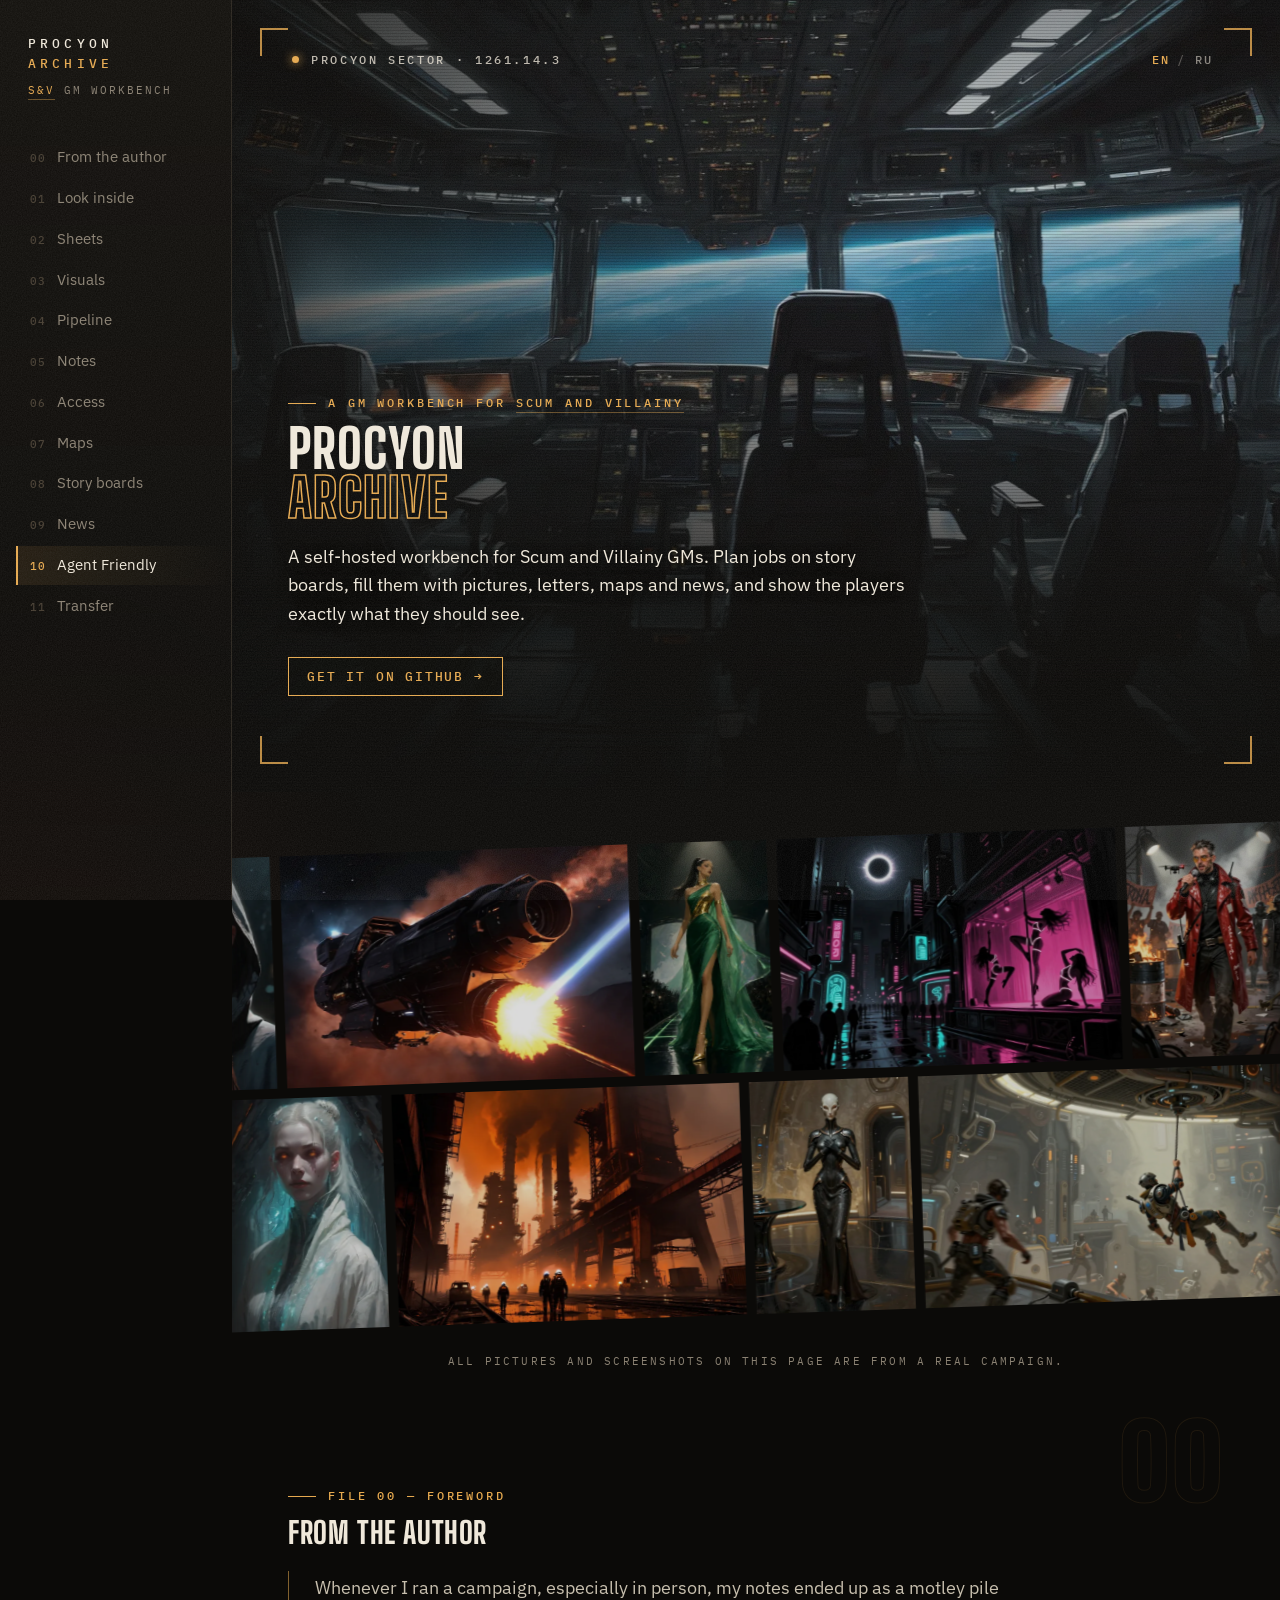
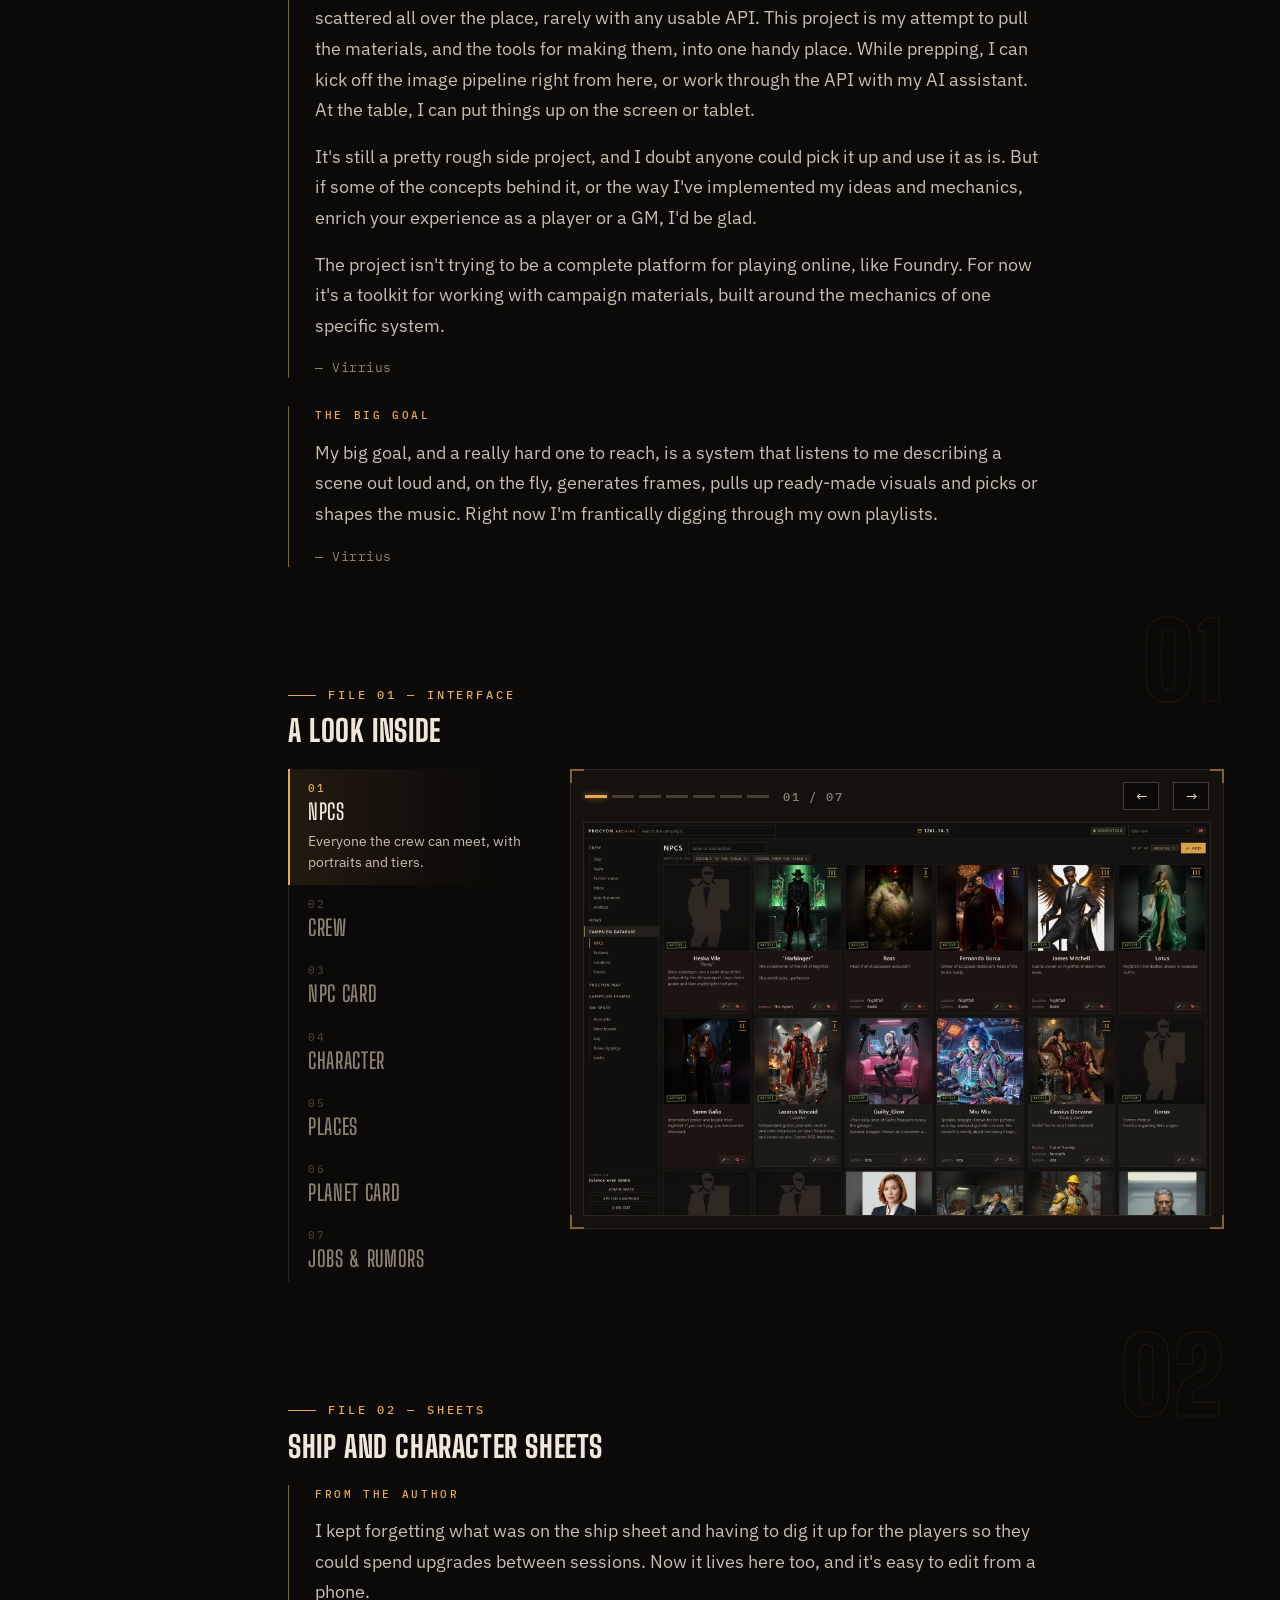
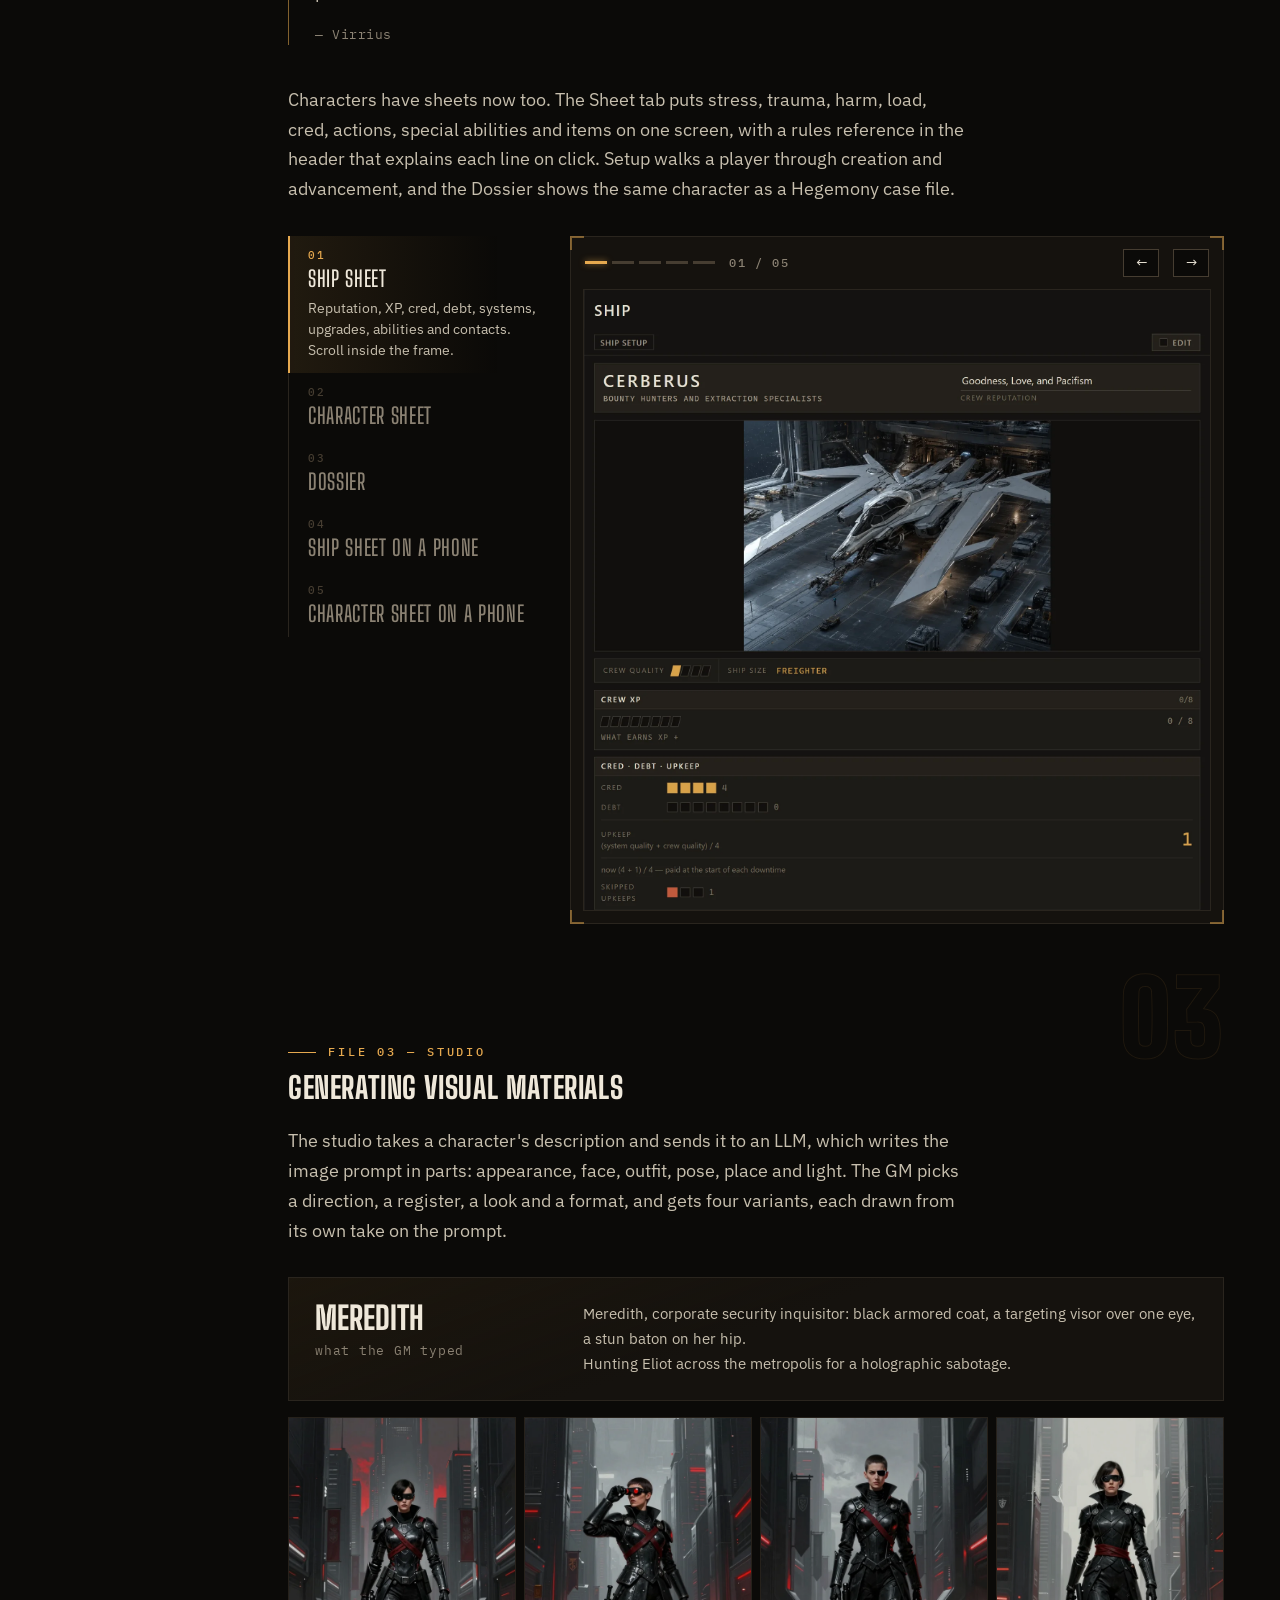
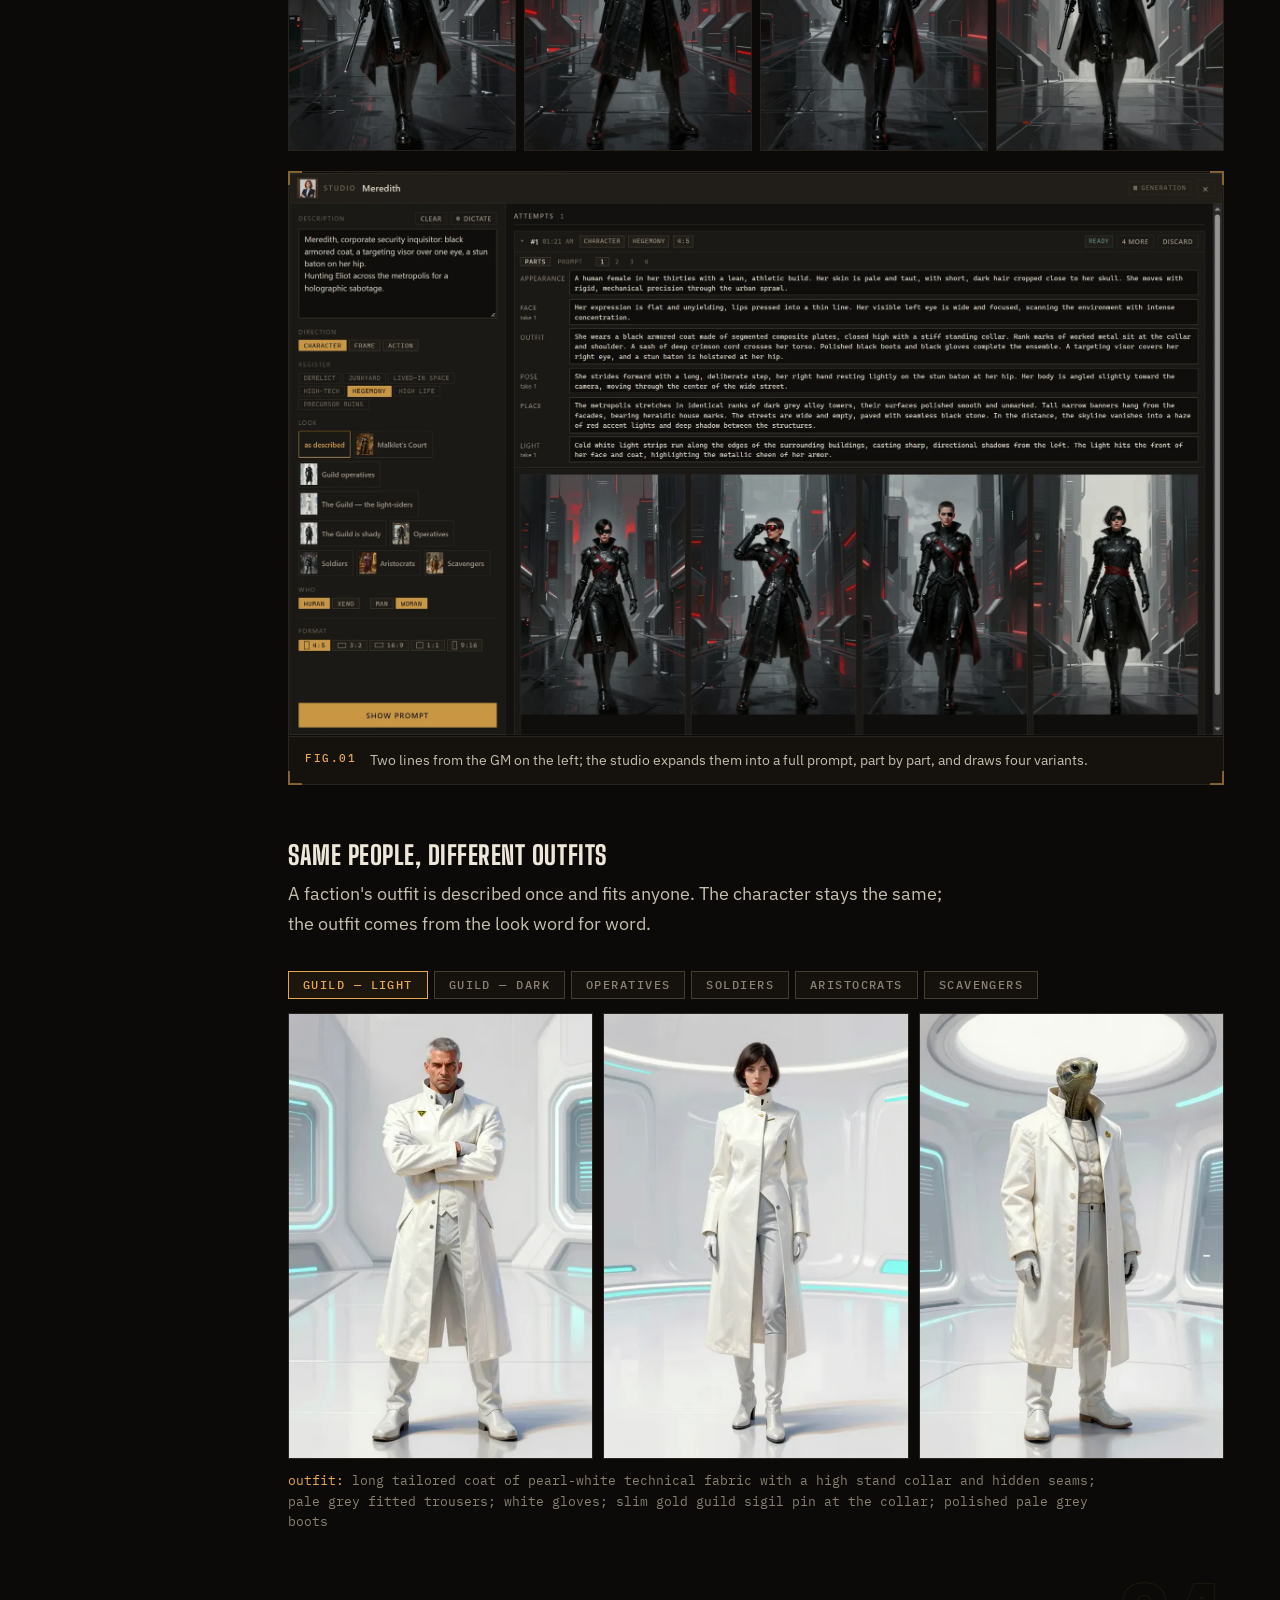
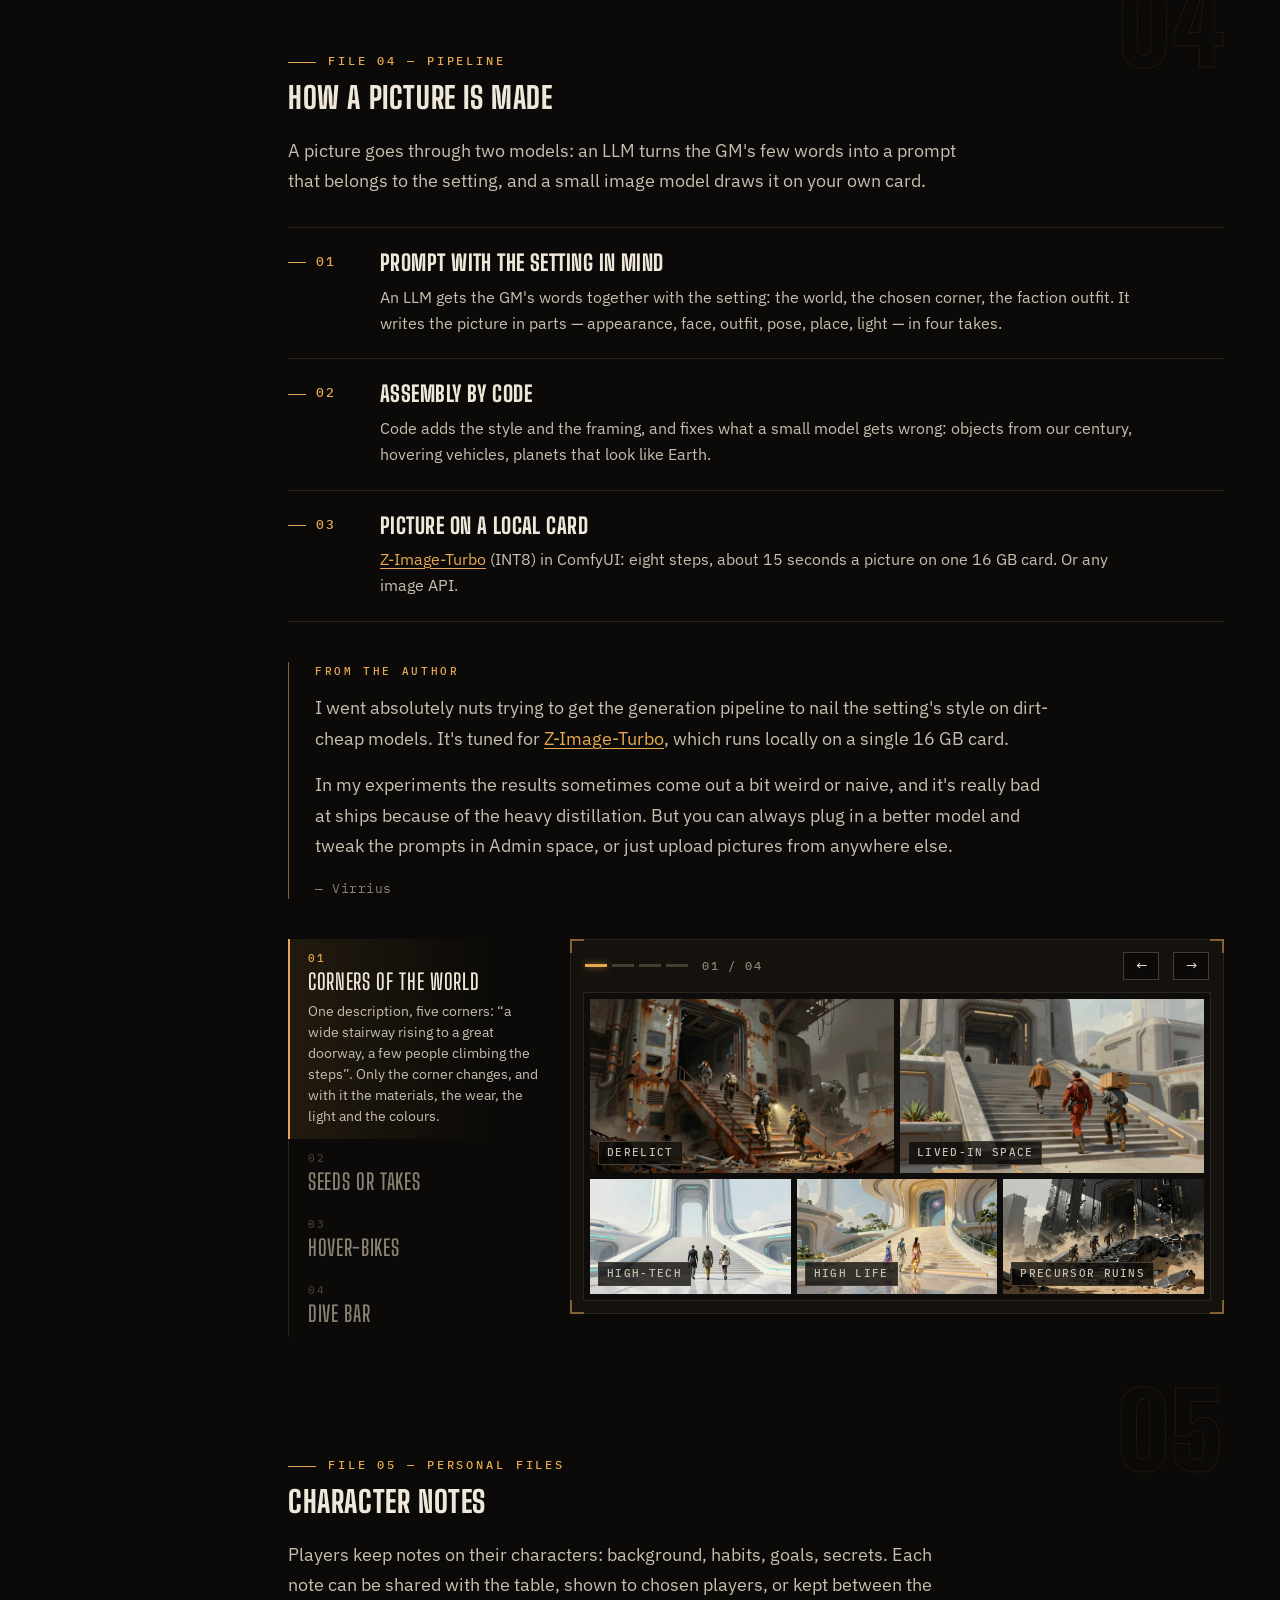
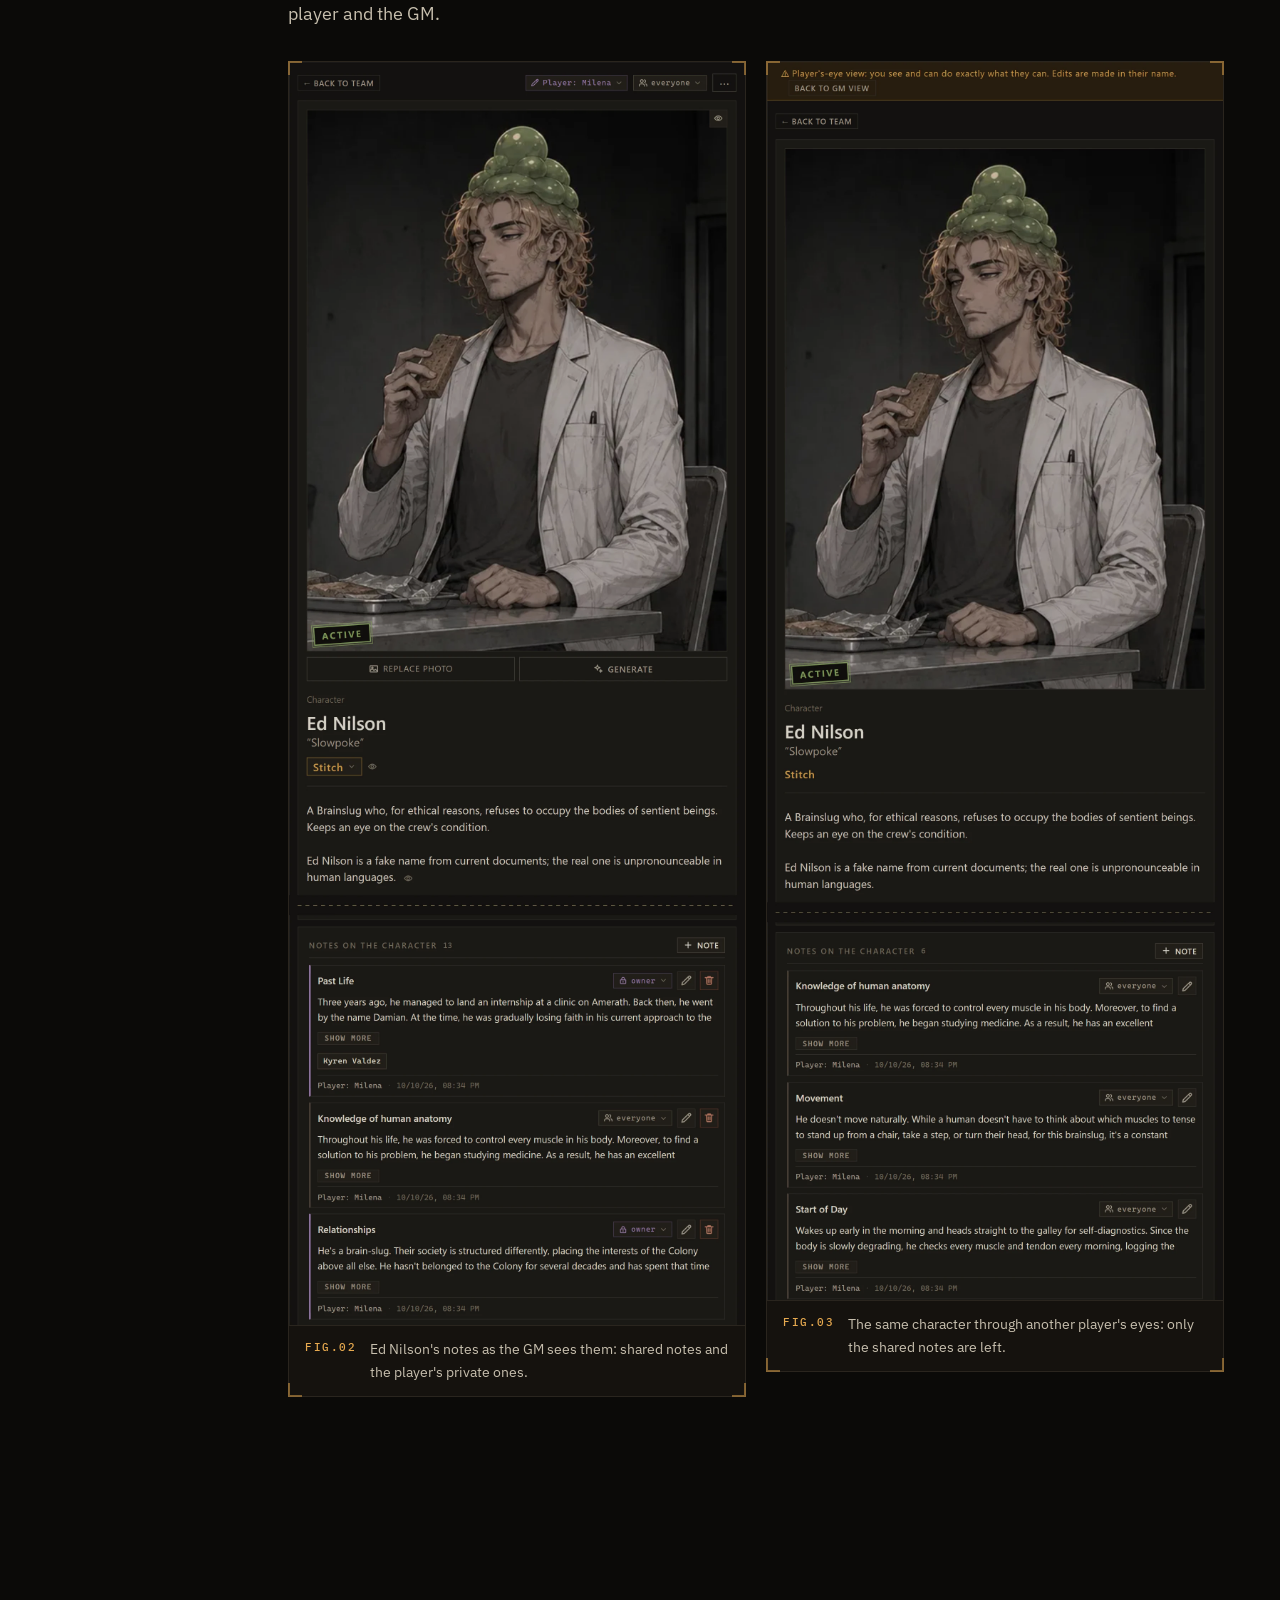
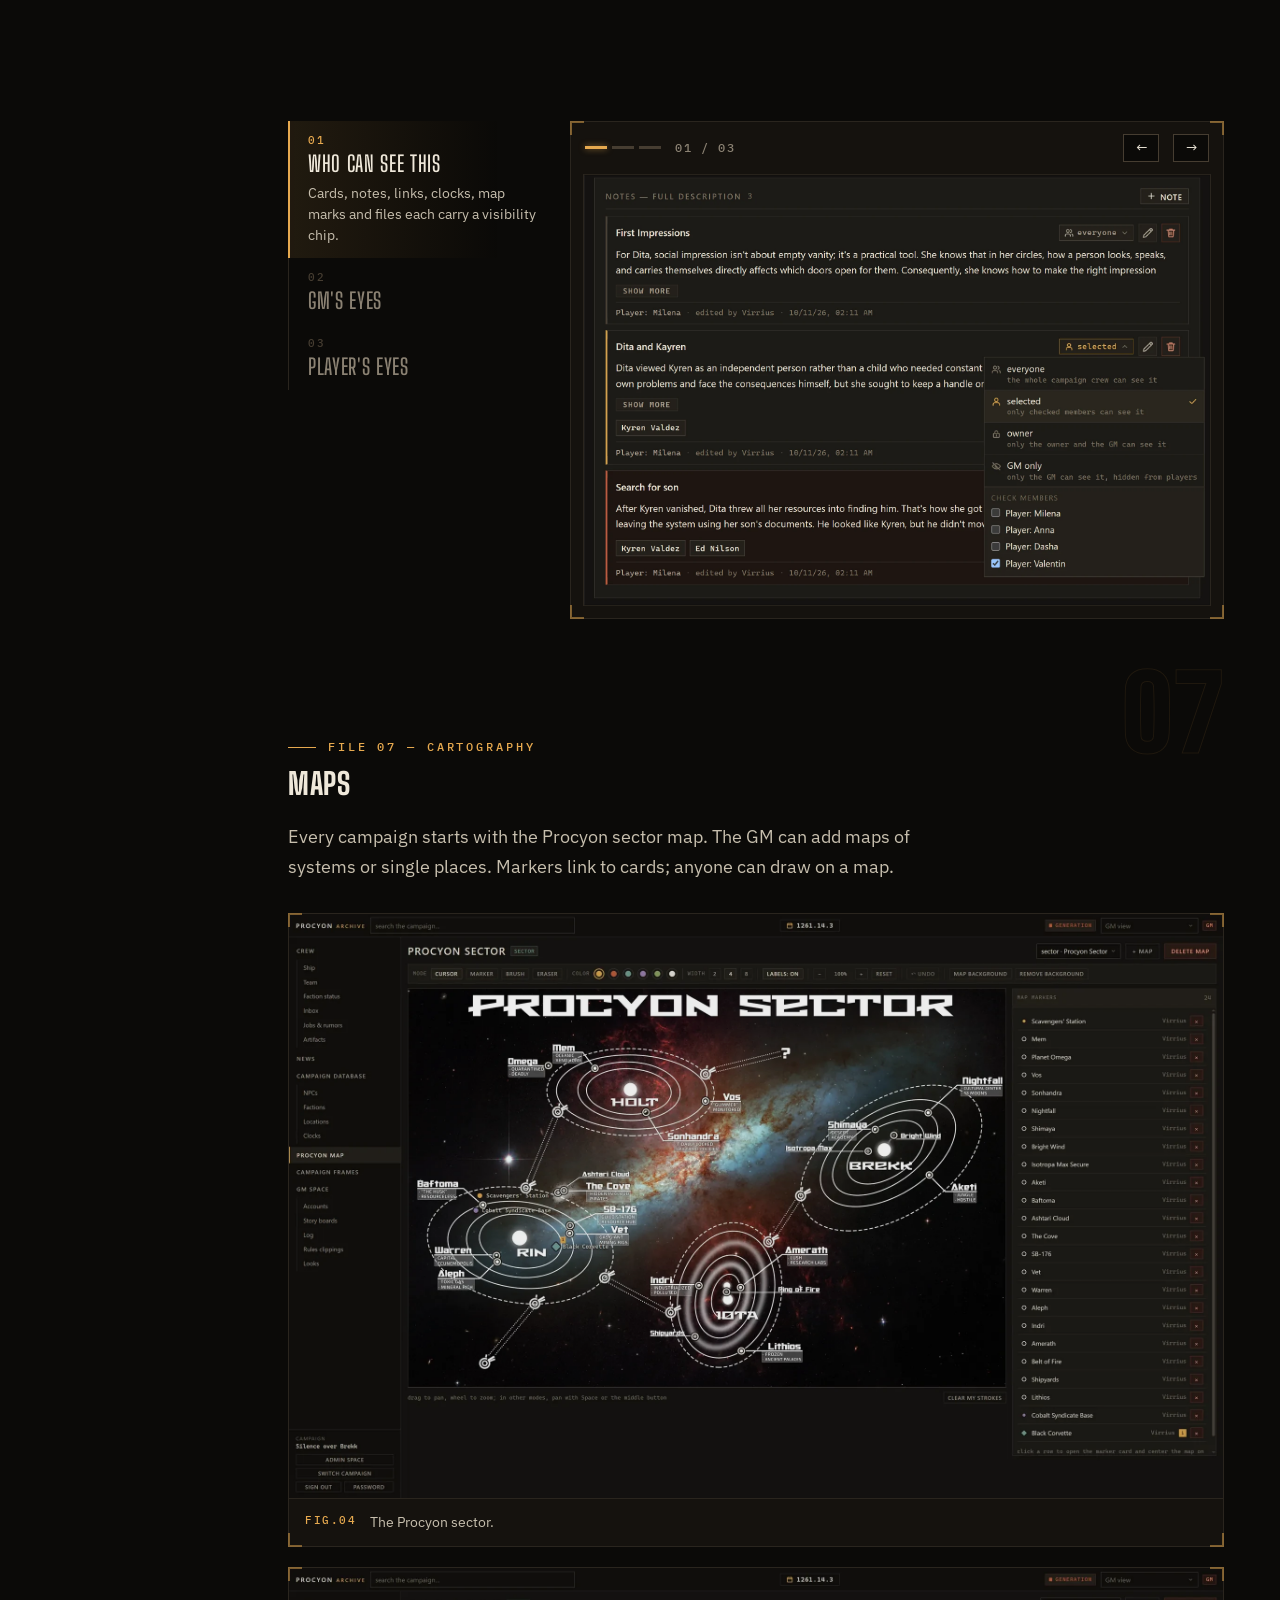
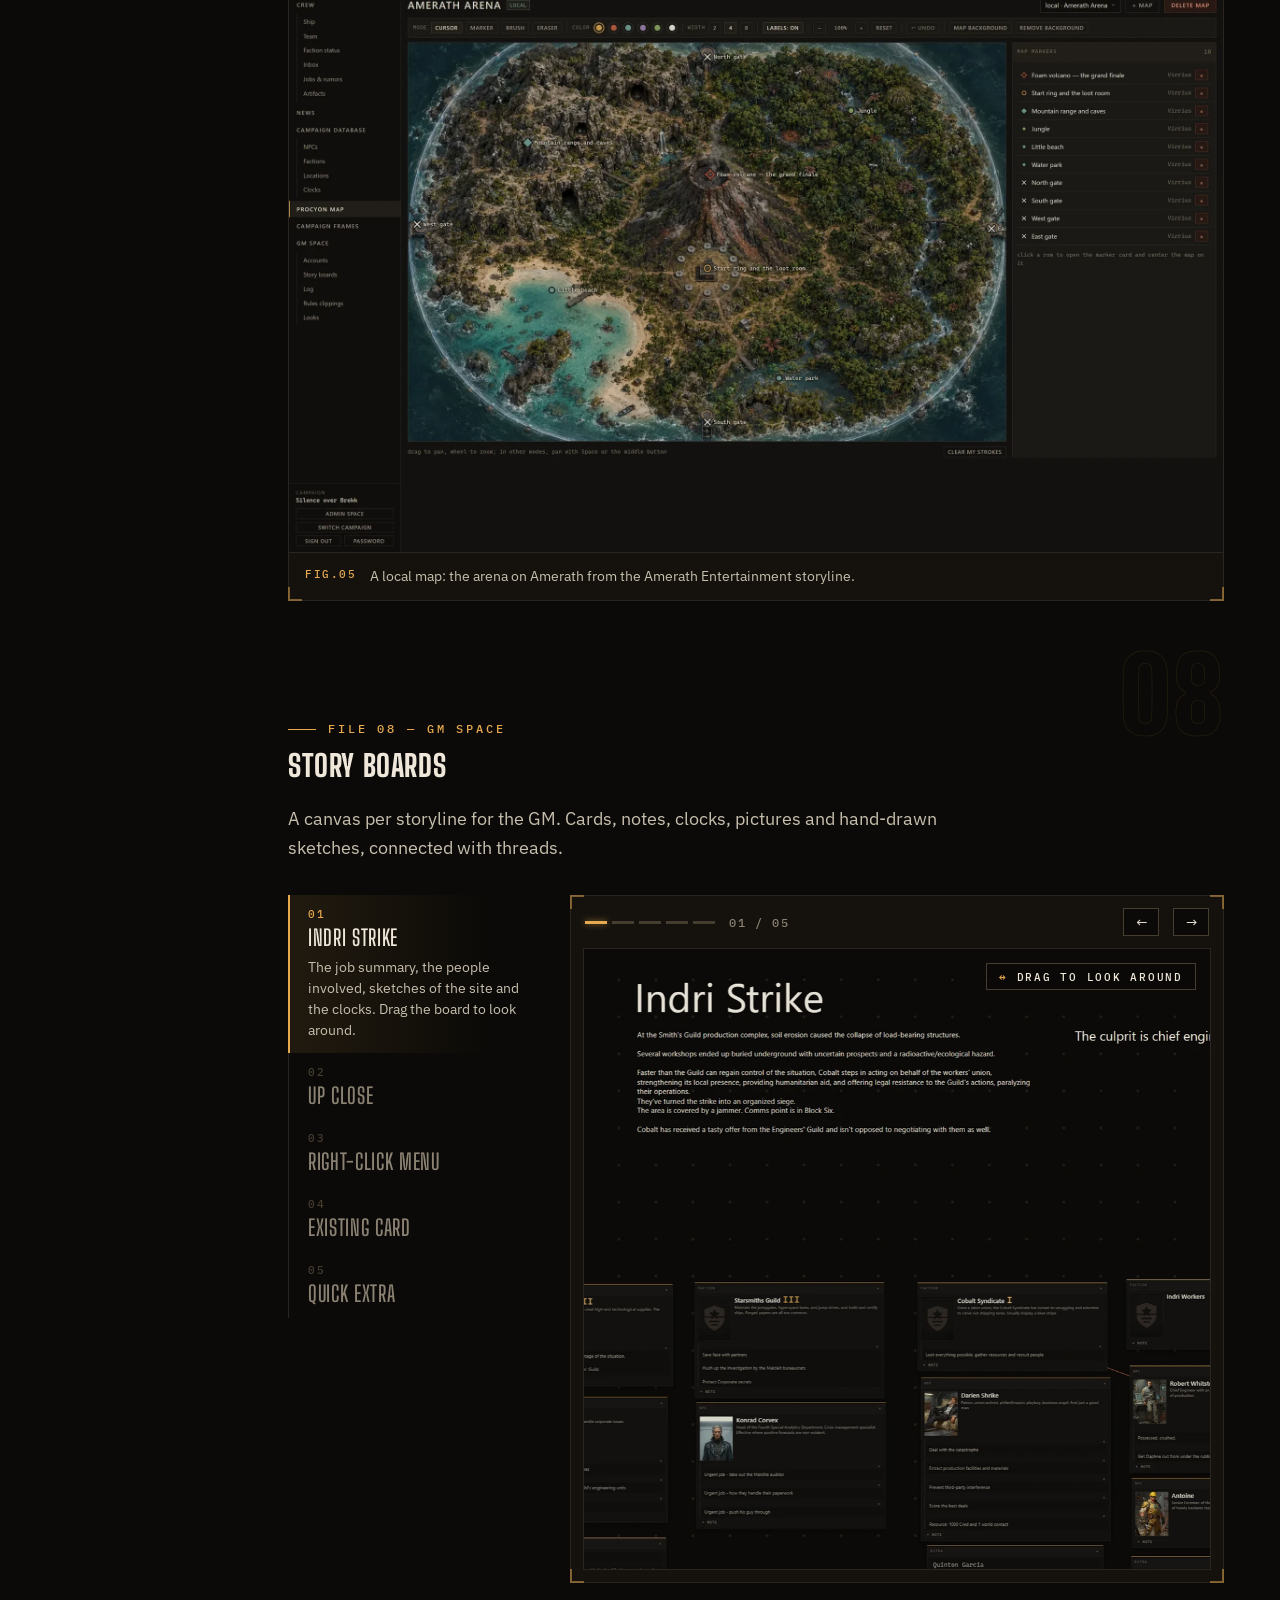
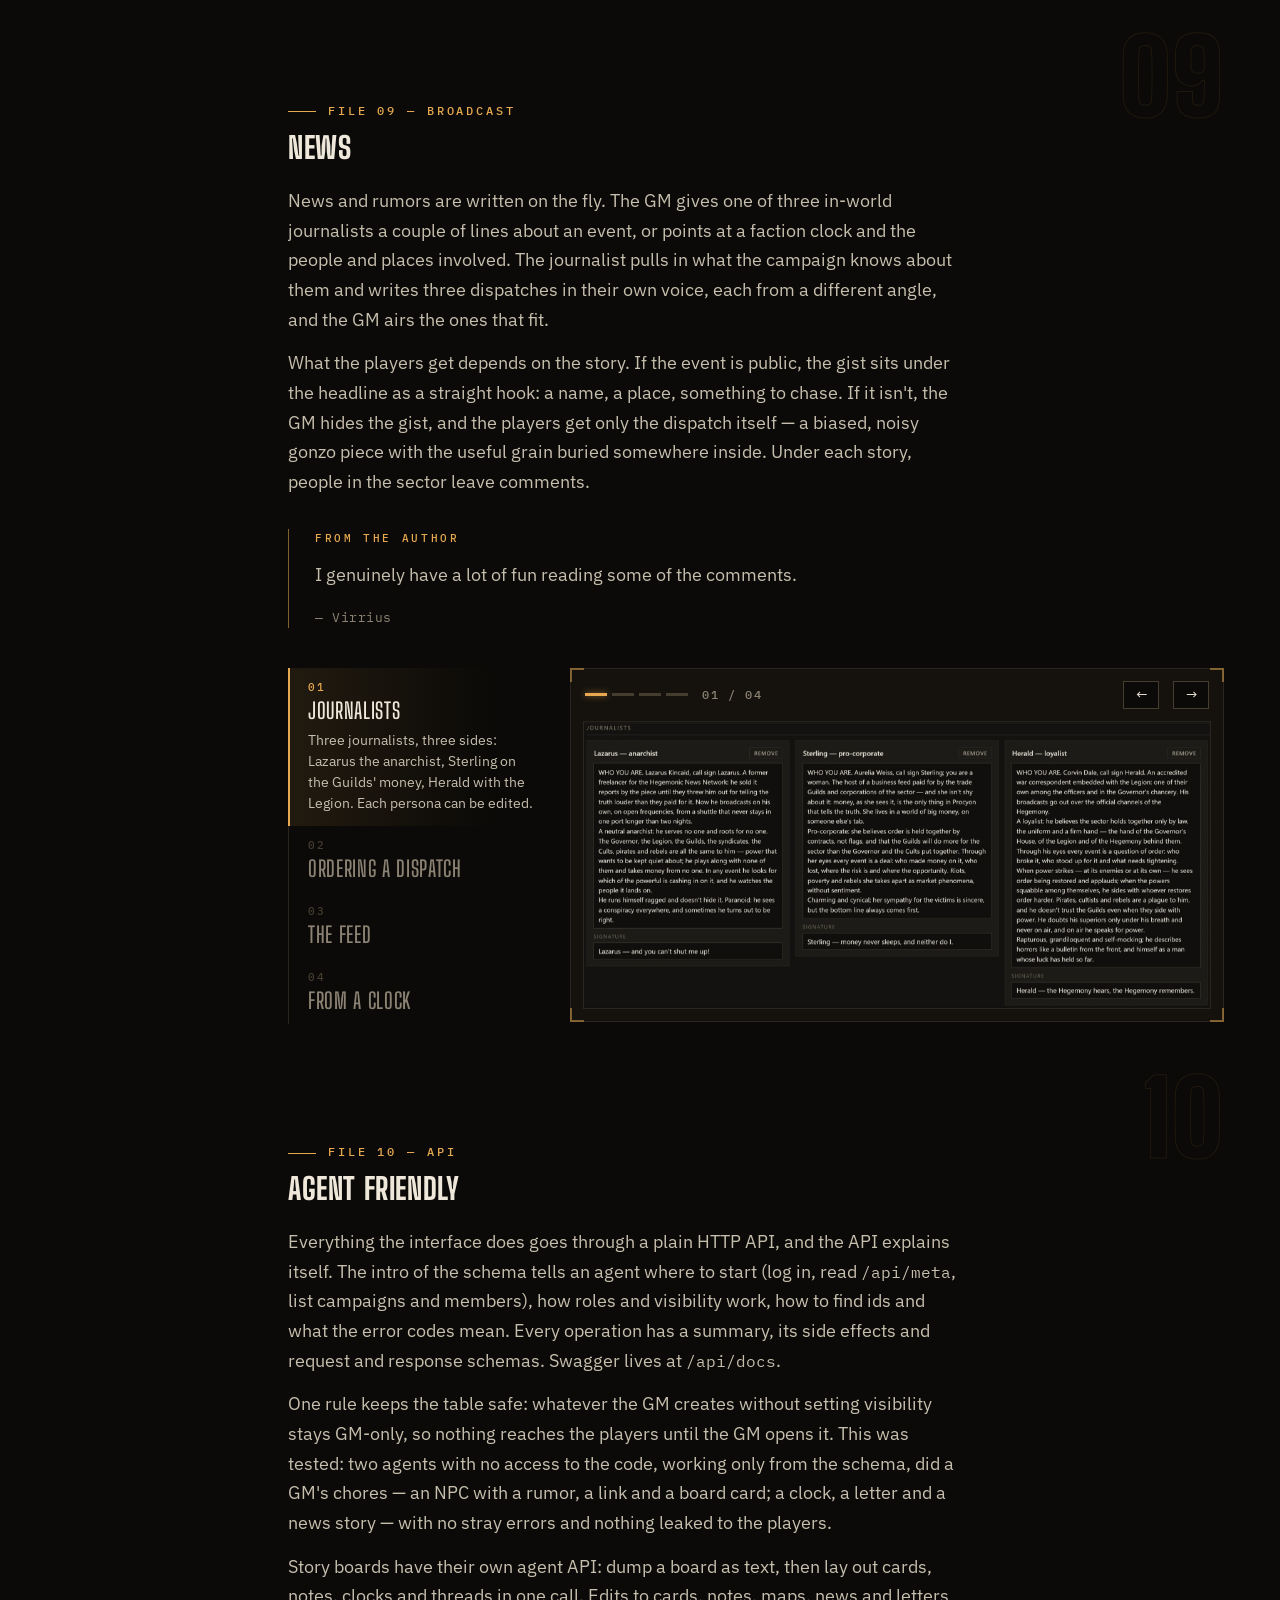
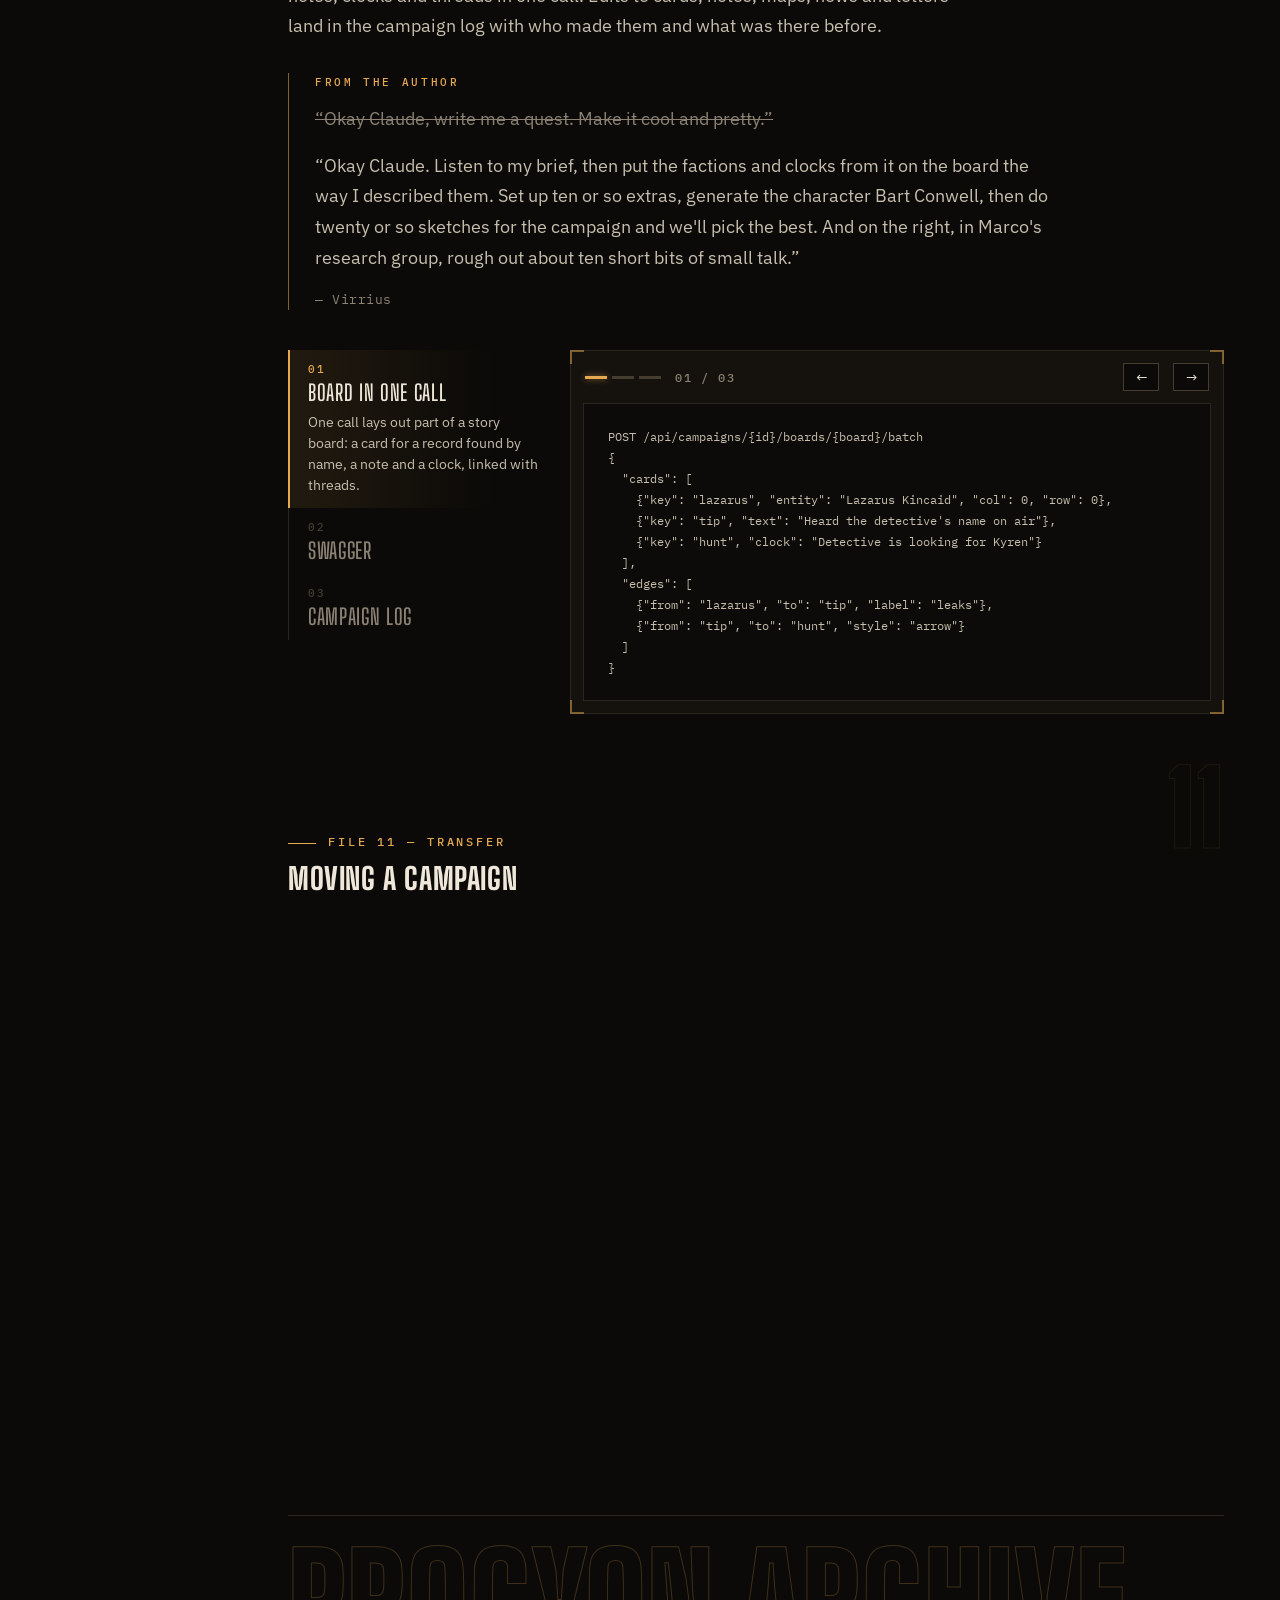
<file: index.html>
<!doctype html>
<html lang="en">
<head>
<meta charset="utf-8">
<meta name="viewport" content="width=device-width, initial-scale=1">
<title>Procyon Archive</title>
<meta name="description" content="A self-hosted workbench for Scum and Villainy GMs: story boards, pictures, letters, maps and news, shared with the players.">
<link rel="preconnect" href="https://fonts.googleapis.com">
<link rel="preconnect" href="https://fonts.gstatic.com" crossorigin>
<link href="https://fonts.googleapis.com/css2?family=Big+Shoulders+Display:wght@600;800;900&family=IBM+Plex+Mono:wght@400;500&family=IBM+Plex+Sans:wght@400;500;600&display=swap" rel="stylesheet">
<link rel="stylesheet" href="promo.css?v=bbc0ca6c">
<script>document.documentElement.classList.add('js')</script>
</head>
<body>

<div class="grain" aria-hidden="true"></div>

<aside class="side">
  <a class="brand" href="#top">PROCYON<br><b>ARCHIVE</b></a>
  <p class="brand-sub"><a class="sv-link" href="https://evilhat.com/product/scum-and-villainy/" target="_blank" rel="noopener" title="Scum and Villainy — Evil Hat Productions">S&amp;V</a> GM workbench</p>
  <nav id="nav">
    <a href="#author"><i>00</i>From the author</a>
    <a href="#screens"><i>01</i>Look inside</a>
    <a href="#all"><i>02</i>Sheets</a>
    <a href="#pictures"><i>03</i>Visuals</a>
    <a href="#pipeline"><i>04</i>Pipeline</a>
    <a href="#characters"><i>05</i>Notes</a>
    <a href="#access"><i>06</i>Access</a>
    <a href="#maps"><i>07</i>Maps</a>
    <a href="#boards"><i>08</i>Story boards</a>
    <a href="#news"><i>09</i>News</a>
    <a href="#agents"><i>10</i>Agent Friendly</a>
    <a href="#transfer"><i>11</i>Transfer</a>
  </nav>
  <div class="progress" aria-hidden="true"><i></i></div>
</aside>

<main class="content">

<header class="hero" id="top">
  <img class="hero-bg" src="art/hero.webp" alt="">
  <div class="hud">
    <span aria-hidden="true"><b class="rec"></b>Procyon sector · 1261.14.3</span>
    <nav class="lang" aria-label="Language"><span aria-current="page">EN</span><i aria-hidden="true">/</i><a href="ru/" hreflang="ru" lang="ru">RU</a></nav>
  </div>
  <div class="hero-text">
    <p class="kicker">A GM workbench for <a class="sv-link" href="https://evilhat.com/product/scum-and-villainy/" target="_blank" rel="noopener">Scum and Villainy</a></p>
    <h1 aria-label="Procyon Archive"><span data-scramble>Procyon</span><span class="outline" data-scramble>Archive</span></h1>
    <p class="lede">A self-hosted workbench for Scum and Villainy GMs. Plan jobs on story boards, fill them with pictures, letters, maps and news, and show the players exactly what they should see.</p>
    <p class="get"><a href="https://github.com/virrius/procyon-archive" target="_blank" rel="noopener">Get it on GitHub <span aria-hidden="true">→</span></a></p>
  </div>
</header>

<div class="band">
  <div class="band-in">
    <div class="float" data-dir="1">
      <div class="track">
        <img src="art/float_01.webp" data-zoom alt="">
        <img src="art/float_02.webp" data-zoom alt="">
        <img src="art/float_03.webp" data-zoom alt="">
        <img src="art/float_04.webp" data-zoom alt="">
        <img src="art/float_05.webp" data-zoom alt="">
        <img src="art/float_36.webp" data-zoom alt="">
        <img src="art/float_20.webp" data-zoom alt="">
        <img src="art/float_21.webp" data-zoom alt="">
        <img src="art/float_27.webp" data-zoom alt="">
        <img src="art/float_28.webp" data-zoom alt="">
        <img src="art/float_06.webp" data-zoom alt="">
        <img src="art/float_39.webp" data-zoom alt="">
        <img src="art/float_07.webp" data-zoom alt="">
        <img src="art/float_08.webp" data-zoom alt="">
        <img src="art/float_09.webp" data-zoom alt="">
        <img src="art/float_22.webp" data-zoom alt="">
        <img src="art/float_29.webp" data-zoom alt="">
        <img src="art/float_23.webp" data-zoom alt="">
      </div>
    </div>
    <div class="float" data-dir="-1">
      <div class="track">
        <img src="art/float_10.webp" data-zoom alt="">
        <img src="art/float_11.webp" data-zoom alt="">
        <img src="art/float_12.webp" data-zoom alt="">
        <img src="art/float_13.webp" data-zoom alt="">
        <img src="art/float_25.webp" data-zoom alt="">
        <img src="art/float_30.webp" data-zoom alt="">
        <img src="art/float_24.webp" data-zoom alt="">
        <img src="art/float_14.webp" data-zoom alt="">
        <img src="art/float_37.webp" data-zoom alt="">
        <img src="art/float_15.webp" data-zoom alt="">
        <img src="art/float_16.webp" data-zoom alt="">
        <img src="art/float_31.webp" data-zoom alt="">
        <img src="art/float_17.webp" data-zoom alt="">
        <img src="art/float_18.webp" data-zoom alt="">
        <img src="art/float_26.webp" data-zoom alt="">
        <img src="art/float_35.webp" data-zoom alt="">
        <img src="art/float_19.webp" data-zoom alt="">
      </div>
    </div>
  </div>
</div>
<p class="band-note">All pictures and screenshots on this page are from a real campaign.</p>

<section id="author">
  <div class="head" data-n="00"><p class="kicker">File 00 — Foreword</p><h2>From the author</h2></div>
  <div class="log">
    <blockquote>
      <p>Whenever I ran a campaign, especially in person, my notes ended up as a motley pile scattered all over the place, rarely with any usable API. This project is my attempt to pull the materials, and the tools for making them, into one handy place. While prepping, I can kick off the image pipeline right from here, or work through the API with my AI assistant. At the table, I can put things up on the screen or tablet.</p>
      <p>It's still a pretty rough side project, and I doubt anyone could pick it up and use it as is. But if some of the concepts behind it, or the way I've implemented my ideas and mechanics, enrich your experience as a player or a GM, I'd be glad.</p>
      <p>The project isn't trying to be a complete platform for playing online, like Foundry. For now it's a toolkit for working with campaign materials, built around the mechanics of one specific system.</p>
      <footer>— Virrius</footer>
    </blockquote>
  </div>
  <div class="log goal-log">
    <p class="kicker">The big goal</p>
    <blockquote>
      <p>My big goal, and a really hard one to reach, is a system that listens to me describing a scene out loud and, on the fly, generates frames, pulls up ready-made visuals and picks or shapes the music. Right now I'm frantically digging through my own playlists.</p>
      <footer>— Virrius</footer>
    </blockquote>
  </div>
</section>

<section id="screens">
  <div class="head" data-n="01"><p class="kicker">File 01 — Interface</p><h2>A look inside</h2></div>
  <div class="viewer" data-mode="snap">
    <div class="tabs" role="tablist">
      <button type="button" role="tab"><b>01</b>NPCs<span>Everyone the crew can meet, with portraits and tiers.</span></button>
      <button type="button" role="tab"><b>02</b>Crew<span>Player characters, grouped by player.</span></button>
      <button type="button" role="tab"><b>03</b>NPC card<span>Description, links, clocks and pictures.</span></button>
      <button type="button" role="tab"><b>04</b>Character<span>The character sheet: stress, harm, actions, special abilities and items.</span></button>
      <button type="button" role="tab"><b>05</b>Places<span>Planets, stations and districts, by system.</span></button>
      <button type="button" role="tab"><b>06</b>Planet card<span>The rule from the book, kept as a GM note.</span></button>
      <button type="button" role="tab"><b>07</b>Jobs &amp; rumors<span>Work on offer and rumors, with payoff, faction and who can see them.</span></button>
    </div>
    <div class="screen">
      <div class="screen-bar">
        <span class="ticks"></span>
        <span class="count"></span>
        <button type="button" data-step="-1" aria-label="Previous">←</button>
        <button type="button" data-step="1" aria-label="Next">→</button>
      </div>
      <div class="slides">
        <figure><img src="shots/npcs.webp" data-zoom alt="NPCs" loading="lazy"></figure>
        <figure><img src="shots/app_team.webp" data-zoom alt="Crew" loading="lazy"></figure>
        <figure><img src="shots/app_dossier.webp" data-zoom alt="An NPC card" loading="lazy"></figure>
        <figure><img src="shots/app_pc.webp" data-zoom alt="A character sheet" loading="lazy"></figure>
        <figure><img src="shots/locations.webp" data-zoom alt="Places" loading="lazy"></figure>
        <figure><img src="shots/app_place.webp" data-zoom alt="A planet card" loading="lazy"></figure>
        <figure><img src="shots/app_jobs.webp" data-zoom alt="Jobs and rumors" loading="lazy"></figure>
      </div>
    </div>
  </div>
</section>

<section id="all">
  <div class="head" data-n="02"><p class="kicker">File 02 — Sheets</p><h2>Ship and character sheets</h2></div>
  <div class="log pipe-log">
    <p class="kicker">From the author</p>
    <blockquote>
      <p>I kept forgetting what was on the ship sheet and having to dig it up for the players so they could spend upgrades between sessions. Now it lives here too, and it's easy to edit from a phone.</p>
      <footer>— Virrius</footer>
    </blockquote>
  </div>
  <p class="note">Characters have sheets now too. The Sheet tab puts stress, trauma, harm, load, cred, actions, special abilities and items on one screen, with a rules reference in the header that explains each line on click. Setup walks a player through creation and advancement, and the Dossier shows the same character as a Hegemony case file.</p>
  <div class="viewer">
    <div class="tabs" role="tablist">
      <button type="button" role="tab"><b>01</b>Ship sheet<span>Reputation, XP, cred, debt, systems, upgrades, abilities and contacts. Scroll inside the frame.</span></button>
      <button type="button" role="tab"><b>02</b>Character sheet<span>Stress, trauma, harm, load and cred on the left; actions, special abilities and items on the right; the rules reference in the header.</span></button>
      <button type="button" role="tab"><b>03</b>Dossier<span>The same character through the Hegemony's eyes: the investigator's summary, psych profile, training and case attachments. Scroll inside the frame.</span></button>
      <button type="button" role="tab"><b>04</b>Ship sheet on a phone<span>The same ship sheet on a phone screen.</span></button>
      <button type="button" role="tab"><b>05</b>Character sheet on a phone<span>The top panel scrolls away and leaves two arrows, back and up; the rules reference sits folded under the name.</span></button>
    </div>
    <div class="screen">
      <div class="screen-bar">
        <span class="ticks"></span>
        <span class="count"></span>
        <button type="button" data-step="-1" aria-label="Previous">←</button>
        <button type="button" data-step="1" aria-label="Next">→</button>
      </div>
      <div class="slides">
        <div class="pane"><div class="scroll"><img src="shots/ship_full.webp" data-zoom alt="The full ship sheet" loading="lazy" width="1740" height="4250"></div></div>
        <div class="pane"><img src="shots/char_full.webp" data-zoom alt="A character sheet" loading="lazy" width="1740" height="1328"></div>
        <div class="pane"><div class="scroll"><img src="shots/char_dossier.webp" data-zoom alt="A character dossier" loading="lazy" width="1740" height="2304"></div></div>
        <div class="pane"><div class="phones"><img src="shots/phone_ship.webp" data-zoom alt="The ship sheet on a phone" loading="lazy" width="780" height="1688"></div></div>
        <div class="pane"><div class="phones"><img src="shots/phone_char.webp" data-zoom alt="A character sheet on a phone" loading="lazy" width="780" height="1688"><img src="shots/phone_char_scroll.webp" data-zoom alt="A character sheet scrolled down on a phone" loading="lazy" width="780" height="1688"></div></div>
      </div>
    </div>
  </div>
</section>

<section id="pictures">
  <div class="head" data-n="03"><p class="kicker">File 03 — Studio</p><h2>Generating visual materials</h2></div>
  <p class="note">The studio takes a character's description and sends it to an LLM, which writes the image prompt in parts: appearance, face, outfit, pose, place and light. The GM picks a direction, a register, a look and a format, and gets four variants, each drawn from its own take on the prompt.</p>
  <div class="example">
    <div class="desc">
      <p class="who">Meredith <span>what the GM typed</span></p>
      <p>Meredith, corporate security inquisitor: black armored coat, a targeting visor over one eye, a stun baton on her hip.<br>Hunting Eliot across the metropolis for a holographic sabotage.</p>
    </div>
    <div class="four">
      <img src="art/meredith_0.webp" data-zoom alt="Meredith, variant 1" loading="lazy">
      <img src="art/meredith_1.webp" data-zoom alt="Meredith, variant 2" loading="lazy">
      <img src="art/meredith_2.webp" data-zoom alt="Meredith, variant 3" loading="lazy">
      <img src="art/meredith_3.webp" data-zoom alt="Meredith, variant 4" loading="lazy">
    </div>
  </div>
  <div class="stack">
    <figure class="shot">
      <img src="shots/studio.webp" data-zoom alt="The studio" loading="lazy" width="2000" height="1207">
      <figcaption>Two lines from the GM on the left; the studio expands them into a full prompt, part by part, and draws four variants.</figcaption>
    </figure>
  </div>
  <div class="looks">
    <h3>Same people, different outfits</h3>
    <p class="note">A faction's outfit is described once and fits anyone. The character stays the same; the outfit comes from the look word for word.</p>
    <div class="look-tabs" id="look-tabs" role="tablist"></div>
    <div class="trio" id="look-trio"></div>
    <p class="outfit" id="look-line"></p>
  </div>
</section>

<section id="pipeline">
  <div class="head" data-n="04"><p class="kicker">File 04 — Pipeline</p><h2>How a picture is made</h2></div>
  <p class="note">A picture goes through two models: an LLM turns the GM's few words into a prompt that belongs to the setting, and a small image model draws it on your own card.</p>

  <ol class="pipe-steps">
    <li>
      <b class="pipe-n">01</b>
      <div>
        <h3>Prompt with the setting in mind</h3>
        <p>An LLM gets the GM's words together with the setting: the world, the chosen corner, the faction outfit. It writes the picture in parts — appearance, face, outfit, pose, place, light — in four takes.</p>
      </div>
    </li>
    <li>
      <b class="pipe-n">02</b>
      <div>
        <h3>Assembly by code</h3>
        <p>Code adds the style and the framing, and fixes what a small model gets wrong: objects from our century, hovering vehicles, planets that look like Earth.</p>
      </div>
    </li>
    <li>
      <b class="pipe-n">03</b>
      <div>
        <h3>Picture on a local card</h3>
        <p><a href="https://huggingface.co/Comfy-Org/z_image_turbo">Z-Image-Turbo</a> (INT8) in ComfyUI: eight steps, about 15 seconds a picture on one 16 GB card. Or any image API.</p>
      </div>
    </li>
  </ol>

  <div class="log pipe-log">
    <p class="kicker">From the author</p>
    <blockquote>
      <p>I went absolutely nuts trying to get the generation pipeline to nail the setting's style on dirt-cheap models. It's tuned for <a href="https://huggingface.co/Comfy-Org/z_image_turbo">Z-Image-Turbo</a>, which runs locally on a single 16 GB card.</p>
      <p>In my experiments the results sometimes come out a bit weird or naive, and it's really bad at ships because of the heavy distillation. But you can always plug in a better model and tweak the prompts in Admin space, or just upload pictures from anywhere else.</p>
      <footer>— Virrius</footer>
    </blockquote>
  </div>

  <div class="viewer">
    <div class="tabs" role="tablist">
      <button type="button" role="tab"><b>01</b>Corners of the world<span>One description, five corners: “a wide stairway rising to a great doorway, a few people climbing the steps”. Only the corner changes, and with it the materials, the wear, the light and the colours.</span></button>
      <button type="button" role="tab"><b>02</b>Seeds or takes<span>“A free-trader pilot in his forties, helmet under his arm.” Four seeds of one prompt give near-copies; four takes written by the LLM give four different moments of the same man.</span></button>
      <button type="button" role="tab"><b>03</b>Hover-bikes<span>The word “bike” drew motorcycles on wheels. Now anything that hovers becomes a jet-sled, with its height above the sand and its shadow.</span></button>
      <button type="button" role="tab"><b>04</b>Dive bar<span>A shoot-out in a dive bar came out as three people posing in a hangar. Now the place says what it is, and the shot has both sides, the flashes and the smoke.</span></button>
    </div>
    <div class="screen">
      <div class="screen-bar">
        <span class="ticks"></span>
        <span class="count"></span>
        <button type="button" data-step="-1" aria-label="Previous">←</button>
        <button type="button" data-step="1" aria-label="Next">→</button>
      </div>
      <div class="slides">
        <div class="pane"><div class="pipe-corners">
      <div class="pipe-cell"><img src="art/pipe_corner_0.webp" data-zoom alt="Stairway, derelict" loading="lazy" width="640" height="366"><span class="pipe-tag">derelict</span></div>
      <div class="pipe-cell"><img src="art/pipe_corner_1.webp" data-zoom alt="Stairway, lived-in space" loading="lazy" width="640" height="366"><span class="pipe-tag">lived-in space</span></div>
      <div class="pipe-cell"><img src="art/pipe_corner_2.webp" data-zoom alt="Stairway, high-tech" loading="lazy" width="640" height="366"><span class="pipe-tag">high-tech</span></div>
      <div class="pipe-cell"><img src="art/pipe_corner_3.webp" data-zoom alt="Stairway, high life" loading="lazy" width="640" height="366"><span class="pipe-tag">high life</span></div>
      <div class="pipe-cell"><img src="art/pipe_corner_4.webp" data-zoom alt="Stairway, precursor ruins" loading="lazy" width="640" height="366"><span class="pipe-tag">precursor ruins</span></div>
    </div></div>
        <div class="pane"><div class="pipe-rows">
      <p class="pipe-label">One prompt, <br>four seeds</p>
      <div class="pipe-four">
        <img src="art/pipe_seeds_0.webp" data-zoom alt="Pilot, one prompt, seed 1" loading="lazy" width="400" height="585">
        <img src="art/pipe_seeds_1.webp" data-zoom alt="Pilot, one prompt, seed 2" loading="lazy" width="400" height="585">
        <img src="art/pipe_seeds_2.webp" data-zoom alt="Pilot, one prompt, seed 3" loading="lazy" width="400" height="585">
        <img src="art/pipe_seeds_3.webp" data-zoom alt="Pilot, one prompt, seed 4" loading="lazy" width="400" height="585">
      </div>
      <p class="pipe-label on">Four takes <br>by the LLM</p>
      <div class="pipe-four">
        <img src="art/pipe_takes_0.webp" data-zoom alt="Pilot, take 1" loading="lazy" width="400" height="585">
        <img src="art/pipe_takes_1.webp" data-zoom alt="Pilot, take 2" loading="lazy" width="400" height="585">
        <img src="art/pipe_takes_2.webp" data-zoom alt="Pilot, take 3" loading="lazy" width="400" height="585">
        <img src="art/pipe_takes_3.webp" data-zoom alt="Pilot, take 4" loading="lazy" width="400" height="585">
      </div>
    </div></div>
        <div class="pane"><div class="pipe-pair">
        <div class="pipe-cell"><img src="art/pipe_fix_chase_before.webp" data-zoom alt="Chase before the fix: motorcycles" loading="lazy" width="640" height="366"><span class="pipe-tag">before</span></div>
        <div class="pipe-cell"><img src="art/pipe_fix_chase_after.webp" data-zoom alt="Chase after the fix: jet-sleds" loading="lazy" width="640" height="366"><span class="pipe-tag on">after</span></div>
      </div></div>
        <div class="pane"><div class="pipe-pair">
        <div class="pipe-cell"><img src="art/pipe_fix_cantina_before.webp" data-zoom alt="Bar fight before the fix: three people posing in a hangar" loading="lazy" width="640" height="366"><span class="pipe-tag">before</span></div>
        <div class="pipe-cell"><img src="art/pipe_fix_cantina_after.webp" data-zoom alt="Bar fight after the fix: a shoot-out across the bar" loading="lazy" width="640" height="366"><span class="pipe-tag on">after</span></div>
      </div></div>
      </div>
    </div>
  </div>
</section>

<section id="characters">
  <div class="head" data-n="05"><p class="kicker">File 05 — Personal files</p><h2>Character notes</h2></div>
  <p class="note">Players keep notes on their characters: background, habits, goals, secrets. Each note can be shared with the table, shown to chosen players, or kept between the player and the GM.</p>
  <div class="pair">
    <figure class="shot">
      <img src="shots/pc_notes.webp" data-zoom alt="Character notes as the GM sees them" loading="lazy" width="1280" height="3544">
      <figcaption>Ed Nilson's notes as the GM sees them: shared notes and the player's private ones.</figcaption>
    </figure>
    <figure class="shot">
      <img src="shots/pc_notes_other.webp" data-zoom alt="The same notes through another player's eyes" loading="lazy" width="1280" height="3474">
      <figcaption>The same character through another player's eyes: only the shared notes are left.</figcaption>
    </figure>
  </div>
</section>

<section id="access">
  <div class="head" data-n="06"><p class="kicker">File 06 — Access</p><h2>Access control</h2></div>
  <p class="note">Almost everything in a campaign has an audience: everyone, selected players, the owner and the GM, or the GM alone. Each player gets only what is open to them, and the GM can open any page through a player's eyes.</p>
  <div class="viewer">
    <div class="tabs" role="tablist">
      <button type="button" role="tab"><b>01</b>Who can see this<span>Cards, notes, links, clocks, map marks and files each carry a visibility chip.</span></button>
      <button type="button" role="tab"><b>02</b>GM's eyes<span>Dita Valdez as the GM sees her: a hidden location, a GM-only link to her enemy, and three notes for three audiences.</span></button>
      <button type="button" role="tab"><b>03</b>Player's eyes<span>The same page for Valentin: no location, no enemy link, no secret note. The note shared with him stays.</span></button>
    </div>
    <div class="screen">
      <div class="screen-bar">
        <span class="ticks"></span>
        <span class="count"></span>
        <button type="button" data-step="-1" aria-label="Previous">←</button>
        <button type="button" data-step="1" aria-label="Next">→</button>
      </div>
      <div class="slides">
        <div class="pane"><img src="shots/acl_picker.webp" data-zoom alt="The visibility menu on a note" loading="lazy" width="1740" height="1196"></div>
        <div class="pane"><img src="shots/acl_gm.webp" data-zoom alt="An NPC page seen by the GM" loading="lazy" width="1740" height="2908"></div>
        <div class="pane"><img src="shots/acl_player.webp" data-zoom alt="The same NPC page seen by a player" loading="lazy" width="1740" height="2908"></div>
      </div>
    </div>
  </div>
</section>

<section id="maps">
  <div class="head" data-n="07"><p class="kicker">File 07 — Cartography</p><h2>Maps</h2></div>
  <p class="note">Every campaign starts with the Procyon sector map. The GM can add maps of systems or single places. Markers link to cards; anyone can draw on a map.</p>
  <div class="stack">
    <figure class="shot">
      <img src="shots/map.webp" data-zoom alt="Procyon sector map" loading="lazy">
      <figcaption>The Procyon sector.</figcaption>
    </figure>
    <figure class="shot">
      <img src="shots/map_arena.webp" data-zoom alt="Amerath Arena map" loading="lazy">
      <figcaption>A local map: the arena on Amerath from the Amerath Entertainment storyline.</figcaption>
    </figure>
  </div>
</section>

<section id="boards">
  <div class="head" data-n="08"><p class="kicker">File 08 — GM space</p><h2>Story boards</h2></div>
  <p class="note">A canvas per storyline for the GM. Cards, notes, clocks, pictures and hand-drawn sketches, connected with threads.</p>
  <div class="viewer">
    <div class="tabs" role="tablist">
      <button type="button" role="tab"><b>01</b>Indri Strike<span>The job summary, the people involved, sketches of the site and the clocks. Drag the board to look around.</span></button>
      <button type="button" role="tab"><b>02</b>Up close<span>Sketches and clocks on the same board.</span></button>
      <button type="button" role="tab"><b>03</b>Right-click menu<span>Right-click the canvas: take an existing card, create a new NPC, item, faction, place or clock, or drop text, an image, a drawing pad or an extra.</span></button>
      <button type="button" role="tab"><b>04</b>Existing card<span>Find any record of the campaign and pin it to the board.</span></button>
      <button type="button" role="tab"><b>05</b>Quick extra<span>A one-scene NPC: pick one of nine rolled names, from the setting or from the real world by country or region, say who they are, place it.</span></button>
    </div>
    <div class="screen">
      <div class="screen-bar">
        <span class="ticks"></span>
        <span class="count"></span>
        <button type="button" data-step="-1" aria-label="Previous">←</button>
        <button type="button" data-step="1" aria-label="Next">→</button>
      </div>
      <div class="slides">
        <div class="pane pano-fig">
          <div class="pano" data-start="0.39"><img src="shots/board_indri.webp" data-zoom="full" alt="The Indri Strike board" loading="lazy" draggable="false" width="3600" height="1846"></div>
          <span class="pano-hint" aria-hidden="true">Drag to look around</span>
        </div>
        <div class="pane"><img src="shots/board_sketches.webp" data-zoom alt="Sketches and clocks on the board" loading="lazy"></div>
        <div class="pane"><img src="shots/board_menu.webp" data-zoom alt="The right-click menu on a story board" loading="lazy" width="1600" height="1466"></div>
        <div class="pane"><img src="shots/board_menu_2.webp" data-zoom alt="Pinning an existing card" loading="lazy" width="1562" height="880"></div>
        <div class="pane"><img src="shots/board_menu_3.webp" data-zoom alt="Creating a quick extra" loading="lazy" width="1560" height="1448"></div>
      </div>
    </div>
  </div>
</section>

<section id="news">
  <div class="head" data-n="09"><p class="kicker">File 09 — Broadcast</p><h2>News</h2></div>
  <p class="note">News and rumors are written on the fly. The GM gives one of three in-world journalists a couple of lines about an event, or points at a faction clock and the people and places involved. The journalist pulls in what the campaign knows about them and writes three dispatches in their own voice, each from a different angle, and the GM airs the ones that fit.</p>
  <p class="note">What the players get depends on the story. If the event is public, the gist sits under the headline as a straight hook: a name, a place, something to chase. If it isn't, the GM hides the gist, and the players get only the dispatch itself — a biased, noisy gonzo piece with the useful grain buried somewhere inside. Under each story, people in the sector leave comments.</p>
  <div class="log pipe-log">
    <p class="kicker">From the author</p>
    <blockquote>
      <p>I genuinely have a lot of fun reading some of the comments.</p>
      <footer>— Virrius</footer>
    </blockquote>
  </div>
  <div class="viewer">
    <div class="tabs" role="tablist">
      <button type="button" role="tab"><b>01</b>Journalists<span>Three journalists, three sides: Lazarus the anarchist, Sterling on the Guilds' money, Herald with the Legion. Each persona can be edited.</span></button>
      <button type="button" role="tab"><b>02</b>Ordering a dispatch<span>Pick a journalist, link records and clocks, write what happened.</span></button>
      <button type="button" role="tab"><b>03</b>The feed<span>Stories on air with comments from people in the sector. Scroll inside the frame.</span></button>
      <button type="button" role="tab"><b>04</b>From a clock<span>Right-click a faction clock on a story board, pick “news about this” and leave “What happened” empty: the journalist picks the event from the clock and its faction. The story airs linked to the clock, and the clock doesn't move. Scroll inside the frame.</span></button>
    </div>
    <div class="screen">
      <div class="screen-bar">
        <span class="ticks"></span>
        <span class="count"></span>
        <button type="button" data-step="-1" aria-label="Previous">←</button>
        <button type="button" data-step="1" aria-label="Next">→</button>
      </div>
      <div class="slides">
        <div class="pane"><img src="shots/news_journalists.webp" data-zoom alt="Three journalists and their personas" loading="lazy"></div>
        <div class="pane"><img src="shots/news_journalists_2.webp" data-zoom alt="Ordering a dispatch" loading="lazy"></div>
        <div class="pane"><div class="scroll"><img src="shots/news_full.webp" alt="The news feed" loading="lazy" width="1740" height="10532"></div></div>
        <div class="pane"><div class="scroll"><img src="shots/news_clock_1.webp" alt="Ordering a story from a faction clock" loading="lazy" width="1740" height="3280"><img src="shots/news_clock_2.webp" alt="The story written from the clock" loading="lazy" width="1740" height="1656"></div></div>
      </div>
    </div>
  </div>
</section>

<section id="agents">
  <div class="head" data-n="10"><p class="kicker">File 10 — API</p><h2>Agent Friendly</h2></div>
  <p class="note">Everything the interface does goes through a plain HTTP API, and the API explains itself. The intro of the schema tells an agent where to start (log in, read <code>/api/meta</code>, list campaigns and members), how roles and visibility work, how to find ids and what the error codes mean. Every operation has a summary, its side effects and request and response schemas. Swagger lives at <code>/api/docs</code>.</p>
  <p class="note">One rule keeps the table safe: whatever the GM creates without setting visibility stays GM-only, so nothing reaches the players until the GM opens it. This was tested: two agents with no access to the code, working only from the schema, did a GM's chores — an NPC with a rumor, a link and a board card; a clock, a letter and a news story — with no stray errors and nothing leaked to the players.</p>
  <p class="note">Story boards have their own agent API: dump a board as text, then lay out cards, notes, clocks and threads in one call. Edits to cards, notes, maps, news and letters land in the campaign log with who made them and what was there before.</p>
  <div class="log pipe-log">
    <p class="kicker">From the author</p>
    <blockquote>
      <p><s>“Okay Claude, write me a quest. Make it cool and pretty.”</s></p>
      <p>“Okay Claude. Listen to my brief, then put the factions and clocks from it on the board the way I described them. Set up ten or so extras, generate the character Bart Conwell, then do twenty or so sketches for the campaign and we'll pick the best. And on the right, in Marco's research group, rough out about ten short bits of small talk.”</p>
      <footer>— Virrius</footer>
    </blockquote>
  </div>
  <div class="viewer">
    <div class="tabs" role="tablist">
      <button type="button" role="tab"><b>01</b>Board in one call<span>One call lays out part of a story board: a card for a record found by name, a note and a clock, linked with threads.</span></button>
      <button type="button" role="tab"><b>02</b>Swagger<span>The schema in Swagger: the intro tells an agent where to start, how roles and visibility work and what the errors mean. Scroll inside the frame.</span></button>
      <button type="button" role="tab"><b>03</b>Campaign log<span>The Amerath Arena map was put together through the API: the file, the map and ten markers. Below, a news story was hidden from the players.</span></button>
    </div>
    <div class="screen">
      <div class="screen-bar">
        <span class="ticks"></span>
        <span class="count"></span>
        <button type="button" data-step="-1" aria-label="Previous">←</button>
        <button type="button" data-step="1" aria-label="Next">→</button>
      </div>
      <div class="slides">
        <div class="pane code-pane"><pre><code>POST /api/campaigns/{id}/boards/{board}/batch
{
  "cards": [
    {"key": "lazarus", "entity": "Lazarus Kincaid", "col": 0, "row": 0},
    {"key": "tip", "text": "Heard the detective's name on air"},
    {"key": "hunt", "clock": "Detective is looking for Kyren"}
  ],
  "edges": [
    {"from": "lazarus", "to": "tip", "label": "leaks"},
    {"from": "tip", "to": "hunt", "style": "arrow"}
  ]
}</code></pre></div>
        <div class="pane"><div class="scroll api-scroll"><img src="shots/api_docs.webp" alt="The API schema in Swagger" loading="lazy" width="2000" height="4930"></div></div>
        <div class="pane"><img src="shots/api_log.webp" data-zoom alt="The campaign log" loading="lazy" width="1800" height="1125"></div>
      </div>
    </div>
  </div>
</section>

<section id="transfer">
  <div class="head" data-n="11"><p class="kicker">File 11 — Transfer</p><h2>Moving a campaign</h2></div>
  <p class="note">A whole campaign packs into one archive: records, notes, clocks, letters, news, maps, story boards, the log and every picture. Take it to another server or keep it as a backup. On import it becomes a new campaign: players with accounts on that server keep their access, and whoever imports it is the GM.</p>
  <div class="stack">
    <figure class="shot">
      <img src="shots/xfer.webp" data-zoom alt="Exporting a campaign in Admin space" loading="lazy" width="1740" height="460">
      <figcaption>Admin space → Campaigns: export packs a ZIP with pictures, JSON keeps the data only. Import from archive is below.</figcaption>
    </figure>
  </div>
</section>

<footer class="foot">
  <div class="wordmark" aria-hidden="true">Procyon Archive</div>
  <p>An unofficial fan tool for Scum and Villainy. The game belongs to its authors.</p>
  <p><a href="https://github.com/virrius/procyon-archive" target="_blank" rel="noopener">Install and source code: github.com/virrius/procyon-archive</a></p>
</footer>

</main>

<div class="lb" id="lb" role="dialog" aria-modal="true">
  <img alt="">
  <button type="button" class="x" aria-label="Close">×</button>
  <button type="button" class="pv" aria-label="Previous">←</button>
  <button type="button" class="nx" aria-label="Next">→</button>
</div>

<script src="promo.js?v=2d3264b6"></script>
</body>
</html>
</file>
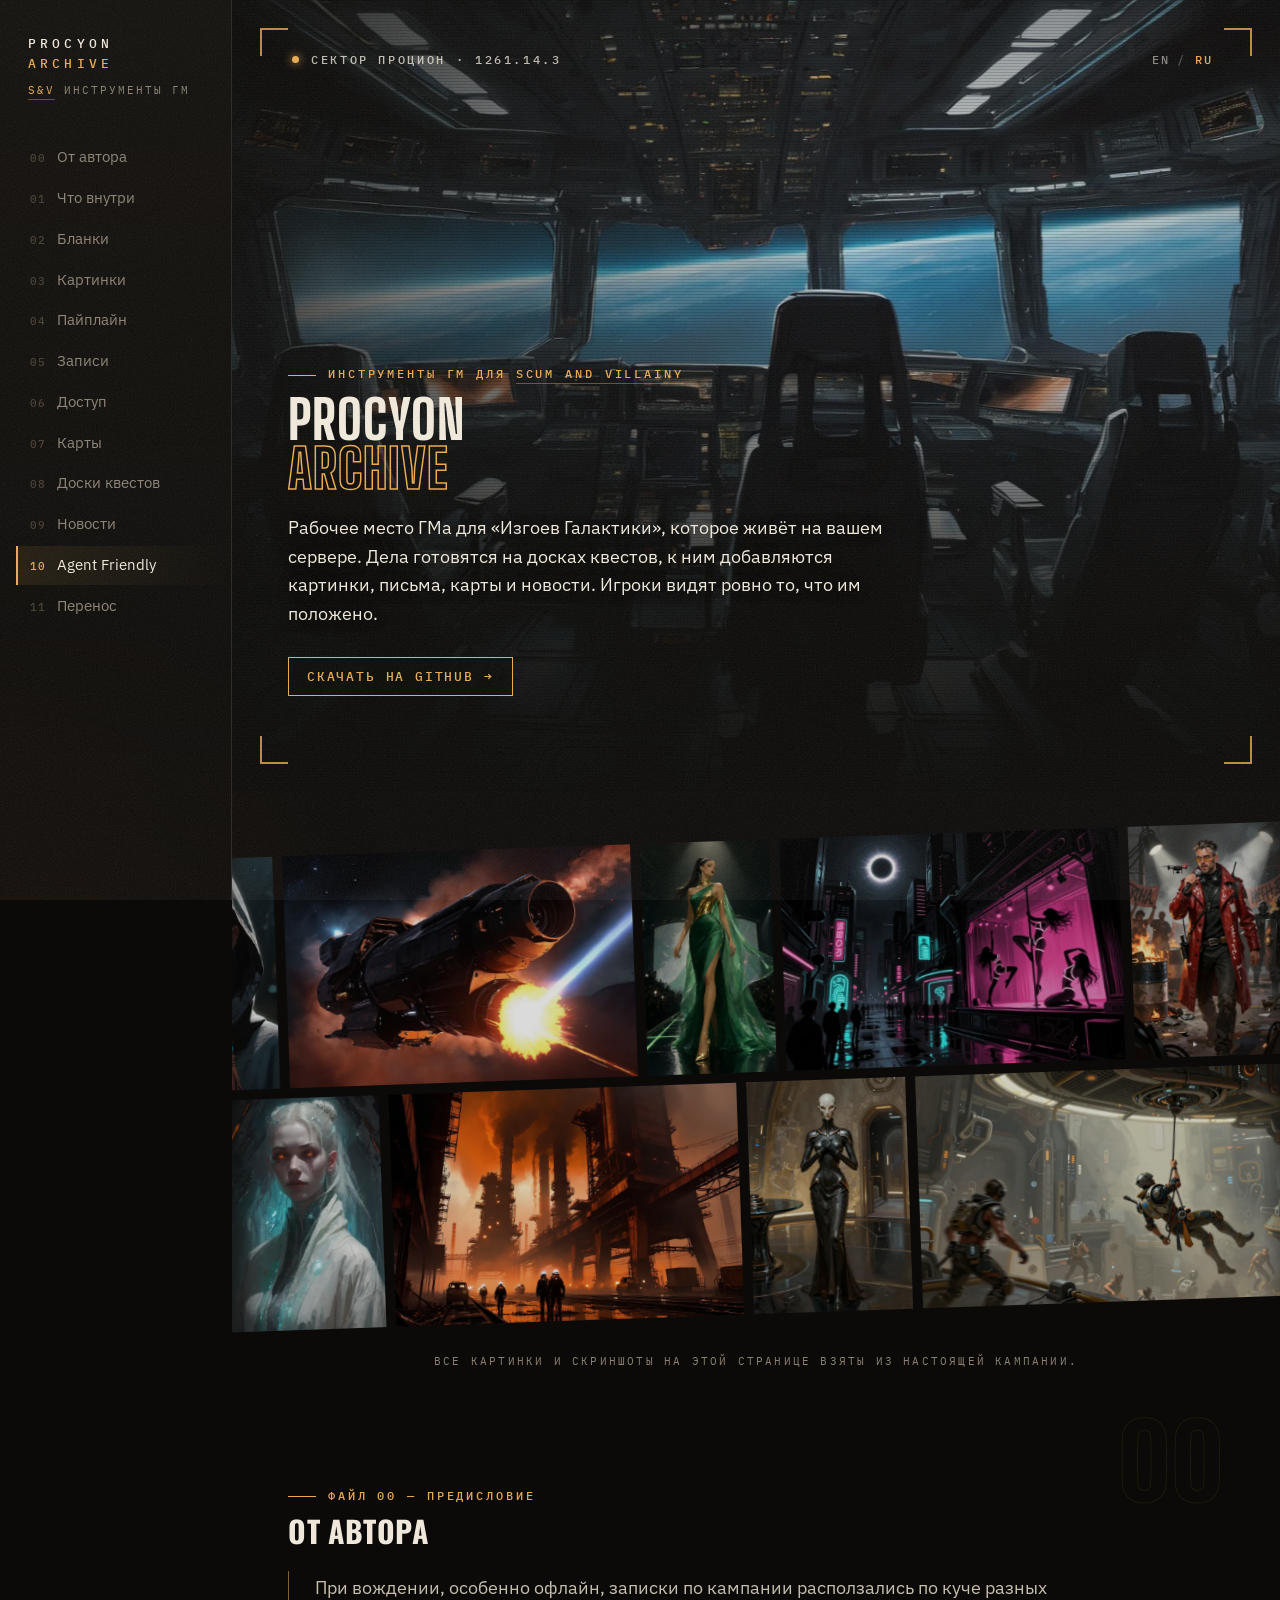
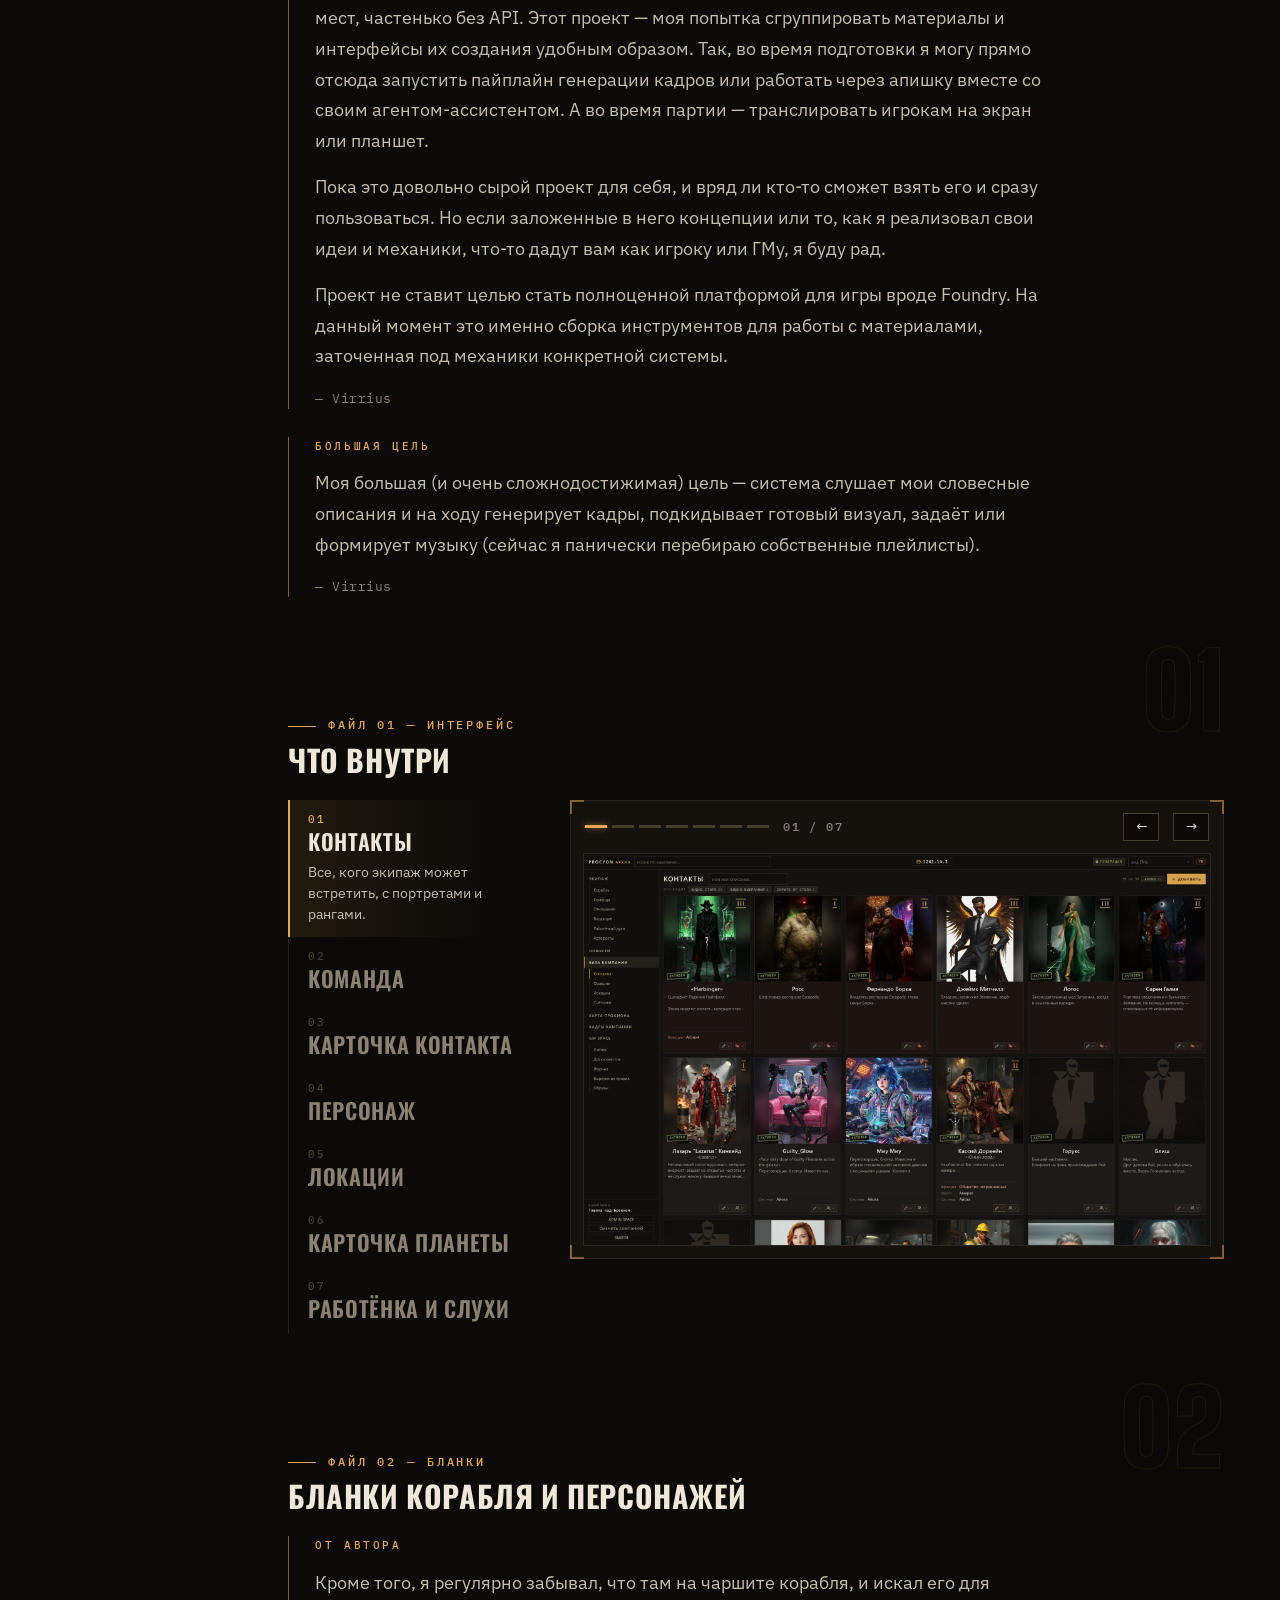
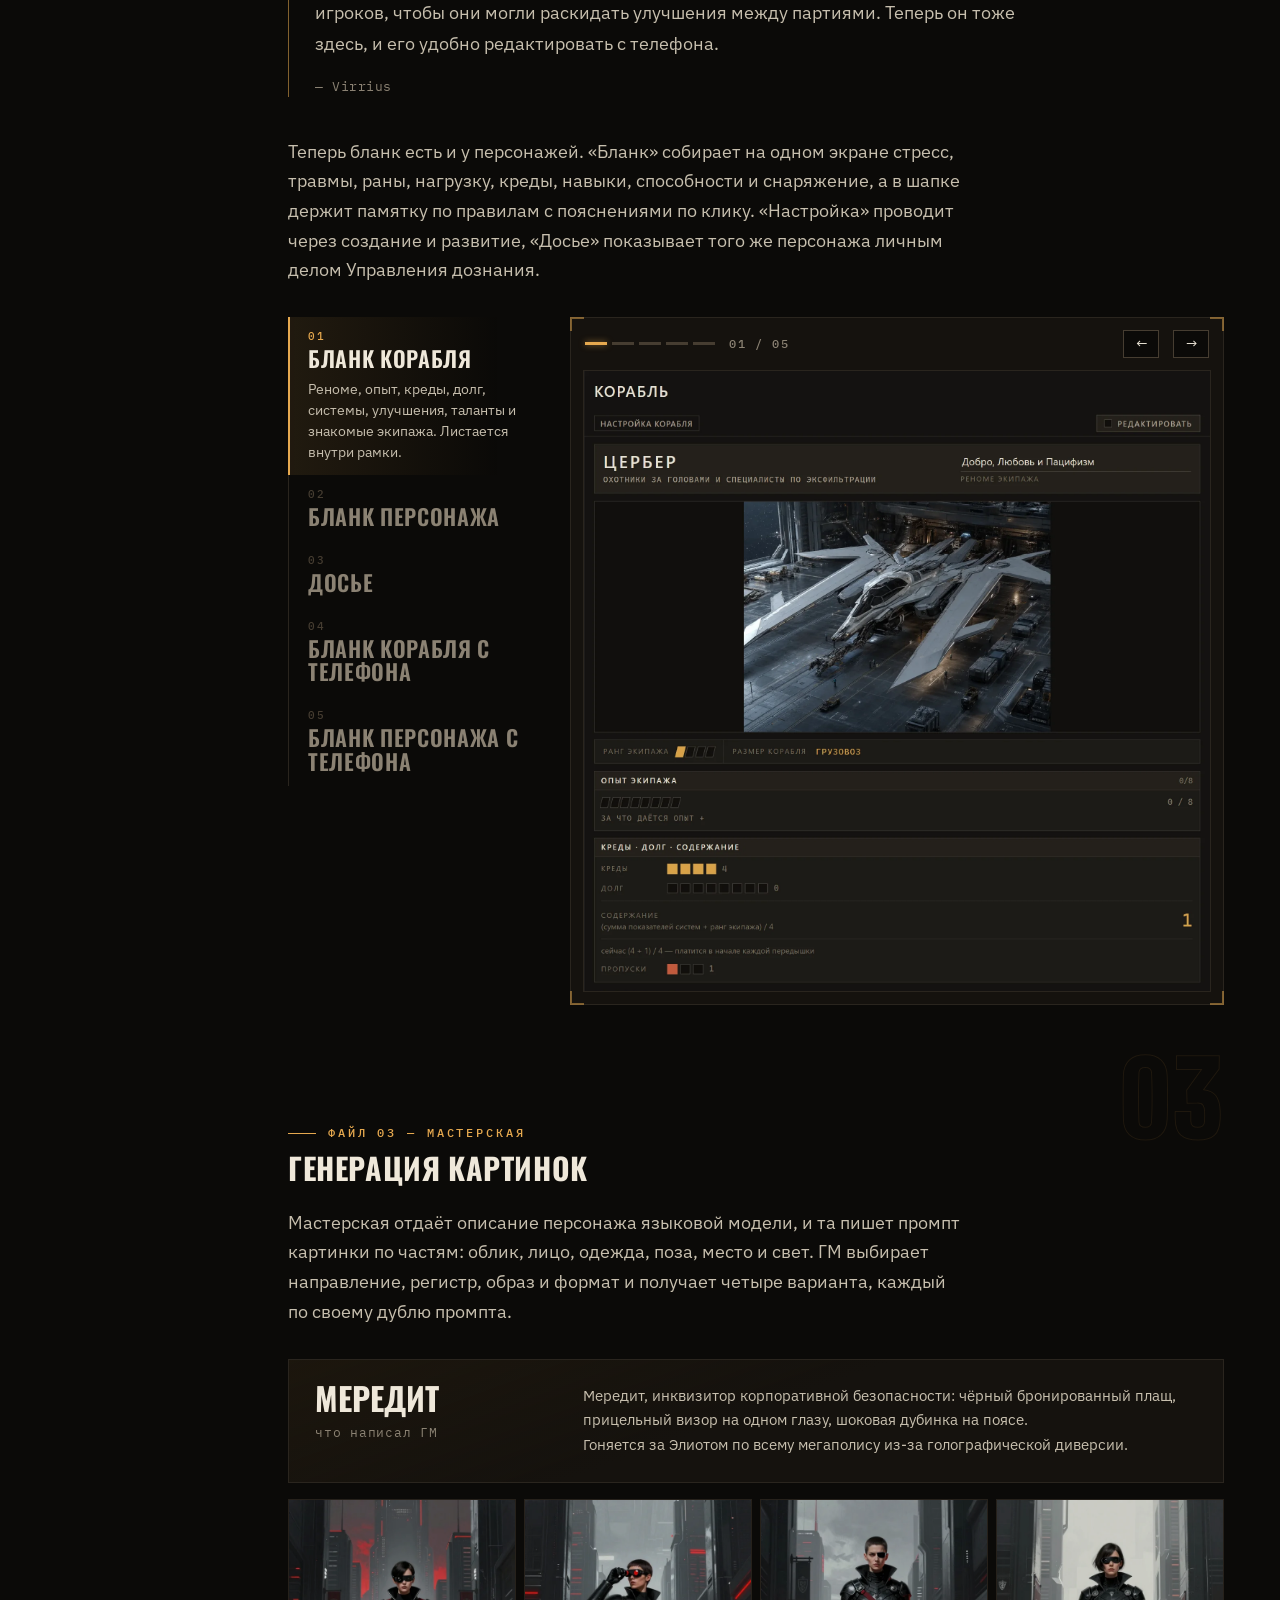
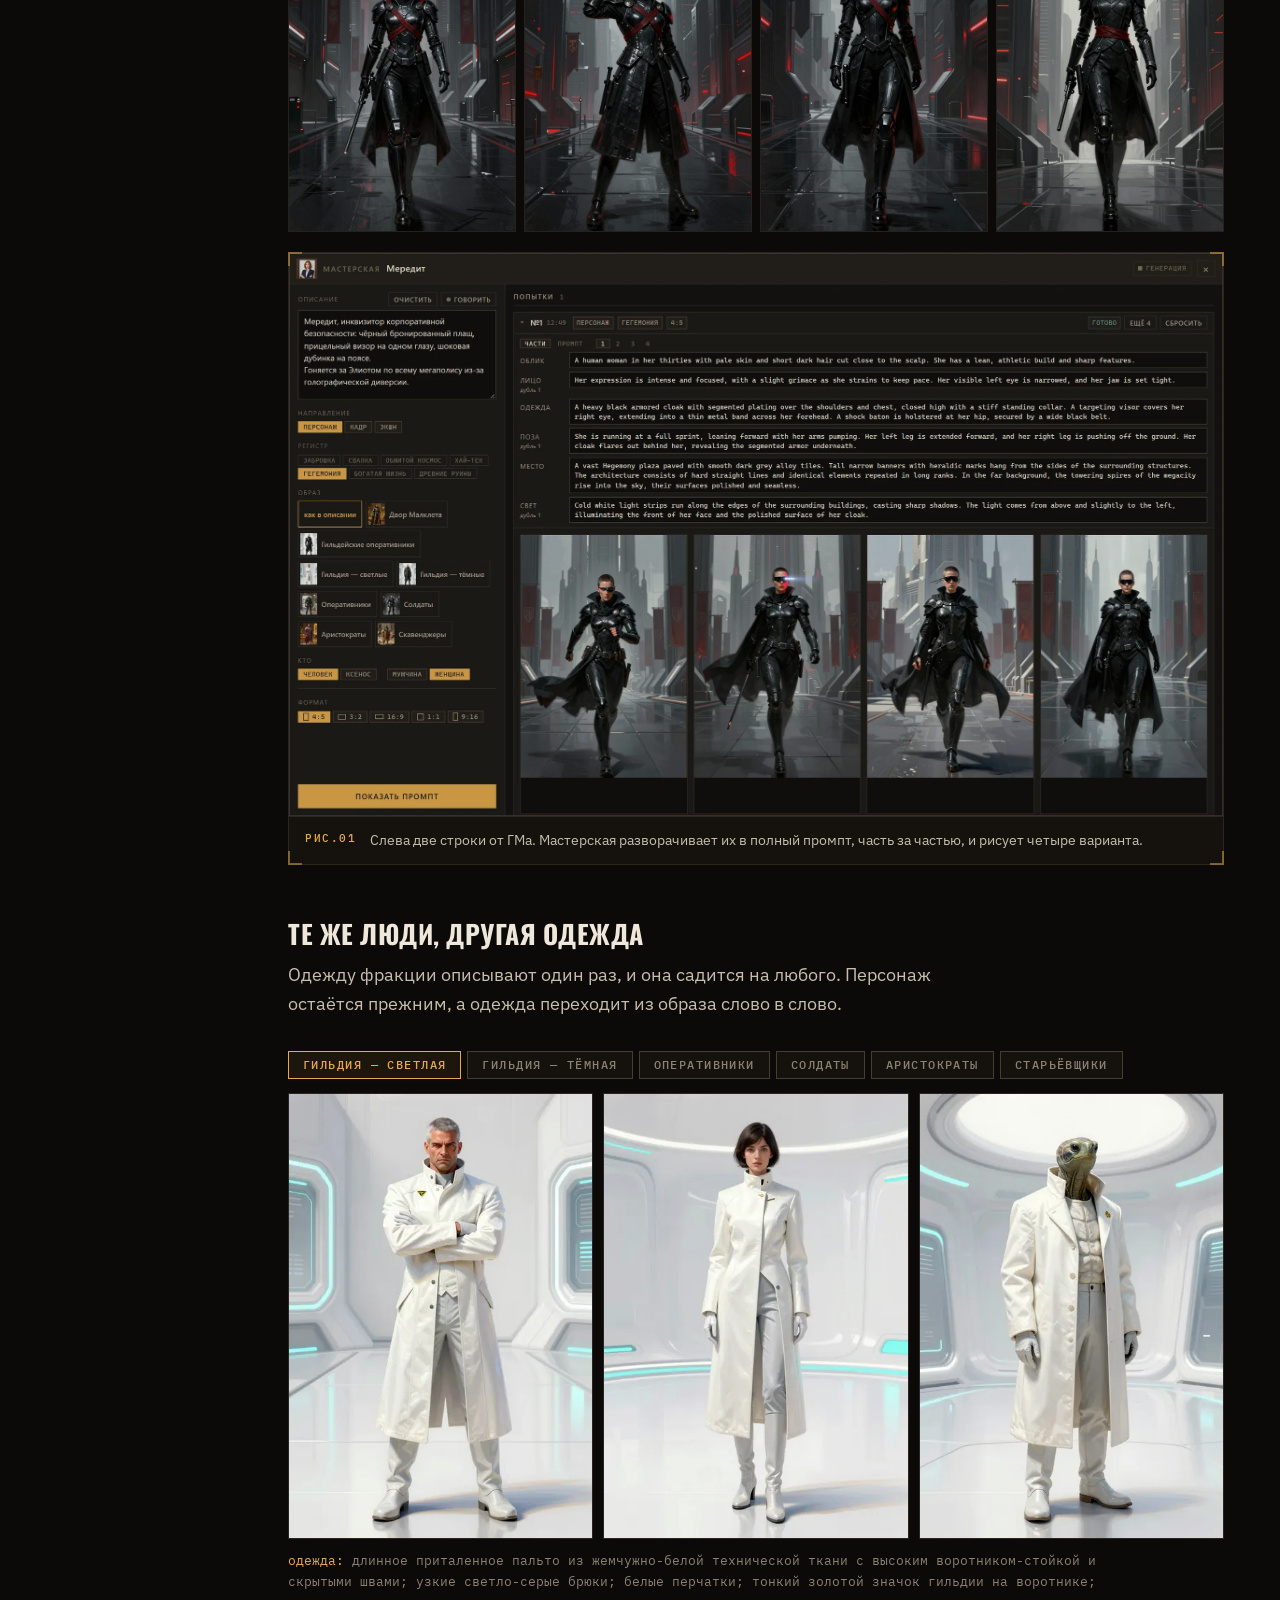
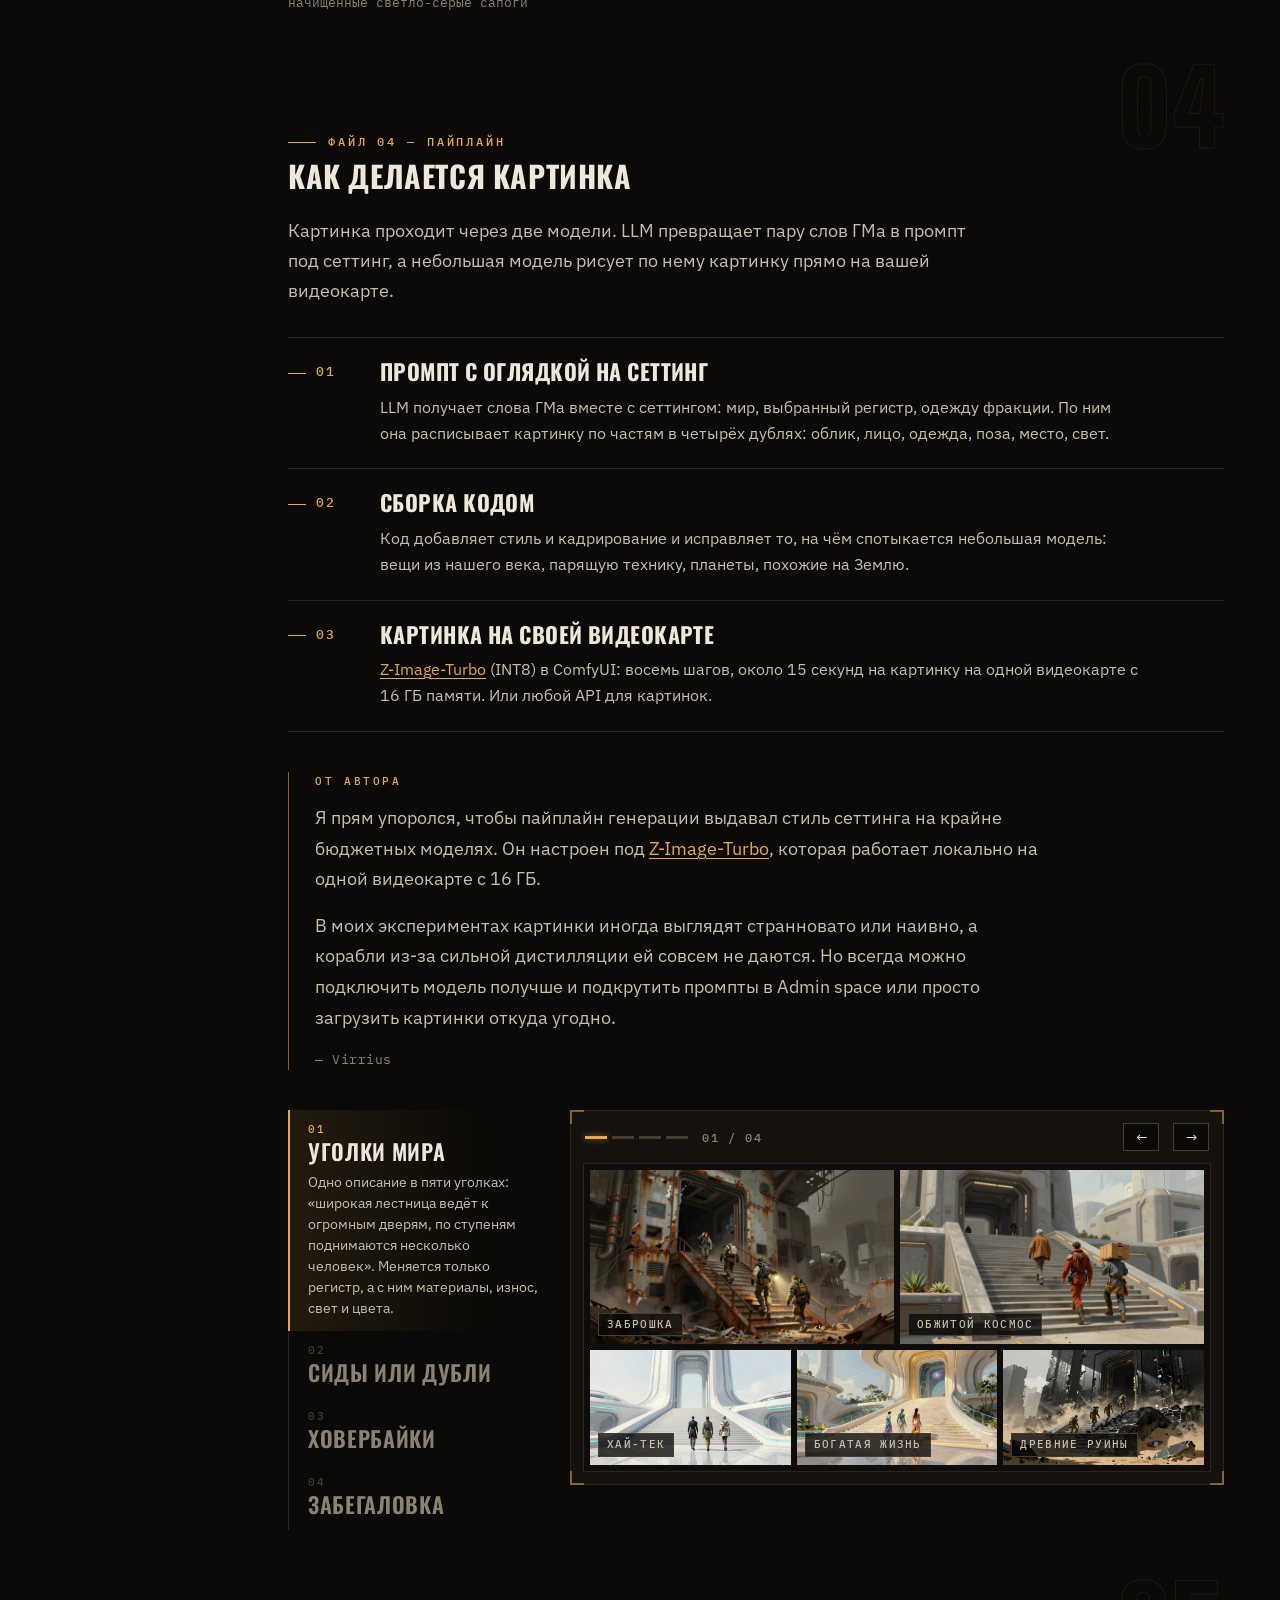
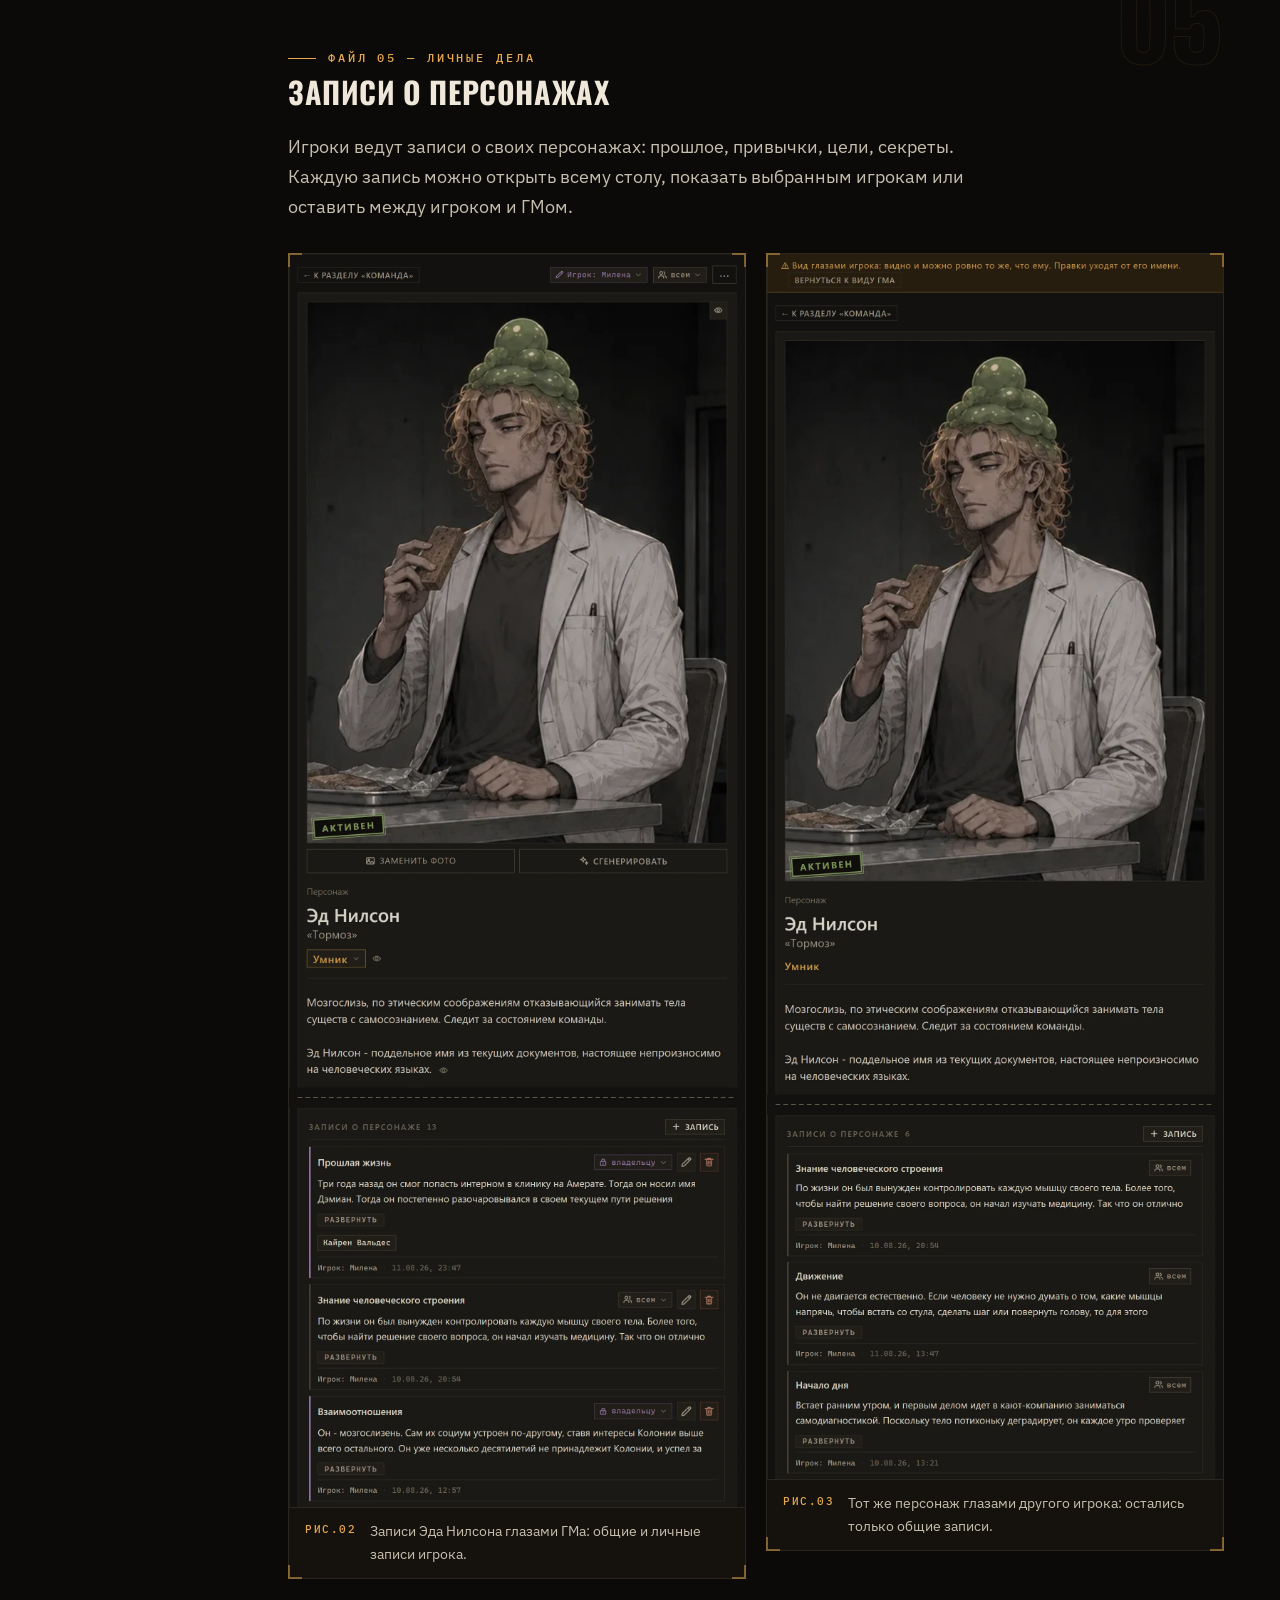
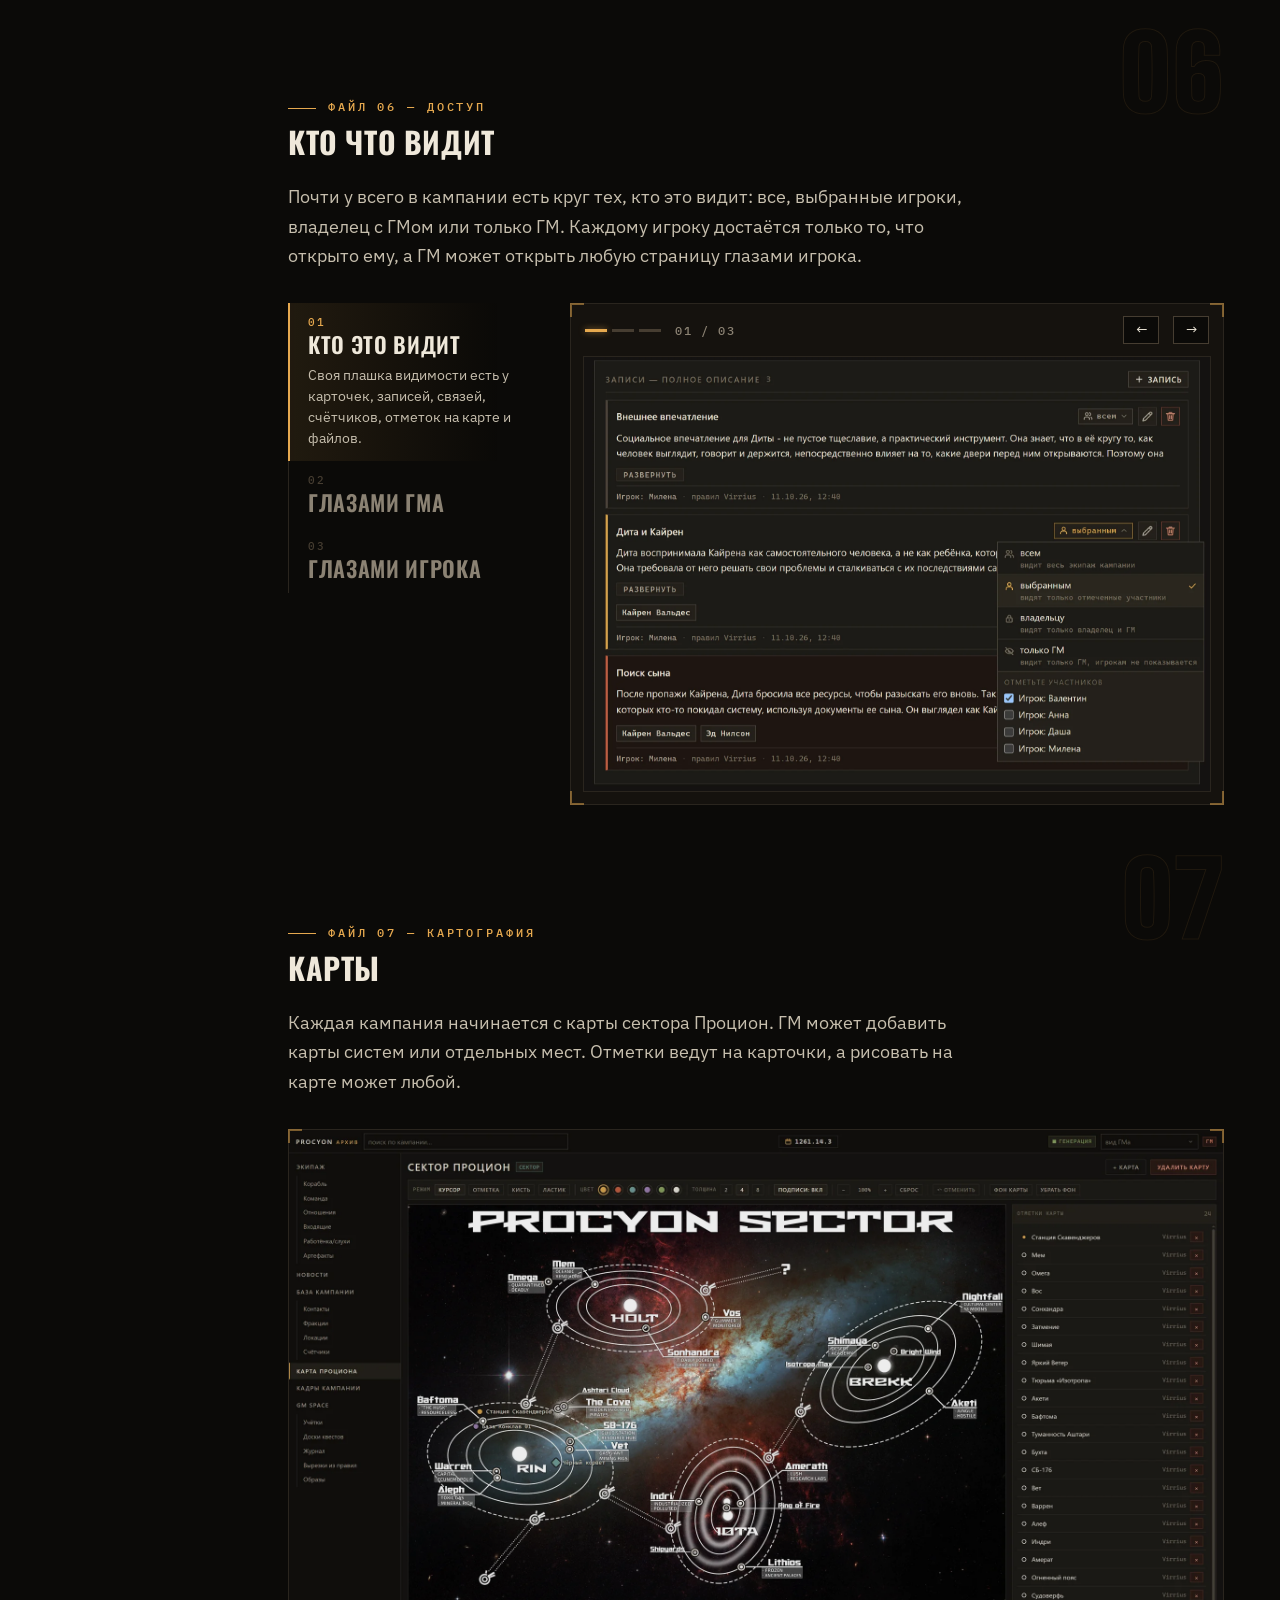
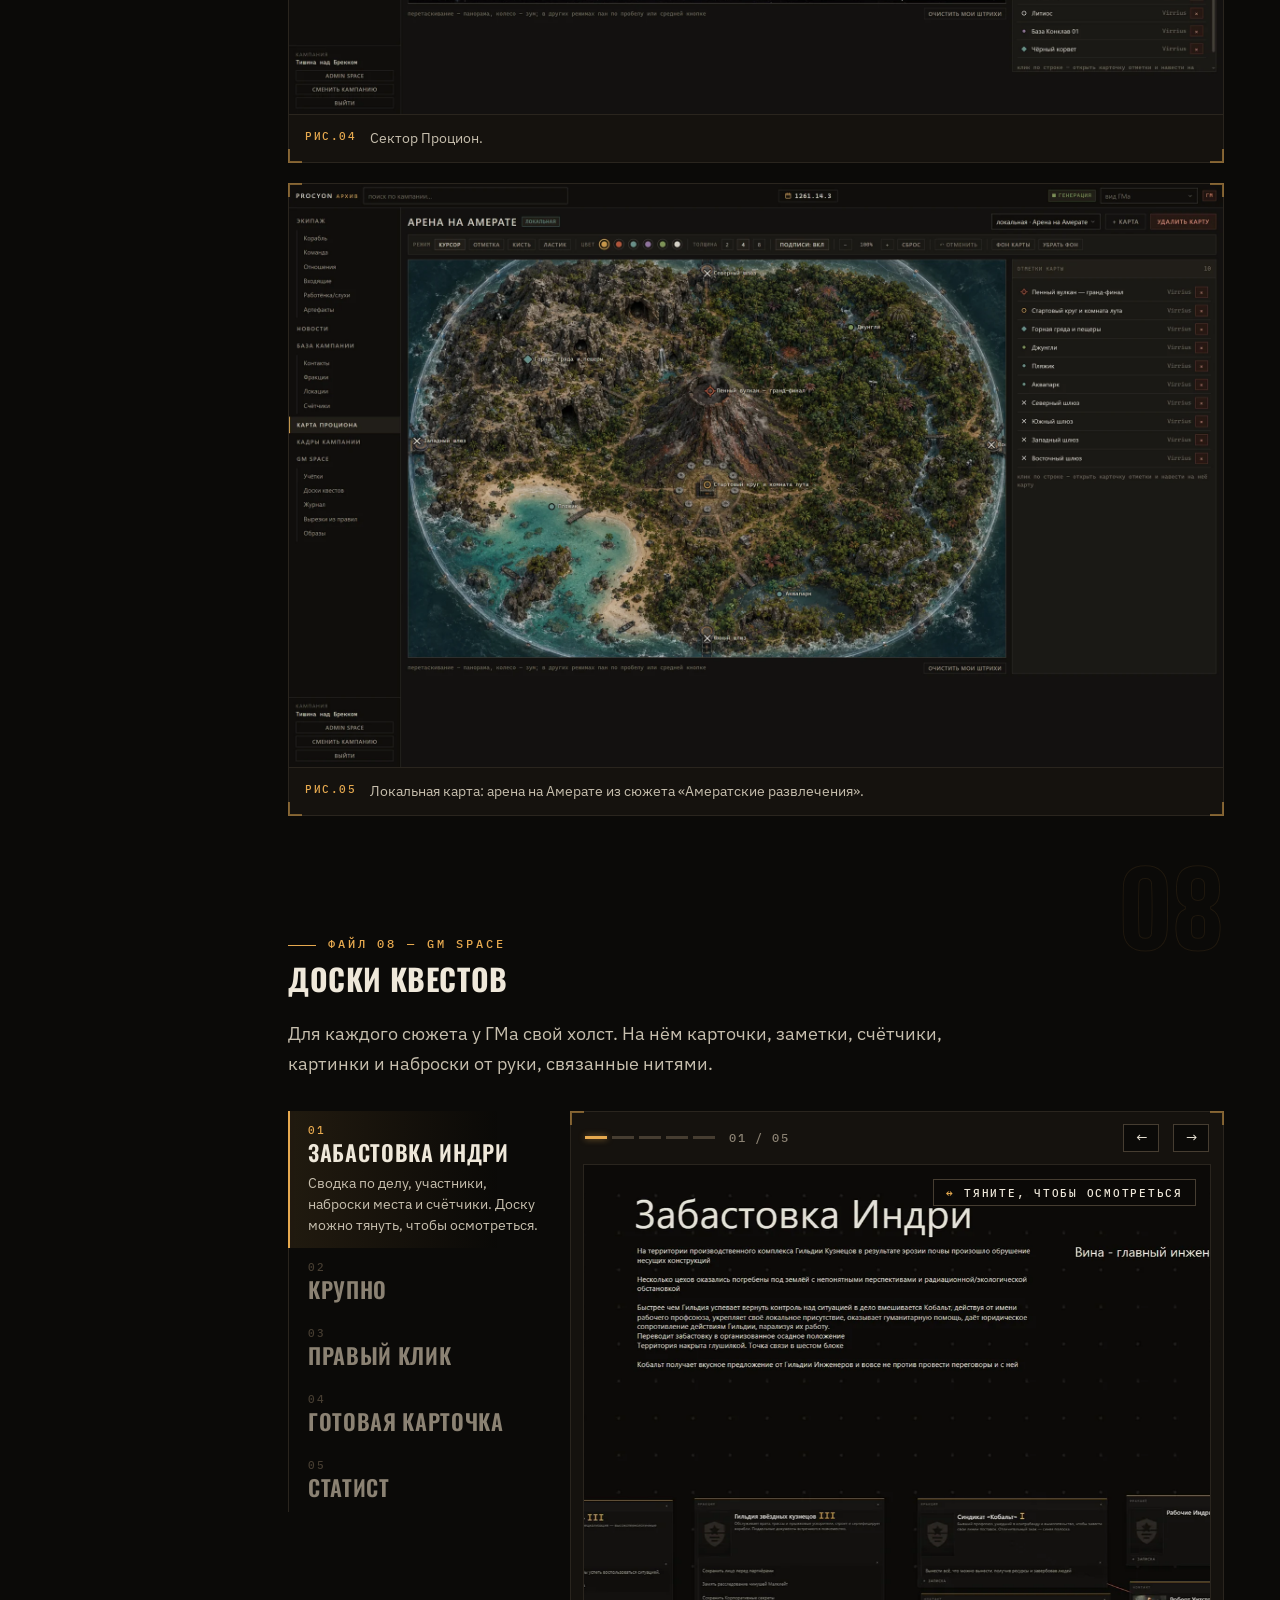
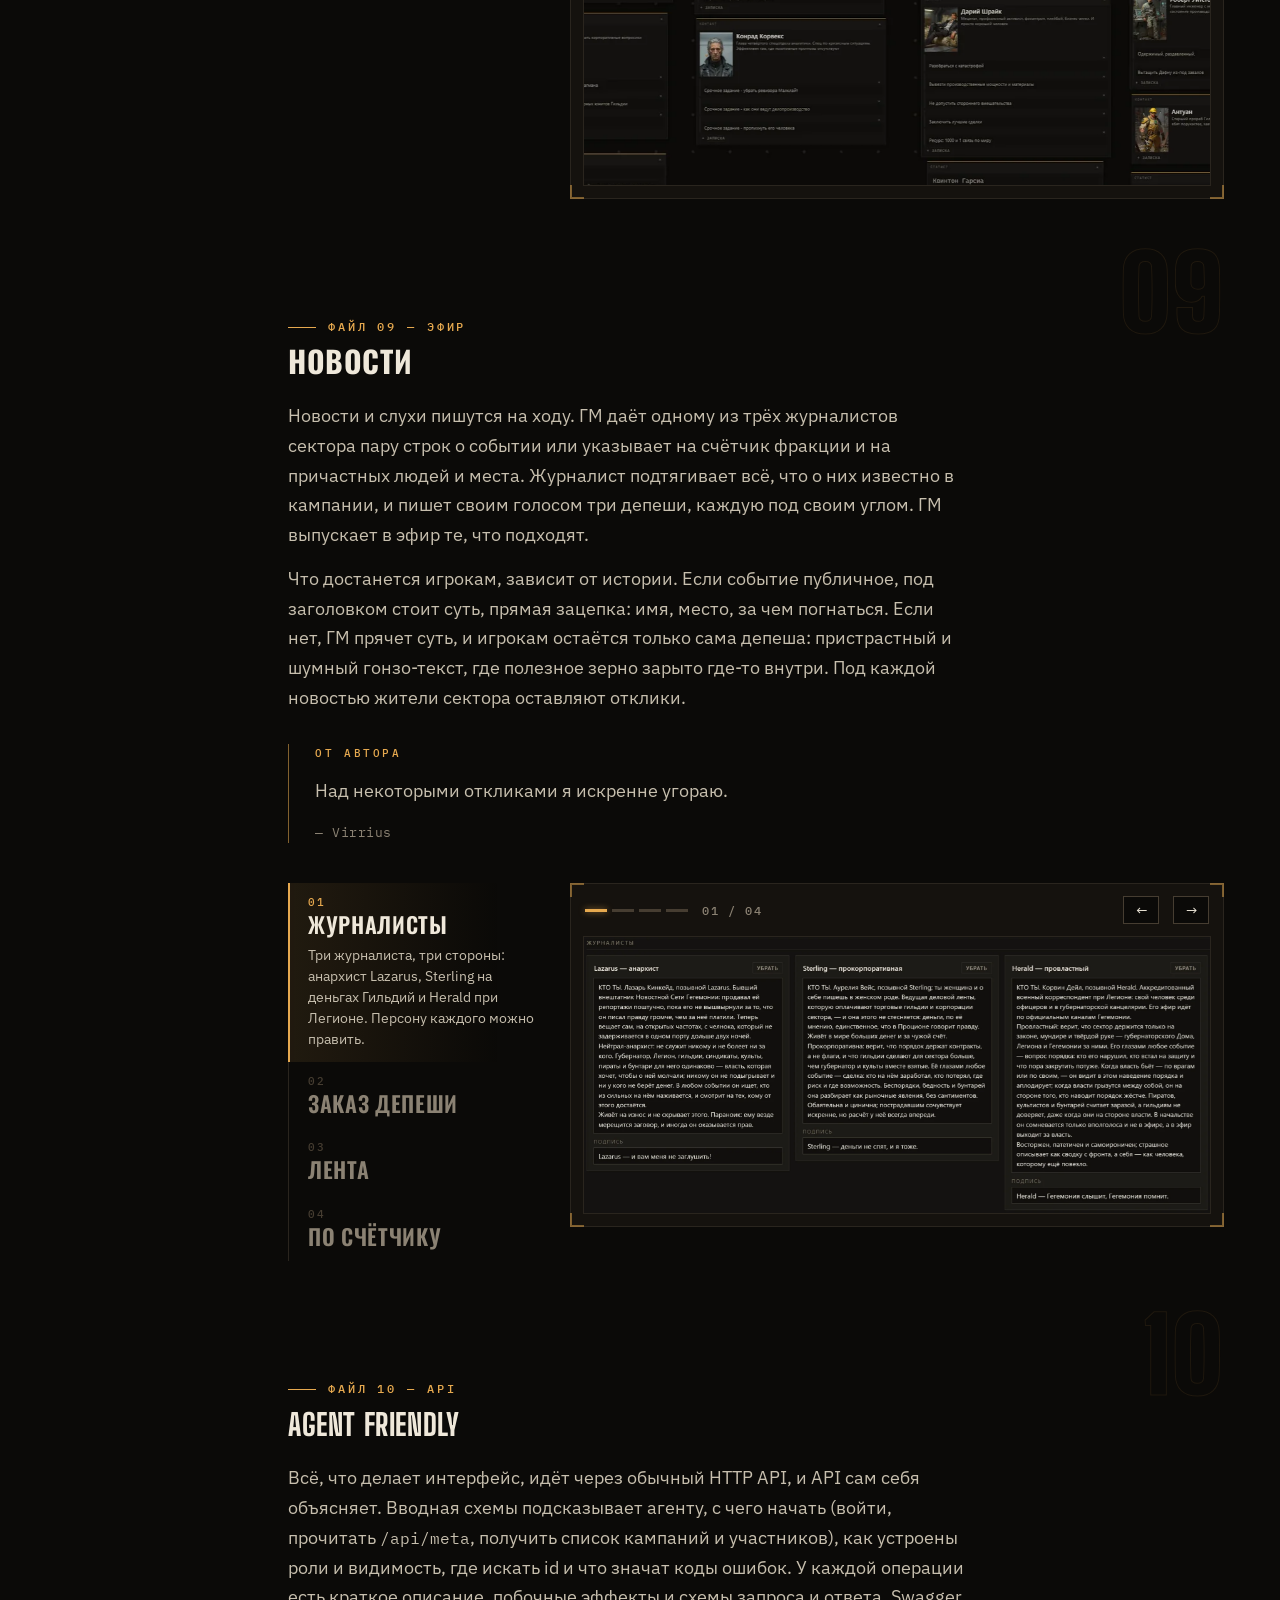
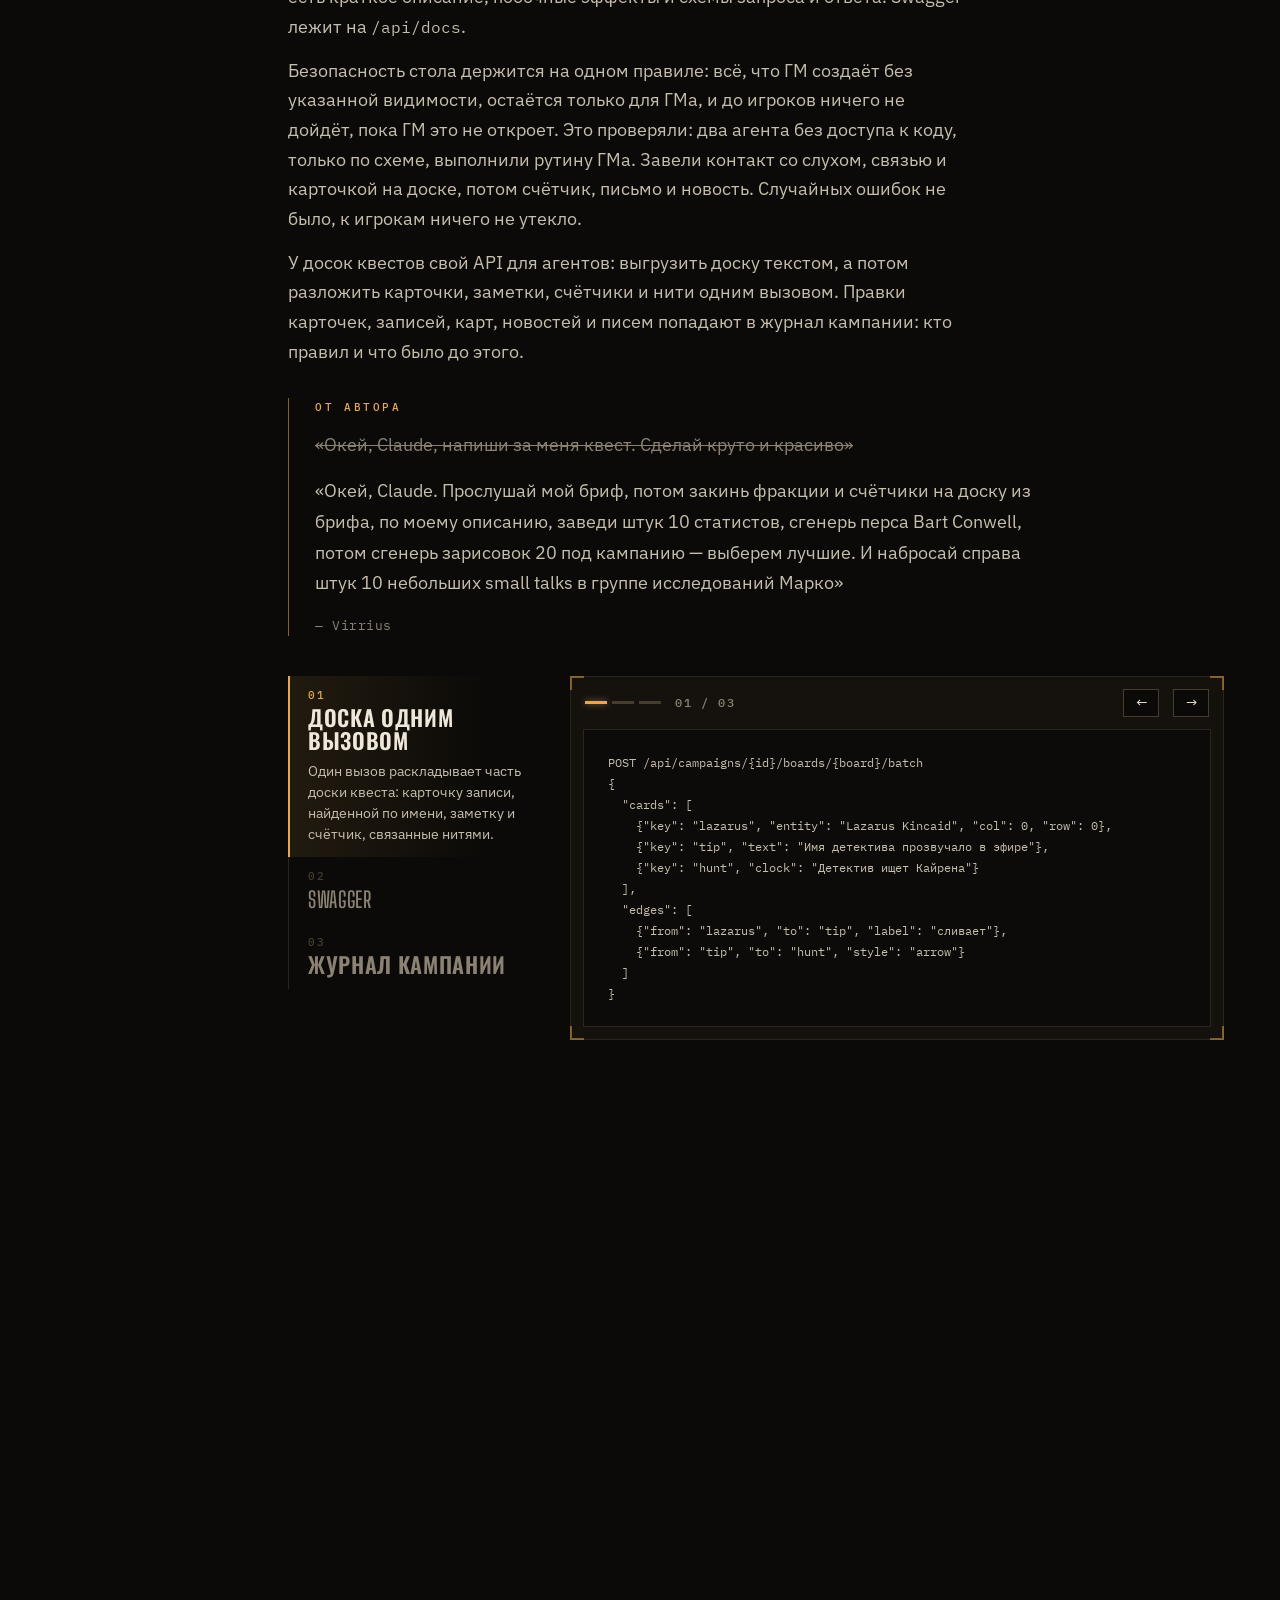
<file: ru/index.html>
<!doctype html>
<html lang="ru">
<head>
<meta charset="utf-8">
<meta name="viewport" content="width=device-width, initial-scale=1">
<title>Procyon Archive</title>
<meta name="description" content="Рабочее место ГМа для «Изгоев Галактики» (Scum and Villainy) на своём сервере: доски квестов, картинки, письма, карты и новости, общие с игроками.">
<link rel="preconnect" href="https://fonts.googleapis.com">
<link rel="preconnect" href="https://fonts.gstatic.com" crossorigin>
<link href="https://fonts.googleapis.com/css2?family=Big+Shoulders+Display:wght@600;800;900&family=Oswald:wght@600;700&family=IBM+Plex+Mono:wght@400;500&family=IBM+Plex+Sans:wght@400;500;600&display=swap" rel="stylesheet">
<link rel="stylesheet" href="../promo.css?v=bbc0ca6c">
<script>document.documentElement.classList.add('js')</script>
</head>
<body>

<div class="grain" aria-hidden="true"></div>

<aside class="side">
  <a class="brand" href="#top">PROCYON<br><b>ARCHIVE</b></a>
  <p class="brand-sub"><a class="sv-link" href="https://evilhat.com/product/scum-and-villainy/" target="_blank" rel="noopener" title="Scum and Villainy — Evil Hat Productions">S&amp;V</a> инструменты ГМ</p>
  <nav id="nav">
    <a href="#author"><i>00</i>От автора</a>
    <a href="#screens"><i>01</i>Что внутри</a>
    <a href="#all"><i>02</i>Бланки</a>
    <a href="#pictures"><i>03</i>Картинки</a>
    <a href="#pipeline"><i>04</i>Пайплайн</a>
    <a href="#characters"><i>05</i>Записи</a>
    <a href="#access"><i>06</i>Доступ</a>
    <a href="#maps"><i>07</i>Карты</a>
    <a href="#boards"><i>08</i>Доски квестов</a>
    <a href="#news"><i>09</i>Новости</a>
    <a href="#agents"><i>10</i>Agent Friendly</a>
    <a href="#transfer"><i>11</i>Перенос</a>
  </nav>
  <div class="progress" aria-hidden="true"><i></i></div>
</aside>

<main class="content">

<header class="hero" id="top">
  <img class="hero-bg" src="../art/hero.webp" alt="">
  <div class="hud">
    <span aria-hidden="true"><b class="rec"></b>Сектор Процион · 1261.14.3</span>
    <nav class="lang" aria-label="Язык"><a href="../" hreflang="en" lang="en">EN</a><i aria-hidden="true">/</i><span aria-current="page">RU</span></nav>
  </div>
  <div class="hero-text">
    <p class="kicker">Инструменты ГМ для <a class="sv-link" href="https://evilhat.com/product/scum-and-villainy/" target="_blank" rel="noopener">Scum and Villainy</a></p>
    <h1 aria-label="Procyon Archive"><span data-scramble>Procyon</span><span class="outline" data-scramble>Archive</span></h1>
    <p class="lede">Рабочее место ГМа для «Изгоев Галактики», которое живёт на вашем сервере. Дела готовятся на досках квестов, к ним добавляются картинки, письма, карты и новости. Игроки видят ровно то, что им положено.</p>
    <p class="get"><a href="https://github.com/virrius/procyon-archive" target="_blank" rel="noopener">Скачать на GitHub <span aria-hidden="true">→</span></a></p>
  </div>
</header>

<div class="band">
  <div class="band-in">
    <div class="float" data-dir="1">
      <div class="track">
        <img src="../art/float_01.webp" data-zoom alt="">
        <img src="../art/float_02.webp" data-zoom alt="">
        <img src="../art/float_03.webp" data-zoom alt="">
        <img src="../art/float_04.webp" data-zoom alt="">
        <img src="../art/float_05.webp" data-zoom alt="">
        <img src="../art/float_36.webp" data-zoom alt="">
        <img src="../art/float_20.webp" data-zoom alt="">
        <img src="../art/float_21.webp" data-zoom alt="">
        <img src="../art/float_27.webp" data-zoom alt="">
        <img src="../art/float_28.webp" data-zoom alt="">
        <img src="../art/float_06.webp" data-zoom alt="">
        <img src="../art/float_39.webp" data-zoom alt="">
        <img src="../art/float_07.webp" data-zoom alt="">
        <img src="../art/float_08.webp" data-zoom alt="">
        <img src="../art/float_09.webp" data-zoom alt="">
        <img src="../art/float_22.webp" data-zoom alt="">
        <img src="../art/float_29.webp" data-zoom alt="">
        <img src="../art/float_23.webp" data-zoom alt="">
      </div>
    </div>
    <div class="float" data-dir="-1">
      <div class="track">
        <img src="../art/float_10.webp" data-zoom alt="">
        <img src="../art/float_11.webp" data-zoom alt="">
        <img src="../art/float_12.webp" data-zoom alt="">
        <img src="../art/float_13.webp" data-zoom alt="">
        <img src="../art/float_25.webp" data-zoom alt="">
        <img src="../art/float_30.webp" data-zoom alt="">
        <img src="../art/float_24.webp" data-zoom alt="">
        <img src="../art/float_14.webp" data-zoom alt="">
        <img src="../art/float_37.webp" data-zoom alt="">
        <img src="../art/float_15.webp" data-zoom alt="">
        <img src="../art/float_16.webp" data-zoom alt="">
        <img src="../art/float_31.webp" data-zoom alt="">
        <img src="../art/float_17.webp" data-zoom alt="">
        <img src="../art/float_18.webp" data-zoom alt="">
        <img src="../art/float_26.webp" data-zoom alt="">
        <img src="../art/float_35.webp" data-zoom alt="">
        <img src="../art/float_19.webp" data-zoom alt="">
      </div>
    </div>
  </div>
</div>
<p class="band-note">Все картинки и скриншоты на этой странице взяты из настоящей кампании.</p>

<section id="author">
  <div class="head" data-n="00"><p class="kicker">Файл 00 — Предисловие</p><h2>От автора</h2></div>
  <div class="log">
    <blockquote>
      <p>При вождении, особенно офлайн, записки по кампании расползались по куче разных мест, частенько без API. Этот проект — моя попытка сгруппировать материалы и интерфейсы их создания удобным образом. Так, во время подготовки я могу прямо отсюда запустить пайплайн генерации кадров или работать через апишку вместе со своим агентом-ассистентом. А во время партии — транслировать игрокам на экран или планшет.</p>
      <p>Пока это довольно сырой проект для себя, и вряд ли кто-то сможет взять его и сразу пользоваться. Но если заложенные в него концепции или то, как я реализовал свои идеи и механики, что-то дадут вам как игроку или ГМу, я буду рад.</p>
      <p>Проект не ставит целью стать полноценной платформой для игры вроде Foundry. На данный момент это именно сборка инструментов для работы с материалами, заточенная под механики конкретной системы.</p>
      <footer>— Virrius</footer>
    </blockquote>
  </div>
  <div class="log goal-log">
    <p class="kicker">Большая цель</p>
    <blockquote>
      <p>Моя большая (и очень сложнодостижимая) цель — система слушает мои словесные описания и на ходу генерирует кадры, подкидывает готовый визуал, задаёт или формирует музыку (сейчас я панически перебираю собственные плейлисты).</p>
      <footer>— Virrius</footer>
    </blockquote>
  </div>
</section>

<section id="screens">
  <div class="head" data-n="01"><p class="kicker">Файл 01 — Интерфейс</p><h2>Что внутри</h2></div>
  <div class="viewer" data-mode="snap">
    <div class="tabs" role="tablist">
      <button type="button" role="tab"><b>01</b>Контакты<span>Все, кого экипаж может встретить, с портретами и рангами.</span></button>
      <button type="button" role="tab"><b>02</b>Команда<span>Персонажи игроков, разложенные по владельцам.</span></button>
      <button type="button" role="tab"><b>03</b>Карточка контакта<span>Описание, связи, счётчики и картинки.</span></button>
      <button type="button" role="tab"><b>04</b>Персонаж<span>Бланк персонажа: состояние, навыки, способности и снаряжение.</span></button>
      <button type="button" role="tab"><b>05</b>Локации<span>Планеты, станции и районы, разложенные по системам.</span></button>
      <button type="button" role="tab"><b>06</b>Карточка планеты<span>Правило из книги лежит записью ГМа.</span></button>
      <button type="button" role="tab"><b>07</b>Работёнка и слухи<span>Предложения работы и слухи: оплата, фракция и кто их видит.</span></button>
    </div>
    <div class="screen">
      <div class="screen-bar">
        <span class="ticks"></span>
        <span class="count"></span>
        <button type="button" data-step="-1" aria-label="Назад">←</button>
        <button type="button" data-step="1" aria-label="Вперёд">→</button>
      </div>
      <div class="slides">
        <figure><img src="../shots/ru/npcs.webp" data-zoom alt="Контакты" loading="lazy"></figure>
        <figure><img src="../shots/ru/app_team.webp" data-zoom alt="Команда" loading="lazy"></figure>
        <figure><img src="../shots/ru/app_dossier.webp" data-zoom alt="Карточка контакта" loading="lazy"></figure>
        <figure><img src="../shots/ru/app_pc.webp" data-zoom alt="Бланк персонажа" loading="lazy"></figure>
        <figure><img src="../shots/ru/locations.webp" data-zoom alt="Локации" loading="lazy"></figure>
        <figure><img src="../shots/ru/app_place.webp" data-zoom alt="Карточка планеты" loading="lazy"></figure>
        <figure><img src="../shots/ru/app_jobs.webp" data-zoom alt="Работёнка и слухи" loading="lazy"></figure>
      </div>
    </div>
  </div>
</section>

<section id="all">
  <div class="head" data-n="02"><p class="kicker">Файл 02 — Бланки</p><h2>Бланки корабля и персонажей</h2></div>
  <div class="log pipe-log">
    <p class="kicker">От автора</p>
    <blockquote>
      <p>Кроме того, я регулярно забывал, что там на чаршите корабля, и искал его для игроков, чтобы они могли раскидать улучшения между партиями. Теперь он тоже здесь, и его удобно редактировать с телефона.</p>
      <footer>— Virrius</footer>
    </blockquote>
  </div>
  <p class="note">Теперь бланк есть и у персонажей. «Бланк» собирает на одном экране стресс, травмы, раны, нагрузку, креды, навыки, способности и снаряжение, а в шапке держит памятку по правилам с пояснениями по клику. «Настройка» проводит через создание и развитие, «Досье» показывает того же персонажа личным делом Управления дознания.</p>
  <div class="viewer">
    <div class="tabs" role="tablist">
      <button type="button" role="tab"><b>01</b>Бланк корабля<span>Реноме, опыт, креды, долг, системы, улучшения, таланты и знакомые экипажа. Листается внутри рамки.</span></button>
      <button type="button" role="tab"><b>02</b>Бланк персонажа<span>Слева стресс, травмы, раны, нагрузка и креды, справа навыки, способности и снаряжение, в шапке памятка по правилам.</span></button>
      <button type="button" role="tab"><b>03</b>Досье<span>Тот же персонаж глазами Гегемонии: резюме дознавателя, психологический профиль, подготовка и приложения к делу. Листается внутри рамки.</span></button>
      <button type="button" role="tab"><b>04</b>Бланк корабля с телефона<span>Тот же бланк корабля на экране телефона.</span></button>
      <button type="button" role="tab"><b>05</b>Бланк персонажа с телефона<span>При прокрутке верхняя панель уходит и оставляет две стрелки — назад и наверх; памятка свёрнута под именем.</span></button>
    </div>
    <div class="screen">
      <div class="screen-bar">
        <span class="ticks"></span>
        <span class="count"></span>
        <button type="button" data-step="-1" aria-label="Назад">←</button>
        <button type="button" data-step="1" aria-label="Вперёд">→</button>
      </div>
      <div class="slides">
        <div class="pane"><div class="scroll"><img src="../shots/ru/ship_full.webp" data-zoom alt="Бланк корабля целиком" loading="lazy" width="1740" height="4250"></div></div>
        <div class="pane"><img src="../shots/ru/char_full.webp" data-zoom alt="Бланк персонажа" loading="lazy" width="1740" height="1365"></div>
        <div class="pane"><div class="scroll"><img src="../shots/ru/char_dossier.webp" data-zoom alt="Досье персонажа" loading="lazy" width="1740" height="2275"></div></div>
        <div class="pane"><div class="phones"><img src="../shots/ru/phone_ship.webp" data-zoom alt="Бланк корабля с телефона" loading="lazy" width="780" height="1688"></div></div>
        <div class="pane"><div class="phones"><img src="../shots/ru/phone_char.webp" data-zoom alt="Бланк персонажа с телефона" loading="lazy" width="780" height="1688"><img src="../shots/ru/phone_char_scroll.webp" data-zoom alt="Бланк персонажа с телефона, ниже по странице" loading="lazy" width="780" height="1688"></div></div>
      </div>
    </div>
  </div>
</section>

<section id="pictures">
  <div class="head" data-n="03"><p class="kicker">Файл 03 — Мастерская</p><h2>Генерация картинок</h2></div>
  <p class="note">Мастерская отдаёт описание персонажа языковой модели, и та пишет промпт картинки по частям: облик, лицо, одежда, поза, место и свет. ГМ выбирает направление, регистр, образ и формат и получает четыре варианта, каждый по своему дублю промпта.</p>
  <div class="example">
    <div class="desc">
      <p class="who">Мередит <span>что написал ГМ</span></p>
      <p>Мередит, инквизитор корпоративной безопасности: чёрный бронированный плащ, прицельный визор на одном глазу, шоковая дубинка на поясе.<br>Гоняется за Элиотом по всему мегаполису из-за голографической диверсии.</p>
    </div>
    <div class="four">
      <img src="../art/meredith_0.webp" data-zoom alt="Мередит, вариант 1" loading="lazy">
      <img src="../art/meredith_1.webp" data-zoom alt="Мередит, вариант 2" loading="lazy">
      <img src="../art/meredith_2.webp" data-zoom alt="Мередит, вариант 3" loading="lazy">
      <img src="../art/meredith_3.webp" data-zoom alt="Мередит, вариант 4" loading="lazy">
    </div>
  </div>
  <div class="stack">
    <figure class="shot">
      <img src="../shots/ru/studio.webp" data-zoom alt="Мастерская" loading="lazy" width="2000" height="1205">
      <figcaption>Слева две строки от ГМа. Мастерская разворачивает их в полный промпт, часть за частью, и рисует четыре варианта.</figcaption>
    </figure>
  </div>
  <div class="looks">
    <h3>Те же люди, другая одежда</h3>
    <p class="note">Одежду фракции описывают один раз, и она садится на любого. Персонаж остаётся прежним, а одежда переходит из образа слово в слово.</p>
    <div class="look-tabs" id="look-tabs" role="tablist"></div>
    <div class="trio" id="look-trio"></div>
    <p class="outfit" id="look-line"></p>
  </div>
</section>

<section id="pipeline">
  <div class="head" data-n="04"><p class="kicker">Файл 04 — Пайплайн</p><h2>Как делается картинка</h2></div>
  <p class="note">Картинка проходит через две модели. LLM превращает пару слов ГМа в промпт под сеттинг, а небольшая модель рисует по нему картинку прямо на вашей видеокарте.</p>

  <ol class="pipe-steps">
    <li>
      <b class="pipe-n">01</b>
      <div>
        <h3>Промпт с оглядкой на сеттинг</h3>
        <p>LLM получает слова ГМа вместе с сеттингом: мир, выбранный регистр, одежду фракции. По ним она расписывает картинку по частям в четырёх дублях: облик, лицо, одежда, поза, место, свет.</p>
      </div>
    </li>
    <li>
      <b class="pipe-n">02</b>
      <div>
        <h3>Сборка кодом</h3>
        <p>Код добавляет стиль и кадрирование и исправляет то, на чём спотыкается небольшая модель: вещи из нашего века, парящую технику, планеты, похожие на Землю.</p>
      </div>
    </li>
    <li>
      <b class="pipe-n">03</b>
      <div>
        <h3>Картинка на своей видеокарте</h3>
        <p><a href="https://huggingface.co/Comfy-Org/z_image_turbo">Z-Image-Turbo</a> (INT8) в ComfyUI: восемь шагов, около 15 секунд на картинку на одной видеокарте с 16 ГБ памяти. Или любой API для картинок.</p>
      </div>
    </li>
  </ol>

  <div class="log pipe-log">
    <p class="kicker">От автора</p>
    <blockquote>
      <p>Я прям упоролся, чтобы пайплайн генерации выдавал стиль сеттинга на крайне бюджетных моделях. Он настроен под <a href="https://huggingface.co/Comfy-Org/z_image_turbo">Z-Image-Turbo</a>, которая работает локально на одной видеокарте с 16 ГБ.</p>
      <p>В моих экспериментах картинки иногда выглядят странновато или наивно, а корабли из-за сильной дистилляции ей совсем не даются. Но всегда можно подключить модель получше и подкрутить промпты в Admin space или просто загрузить картинки откуда угодно.</p>
      <footer>— Virrius</footer>
    </blockquote>
  </div>

  <div class="viewer">
    <div class="tabs" role="tablist">
      <button type="button" role="tab"><b>01</b>Уголки мира<span>Одно описание в пяти уголках: «широкая лестница ведёт к огромным дверям, по ступеням поднимаются несколько человек». Меняется только регистр, а с ним материалы, износ, свет и цвета.</span></button>
      <button type="button" role="tab"><b>02</b>Сиды или дубли<span>«Пилот, вольный торговец, лет сорока, шлем под мышкой». Четыре сида одного промпта дают почти копии. Четыре дубля, написанные LLM, дают четыре разных момента из жизни одного человека.</span></button>
      <button type="button" role="tab"><b>03</b>Ховербайки<span>По слову «байк» рисовались мотоциклы на колёсах. Теперь всё, что парит, рисуется реактивными санями: с высотой над песком и тенью под ними.</span></button>
      <button type="button" role="tab"><b>04</b>Забегаловка<span>Перестрелка в забегаловке выходила тремя людьми, которые позируют в ангаре. Теперь в промпте прямо сказано, что это за место, а в кадре есть обе стороны, вспышки выстрелов и дым.</span></button>
    </div>
    <div class="screen">
      <div class="screen-bar">
        <span class="ticks"></span>
        <span class="count"></span>
        <button type="button" data-step="-1" aria-label="Назад">←</button>
        <button type="button" data-step="1" aria-label="Вперёд">→</button>
      </div>
      <div class="slides">
        <div class="pane"><div class="pipe-corners">
      <div class="pipe-cell"><img src="../art/pipe_corner_0.webp" data-zoom alt="Лестница, заброшка" loading="lazy" width="640" height="366"><span class="pipe-tag">заброшка</span></div>
      <div class="pipe-cell"><img src="../art/pipe_corner_1.webp" data-zoom alt="Лестница, обжитой космос" loading="lazy" width="640" height="366"><span class="pipe-tag">обжитой космос</span></div>
      <div class="pipe-cell"><img src="../art/pipe_corner_2.webp" data-zoom alt="Лестница, хай-тек" loading="lazy" width="640" height="366"><span class="pipe-tag">хай-тек</span></div>
      <div class="pipe-cell"><img src="../art/pipe_corner_3.webp" data-zoom alt="Лестница, богатая жизнь" loading="lazy" width="640" height="366"><span class="pipe-tag">богатая жизнь</span></div>
      <div class="pipe-cell"><img src="../art/pipe_corner_4.webp" data-zoom alt="Лестница, древние руины" loading="lazy" width="640" height="366"><span class="pipe-tag">древние руины</span></div>
    </div></div>
        <div class="pane"><div class="pipe-rows">
      <p class="pipe-label">Один промпт, <br>четыре сида</p>
      <div class="pipe-four">
        <img src="../art/pipe_seeds_0.webp" data-zoom alt="Пилот, один промпт, сид 1" loading="lazy" width="400" height="585">
        <img src="../art/pipe_seeds_1.webp" data-zoom alt="Пилот, один промпт, сид 2" loading="lazy" width="400" height="585">
        <img src="../art/pipe_seeds_2.webp" data-zoom alt="Пилот, один промпт, сид 3" loading="lazy" width="400" height="585">
        <img src="../art/pipe_seeds_3.webp" data-zoom alt="Пилот, один промпт, сид 4" loading="lazy" width="400" height="585">
      </div>
      <p class="pipe-label on">Четыре дубля <br>от LLM</p>
      <div class="pipe-four">
        <img src="../art/pipe_takes_0.webp" data-zoom alt="Пилот, дубль 1" loading="lazy" width="400" height="585">
        <img src="../art/pipe_takes_1.webp" data-zoom alt="Пилот, дубль 2" loading="lazy" width="400" height="585">
        <img src="../art/pipe_takes_2.webp" data-zoom alt="Пилот, дубль 3" loading="lazy" width="400" height="585">
        <img src="../art/pipe_takes_3.webp" data-zoom alt="Пилот, дубль 4" loading="lazy" width="400" height="585">
      </div>
    </div></div>
        <div class="pane"><div class="pipe-pair">
        <div class="pipe-cell"><img src="../art/pipe_fix_chase_before.webp" data-zoom alt="Погоня до правки: мотоциклы" loading="lazy" width="640" height="366"><span class="pipe-tag">до</span></div>
        <div class="pipe-cell"><img src="../art/pipe_fix_chase_after.webp" data-zoom alt="Погоня после правки: реактивные сани" loading="lazy" width="640" height="366"><span class="pipe-tag on">после</span></div>
      </div></div>
        <div class="pane"><div class="pipe-pair">
        <div class="pipe-cell"><img src="../art/pipe_fix_cantina_before.webp" data-zoom alt="Драка в баре до правки: трое позируют в ангаре" loading="lazy" width="640" height="366"><span class="pipe-tag">до</span></div>
        <div class="pipe-cell"><img src="../art/pipe_fix_cantina_after.webp" data-zoom alt="Драка в баре после правки: перестрелка через стойку" loading="lazy" width="640" height="366"><span class="pipe-tag on">после</span></div>
      </div></div>
      </div>
    </div>
  </div>
</section>

<section id="characters">
  <div class="head" data-n="05"><p class="kicker">Файл 05 — Личные дела</p><h2>Записи о персонажах</h2></div>
  <p class="note">Игроки ведут записи о своих персонажах: прошлое, привычки, цели, секреты. Каждую запись можно открыть всему столу, показать выбранным игрокам или оставить между игроком и ГМом.</p>
  <div class="pair">
    <figure class="shot">
      <img src="../shots/ru/pc_notes.webp" data-zoom alt="Записи о персонаже глазами ГМа" loading="lazy" width="1280" height="3516">
      <figcaption>Записи Эда Нилсона глазами ГМа: общие и личные записи игрока.</figcaption>
    </figure>
    <figure class="shot">
      <img src="../shots/ru/pc_notes_other.webp" data-zoom alt="Те же записи глазами другого игрока" loading="lazy" width="1280" height="3438">
      <figcaption>Тот же персонаж глазами другого игрока: остались только общие записи.</figcaption>
    </figure>
  </div>
</section>

<section id="access">
  <div class="head" data-n="06"><p class="kicker">Файл 06 — Доступ</p><h2>Кто что видит</h2></div>
  <p class="note">Почти у всего в кампании есть круг тех, кто это видит: все, выбранные игроки, владелец с ГМом или только ГМ. Каждому игроку достаётся только то, что открыто ему, а ГМ может открыть любую страницу глазами игрока.</p>
  <div class="viewer">
    <div class="tabs" role="tablist">
      <button type="button" role="tab"><b>01</b>Кто это видит<span>Своя плашка видимости есть у карточек, записей, связей, счётчиков, отметок на карте и файлов.</span></button>
      <button type="button" role="tab"><b>02</b>Глазами ГМа<span>Дита Вальдес глазами ГМа: скрытое место, связь с её врагом только для ГМа и три записи с разной видимостью.</span></button>
      <button type="button" role="tab"><b>03</b>Глазами игрока<span>Та же страница у Валентина: ни места, ни связи с врагом, ни секретной записи. Запись, открытая ему, осталась.</span></button>
    </div>
    <div class="screen">
      <div class="screen-bar">
        <span class="ticks"></span>
        <span class="count"></span>
        <button type="button" data-step="-1" aria-label="Назад">←</button>
        <button type="button" data-step="1" aria-label="Вперёд">→</button>
      </div>
      <div class="slides">
        <div class="pane"><img src="../shots/ru/acl_picker.webp" data-zoom alt="Меню видимости у записи" loading="lazy" width="1740" height="1206"></div>
        <div class="pane"><img src="../shots/ru/acl_gm.webp" data-zoom alt="Страница контакта глазами ГМа" loading="lazy" width="1740" height="2977"></div>
        <div class="pane"><img src="../shots/ru/acl_player.webp" data-zoom alt="Та же страница контакта глазами игрока" loading="lazy" width="1740" height="2977"></div>
      </div>
    </div>
  </div>
</section>

<section id="maps">
  <div class="head" data-n="07"><p class="kicker">Файл 07 — Картография</p><h2>Карты</h2></div>
  <p class="note">Каждая кампания начинается с карты сектора Процион. ГМ может добавить карты систем или отдельных мест. Отметки ведут на карточки, а рисовать на карте может любой.</p>
  <div class="stack">
    <figure class="shot">
      <img src="../shots/ru/map.webp" data-zoom alt="Карта сектора Процион" loading="lazy">
      <figcaption>Сектор Процион.</figcaption>
    </figure>
    <figure class="shot">
      <img src="../shots/ru/map_arena.webp" data-zoom alt="Карта арены на Амерате" loading="lazy">
      <figcaption>Локальная карта: арена на Амерате из сюжета «Амератские развлечения».</figcaption>
    </figure>
  </div>
</section>

<section id="boards">
  <div class="head" data-n="08"><p class="kicker">Файл 08 — GM space</p><h2>Доски квестов</h2></div>
  <p class="note">Для каждого сюжета у ГМа свой холст. На нём карточки, заметки, счётчики, картинки и наброски от руки, связанные нитями.</p>
  <div class="viewer">
    <div class="tabs" role="tablist">
      <button type="button" role="tab"><b>01</b>Забастовка Индри<span>Сводка по делу, участники, наброски места и счётчики. Доску можно тянуть, чтобы осмотреться.</span></button>
      <button type="button" role="tab"><b>02</b>Крупно<span>Наброски и счётчики на той же доске.</span></button>
      <button type="button" role="tab"><b>03</b>Правый клик<span>Правый клик по холсту: взять готовую карточку, завести нового персонажа, предмет, фракцию, локацию или счётчик, положить текст, картинку, поле для рисования или статиста.</span></button>
      <button type="button" role="tab"><b>04</b>Готовая карточка<span>Любую запись кампании можно найти и положить на доску.</span></button>
      <button type="button" role="tab"><b>05</b>Статист<span>Персонаж на одну сцену: выбрать одно из девяти выпавших имён, из сеттинга или из реального мира по стране или региону, написать, кто это, и положить на доску.</span></button>
    </div>
    <div class="screen">
      <div class="screen-bar">
        <span class="ticks"></span>
        <span class="count"></span>
        <button type="button" data-step="-1" aria-label="Назад">←</button>
        <button type="button" data-step="1" aria-label="Вперёд">→</button>
      </div>
      <div class="slides">
        <div class="pane pano-fig">
          <div class="pano" data-start="0.39"><img src="../shots/ru/board_indri.webp" data-zoom="full" alt="Доска «Забастовка Индри»" loading="lazy" draggable="false" width="3600" height="1846"></div>
          <span class="pano-hint" aria-hidden="true">Тяните, чтобы осмотреться</span>
        </div>
        <div class="pane"><img src="../shots/ru/board_sketches.webp" data-zoom alt="Наброски и счётчики на доске" loading="lazy"></div>
        <div class="pane"><img src="../shots/ru/board_menu.webp" data-zoom alt="Меню правого клика на доске квеста" loading="lazy" width="1600" height="1466"></div>
        <div class="pane"><img src="../shots/ru/board_menu_2.webp" data-zoom alt="Готовая карточка на доску" loading="lazy" width="1562" height="880"></div>
        <div class="pane"><img src="../shots/ru/board_menu_3.webp" data-zoom alt="Статист на доску" loading="lazy" width="1560" height="1410"></div>
      </div>
    </div>
  </div>
</section>

<section id="news">
  <div class="head" data-n="09"><p class="kicker">Файл 09 — Эфир</p><h2>Новости</h2></div>
  <p class="note">Новости и слухи пишутся на ходу. ГМ даёт одному из трёх журналистов сектора пару строк о событии или указывает на счётчик фракции и на причастных людей и места. Журналист подтягивает всё, что о них известно в кампании, и пишет своим голосом три депеши, каждую под своим углом. ГМ выпускает в эфир те, что подходят.</p>
  <p class="note">Что достанется игрокам, зависит от истории. Если событие публичное, под заголовком стоит суть, прямая зацепка: имя, место, за чем погнаться. Если нет, ГМ прячет суть, и игрокам остаётся только сама депеша: пристрастный и шумный гонзо-текст, где полезное зерно зарыто где-то внутри. Под каждой новостью жители сектора оставляют отклики.</p>
  <div class="log pipe-log">
    <p class="kicker">От автора</p>
    <blockquote>
      <p>Над некоторыми откликами я искренне угораю.</p>
      <footer>— Virrius</footer>
    </blockquote>
  </div>
  <div class="viewer">
    <div class="tabs" role="tablist">
      <button type="button" role="tab"><b>01</b>Журналисты<span>Три журналиста, три стороны: анархист Lazarus, Sterling на деньгах Гильдий и Herald при Легионе. Персону каждого можно править.</span></button>
      <button type="button" role="tab"><b>02</b>Заказ депеши<span>Выбрать журналиста, привязать записи и счётчики, написать, что случилось.</span></button>
      <button type="button" role="tab"><b>03</b>Лента<span>Новости в эфире с откликами жителей сектора. Листается внутри рамки.</span></button>
      <button type="button" role="tab"><b>04</b>По счётчику<span>Правый клик по счётчику фракции на доске квеста, пункт «новость о ней», поле «Что случилось» пустое: событие журналист выберет сам по счётчику и его фракции. Новость выходит в эфир с привязкой к счётчику, а сам счётчик не сдвигается. Листается внутри рамки.</span></button>
    </div>
    <div class="screen">
      <div class="screen-bar">
        <span class="ticks"></span>
        <span class="count"></span>
        <button type="button" data-step="-1" aria-label="Назад">←</button>
        <button type="button" data-step="1" aria-label="Вперёд">→</button>
      </div>
      <div class="slides">
        <div class="pane"><img src="../shots/ru/news_journalists.webp" data-zoom alt="Три журналиста и их персоны" loading="lazy"></div>
        <div class="pane"><img src="../shots/ru/news_journalists_2.webp" data-zoom alt="Заказ депеши" loading="lazy"></div>
        <div class="pane"><div class="scroll"><img src="../shots/ru/news_full.webp" alt="Лента новостей" loading="lazy" width="1740" height="10357"></div></div>
        <div class="pane"><div class="scroll"><img src="../shots/ru/news_clock_1.webp" alt="Заказ новости по счётчику фракции" loading="lazy" width="1740" height="3302"><img src="../shots/ru/news_clock_2.webp" alt="Новость, написанная по счётчику" loading="lazy" width="1740" height="1766"></div></div>
      </div>
    </div>
  </div>
</section>

<section id="agents">
  <div class="head" data-n="10"><p class="kicker">Файл 10 — API</p><h2>Agent Friendly</h2></div>
  <p class="note">Всё, что делает интерфейс, идёт через обычный HTTP API, и API сам себя объясняет. Вводная схемы подсказывает агенту, с чего начать (войти, прочитать <code>/api/meta</code>, получить список кампаний и участников), как устроены роли и видимость, где искать id и что значат коды ошибок. У каждой операции есть краткое описание, побочные эффекты и схемы запроса и ответа. Swagger лежит на <code>/api/docs</code>.</p>
  <p class="note">Безопасность стола держится на одном правиле: всё, что ГМ создаёт без указанной видимости, остаётся только для ГМа, и до игроков ничего не дойдёт, пока ГМ это не откроет. Это проверяли: два агента без доступа к коду, только по схеме, выполнили рутину ГМа. Завели контакт со слухом, связью и карточкой на доске, потом счётчик, письмо и новость. Случайных ошибок не было, к игрокам ничего не утекло.</p>
  <p class="note">У досок квестов свой API для агентов: выгрузить доску текстом, а потом разложить карточки, заметки, счётчики и нити одним вызовом. Правки карточек, записей, карт, новостей и писем попадают в журнал кампании: кто правил и что было до этого.</p>
  <div class="log pipe-log">
    <p class="kicker">От автора</p>
    <blockquote>
      <p><s>«Окей, Claude, напиши за меня квест. Сделай круто и красиво»</s></p>
      <p>«Окей, Claude. Прослушай мой бриф, потом закинь фракции и счётчики на доску из брифа, по моему описанию, заведи штук 10 статистов, сгенерь перса Bart Conwell, потом сгенерь зарисовок 20 под кампанию — выберем лучшие. И набросай справа штук 10 небольших small talks в группе исследований Марко»</p>
      <footer>— Virrius</footer>
    </blockquote>
  </div>
  <div class="viewer">
    <div class="tabs" role="tablist">
      <button type="button" role="tab"><b>01</b>Доска одним вызовом<span>Один вызов раскладывает часть доски квеста: карточку записи, найденной по имени, заметку и счётчик, связанные нитями.</span></button>
      <button type="button" role="tab"><b>02</b>Swagger<span>Схема в Swagger: вводная объясняет агенту, с чего начать, как устроены роли и видимость и что значат ошибки. Листается внутри рамки.</span></button>
      <button type="button" role="tab"><b>03</b>Журнал кампании<span>Карту арены на Амерате собрали через API: файл, карта и десять отметок. Ниже новость, которую скрыли от игроков.</span></button>
    </div>
    <div class="screen">
      <div class="screen-bar">
        <span class="ticks"></span>
        <span class="count"></span>
        <button type="button" data-step="-1" aria-label="Назад">←</button>
        <button type="button" data-step="1" aria-label="Вперёд">→</button>
      </div>
      <div class="slides">
        <div class="pane code-pane"><pre><code>POST /api/campaigns/{id}/boards/{board}/batch
{
  "cards": [
    {"key": "lazarus", "entity": "Lazarus Kincaid", "col": 0, "row": 0},
    {"key": "tip", "text": "Имя детектива прозвучало в эфире"},
    {"key": "hunt", "clock": "Детектив ищет Кайрена"}
  ],
  "edges": [
    {"from": "lazarus", "to": "tip", "label": "сливает"},
    {"from": "tip", "to": "hunt", "style": "arrow"}
  ]
}</code></pre></div>
        <div class="pane"><div class="scroll api-scroll"><img src="../shots/api_docs.webp" alt="Схема API в Swagger" loading="lazy" width="2000" height="4930"></div></div>
        <div class="pane"><img src="../shots/ru/api_log.webp" data-zoom alt="Журнал кампании" loading="lazy" width="1800" height="1087"></div>
      </div>
    </div>
  </div>
</section>

<section id="transfer">
  <div class="head" data-n="11"><p class="kicker">Файл 11 — Перенос</p><h2>Перенос кампании</h2></div>
  <p class="note">Кампания целиком уходит одним архивом: записи, заметки, часы, письма, новости, карты, доски, журнал и все картинки. Его можно перенести на другой сервер или держать как резервную копию. При загрузке заводится новая кампания: игроки с учётками на этом сервере сохраняют доступ, загрузивший становится ГМом.</p>
  <div class="stack">
    <figure class="shot">
      <img src="../shots/ru/xfer.webp" data-zoom alt="Выгрузка кампании в Admin space" loading="lazy" width="1740" height="460">
      <figcaption>Admin space → Кампании: «выгрузить» собирает ZIP с картинками, JSON — только данные. Ниже — загрузка из архива.</figcaption>
    </figure>
  </div>
</section>

<footer class="foot">
  <div class="wordmark" aria-hidden="true">Procyon Archive</div>
  <p>Неофициальный фанатский инструмент для Scum and Villainy («Изгои Галактики»). Игра принадлежит её авторам.</p>
  <p><a href="https://github.com/virrius/procyon-archive" target="_blank" rel="noopener">Установка и исходники: github.com/virrius/procyon-archive</a></p>
</footer>

</main>

<div class="lb" id="lb" role="dialog" aria-modal="true">
  <img alt="">
  <button type="button" class="x" aria-label="Закрыть">×</button>
  <button type="button" class="pv" aria-label="Назад">←</button>
  <button type="button" class="nx" aria-label="Вперёд">→</button>
</div>

<script src="../promo.js?v=2d3264b6"></script>
</body>
</html>
</file>
<file: promo.css>
:root {
  --bg: #0b0a08;
  --panel: #15120e;
  --line: #2a251e;
  --line2: #463d31;
  --text: #efe8da;
  --body: #c7bfae;
  --dim: #8b8273;
  --amber: #e6a94f;
  --amber2: #f4c47e;
  --rust: #cf5a3e;
  --side: 232px;
  --gut: 56px;
  --hud: linear-gradient(var(--amber), var(--amber));
  --display: "Big Shoulders Display", "Arial Narrow", Impact, sans-serif;
  --sans: "IBM Plex Sans", "Segoe UI", system-ui, -apple-system, Roboto, sans-serif;
  --mono: "IBM Plex Mono", ui-monospace, "Cascadia Mono", Consolas, monospace;
}
* { box-sizing: border-box; }
html { -webkit-text-size-adjust: 100%; scroll-behavior: smooth; scroll-padding-top: 24px; scrollbar-color: var(--line2) var(--bg); }
body { margin: 0; background: var(--bg); color: var(--text); font: 17px/1.65 var(--sans);
  display: grid; grid-template-columns: var(--side) minmax(0, 1fr); counter-reset: fig; }
body::before { content: ""; position: fixed; inset: 0; z-index: -1; pointer-events: none;
  background: radial-gradient(60vw 55vh at 88% -5%, rgba(230, 169, 79, .08), transparent 70%),
              radial-gradient(45vw 60vh at 0% 105%, rgba(207, 90, 62, .06), transparent 70%); }
::selection { background: var(--amber); color: var(--bg); }
a { color: inherit; }
.note a { color: var(--amber); text-decoration: underline; text-decoration-thickness: 1px; text-underline-offset: 3px; }
.note a:hover { color: var(--text); }
img { display: block; max-width: 100%; height: auto; }
button { font: inherit; color: inherit; }
code { font-family: var(--mono); font-size: .9em; }

/* зерно плёнки поверх всего */
.grain { position: fixed; inset: 0; z-index: 70; pointer-events: none; opacity: .075;
  background-image: url("data:image/svg+xml;utf8,<svg xmlns='http://www.w3.org/2000/svg' width='240' height='240'><filter id='n'><feTurbulence type='fractalNoise' baseFrequency='.8' numOctaves='3' stitchTiles='stitch'/><feColorMatrix values='0 0 0 0 1  0 0 0 0 1  0 0 0 0 1  0 0 0 1 0'/></filter><rect width='100%' height='100%' filter='url(%23n)'/></svg>");
  animation: grain .9s steps(3) infinite; }
@keyframes grain { 0% { background-position: 0 0; } 33% { background-position: -61px 37px; } 66% { background-position: 43px -71px; } 100% { background-position: 0 0; } }

/* боковое меню */
.side { position: sticky; top: 0; z-index: 20; height: 100vh; display: flex; flex-direction: column; padding: 34px 0 28px 28px;
  border-right: 1px solid var(--line); background: linear-gradient(180deg, rgba(21, 18, 14, .7), rgba(11, 10, 8, .3)); }
.brand { display: block; font: 500 13px/1.5 var(--mono); letter-spacing: .32em; text-decoration: none; }
.brand b { color: var(--amber); font-weight: 500; }
.brand-sub { margin: 10px 0 40px; font: 11px/1.4 var(--mono); letter-spacing: .18em; text-transform: uppercase; color: var(--dim); }
.sv-link { color: var(--amber); text-decoration: none; border-bottom: 1px solid rgba(230, 169, 79, .4); padding-bottom: 2px; transition: color .15s, border-color .15s; }
.sv-link:hover, .sv-link:focus-visible { color: var(--amber2); border-bottom-color: var(--amber2); }
.side nav { display: flex; flex-direction: column; gap: 2px; }
.side nav a { display: flex; align-items: baseline; gap: 12px; margin-left: -12px; padding: 7px 14px 7px 12px; border-left: 2px solid transparent;
  font-size: 15px; color: var(--dim); text-decoration: none; transition: color .2s, border-color .2s, background .2s; }
.side nav a i { font: normal 500 11px var(--mono); letter-spacing: .06em; color: var(--line2); transition: color .2s; }
.side nav a:hover { color: var(--text); }
.side nav a.on { border-color: var(--amber); color: var(--text); background: linear-gradient(90deg, rgba(230, 169, 79, .1), transparent); }
.side nav a.on i { color: var(--amber); }
.progress { position: absolute; top: 0; right: -1px; width: 2px; height: 100%; }
.progress i { display: block; width: 100%; height: 100%; background: var(--amber); box-shadow: 0 0 10px rgba(230, 169, 79, .7);
  transform-origin: top; transform: scaleY(var(--p, 0)); }

.content { position: relative; min-width: 0; padding: 0 var(--gut); }
.content > section { max-width: 1040px; margin-left: auto; margin-right: auto; }
section { position: relative; padding: 120px 0 0; }

/* метки и заголовки */
.kicker { margin: 0 0 12px; font: 500 12px/1.4 var(--mono); letter-spacing: .24em; text-transform: uppercase; color: var(--amber); }
.kicker::before { content: ""; display: inline-block; width: 28px; height: 1px; margin-right: 12px; vertical-align: middle; background: currentColor; }
.head { position: relative; margin-bottom: 24px; }
.head::before { content: attr(data-n); position: absolute; right: 0; top: -78px; z-index: -1; pointer-events: none;
  font: 900 104px/1 var(--display); color: transparent; -webkit-text-stroke: 1px rgba(230, 169, 79, .09); }
h2 { margin: 0; font: 800 clamp(30px, 2.3vw, 40px)/1 var(--display); text-transform: uppercase; letter-spacing: .02em; }
.note { margin: 0 0 32px; max-width: 680px; font-size: 18px; color: var(--body); }
.note:has(+ .note) { margin-bottom: 14px; }
.small { margin: 14px 0 0; font: 12px/1.6 var(--mono); letter-spacing: .04em; color: var(--dim); }

/* hero */
.hero { position: relative; isolation: isolate; margin: 0 calc(-1 * var(--gut)); height: 88vh; min-height: 560px; max-height: 1000px;
  overflow: hidden; display: flex; align-items: flex-end; }
.hero-bg { position: absolute; inset: 0; z-index: -2; width: 100%; height: 100%; object-fit: cover; object-position: 50% 38%;
  transform-origin: 62% 42%; animation: kenburns 30s ease-out both; }
@keyframes kenburns { from { transform: scale(1.14) translate(1.2%, .8%); } to { transform: scale(1.02); } }
.hero::before { content: ""; position: absolute; inset: 0; z-index: -1;
  background: repeating-linear-gradient(to bottom, rgba(0, 0, 0, .16) 0 1px, transparent 1px 3px),
              radial-gradient(120% 90% at 62% 40%, transparent 38%, rgba(11, 10, 8, .72) 100%),
              linear-gradient(to top, var(--bg) 0%, rgba(11, 10, 8, .86) 24%, rgba(11, 10, 8, .14) 62%, rgba(11, 10, 8, .4) 100%),
              linear-gradient(to right, rgba(11, 10, 8, .72), rgba(11, 10, 8, 0) 58%); }
.hero::after { content: ""; position: absolute; inset: 28px; pointer-events: none;
  background: var(--hud) 0 0 / 28px 2px, var(--hud) 0 0 / 2px 28px, var(--hud) 100% 0 / 28px 2px, var(--hud) 100% 0 / 2px 28px,
              var(--hud) 0 100% / 28px 2px, var(--hud) 0 100% / 2px 28px, var(--hud) 100% 100% / 28px 2px, var(--hud) 100% 100% / 2px 28px;
  background-repeat: no-repeat; opacity: .8; }
.hud { position: absolute; top: 46px; left: calc(var(--gut) + 4px); right: calc(var(--gut) + 4px); display: flex; justify-content: space-between; align-items: center;
  font: 500 12px var(--mono); letter-spacing: .22em; text-transform: uppercase; color: rgba(239, 232, 218, .78); }
.lang { display: flex; align-items: center; }
.lang > * { padding: 6px 6px 6px 8px; text-decoration: none; }
.lang a { color: rgba(239, 232, 218, .55); transition: color .15s; }
.lang a:hover, .lang a:focus-visible { color: var(--amber2); }
.lang [aria-current] { color: var(--amber); }
.lang i { padding: 0; font-style: normal; color: rgba(239, 232, 218, .3); }
.rec { display: inline-block; width: 7px; height: 7px; margin-right: 12px; border-radius: 50%; background: var(--amber);
  box-shadow: 0 0 10px var(--amber); vertical-align: 1px; animation: blink 1.6s steps(1) infinite; }
@keyframes blink { 50% { opacity: 0; } }
.hero-text { position: relative; padding: 0 var(--gut) 96px; max-width: 760px; }
h1 { margin: 0 0 20px; font: 800 clamp(52px, 4.2vw, 80px)/.92 var(--display); text-transform: uppercase; letter-spacing: .02em; }
h1 span { display: block; }
h1 .outline { color: transparent; -webkit-text-stroke: 1.5px var(--amber); }
.lede { margin: 0; max-width: 620px; font-size: 18px; line-height: 1.6; color: var(--text); text-shadow: 0 1px 12px rgba(0, 0, 0, .6); }
.get { margin: 28px 0 0; }
.get a { display: inline-block; padding: 12px 18px; border: 1px solid var(--amber); background: rgba(11, 10, 8, .6);
  font: 500 13px/1 var(--mono); letter-spacing: .14em; text-transform: uppercase; text-decoration: none; color: var(--amber); transition: background .15s, color .15s; }
.get a:hover, .get a:focus-visible { background: var(--amber); color: var(--bg); }

/* лента артов: две полосы навстречу, весь пояс слегка наклонён */
.band { position: relative; margin: 8px calc(-1 * var(--gut)) 0; padding: 40px 0; overflow: hidden; }
.band-in { display: grid; gap: 10px; width: 106%; margin-left: -3%; transform: rotate(-2deg); }
.float { overflow: hidden; cursor: grab; touch-action: pan-y; user-select: none;
  -webkit-mask-image: linear-gradient(to right, transparent, #000 5%, #000 95%, transparent);
  mask-image: linear-gradient(to right, transparent, #000 5%, #000 95%, transparent); }
.float.drag { cursor: grabbing; }
.track { display: flex; width: max-content; will-change: transform; }
.track img { height: 232px; width: auto; margin-right: 10px; -webkit-user-drag: none; filter: brightness(.86) saturate(.9); transition: filter .3s; }
.track img:hover { filter: none; }
.band-note { margin: 0; text-align: center; font: 11px var(--mono); letter-spacing: .2em; text-transform: uppercase; color: var(--dim); }

/* цитата автора */
.goal-log { margin-top: 28px; }
.log { max-width: 760px; padding: 2px 0 2px 26px; border-left: 1px solid rgba(230, 169, 79, .55); }
.log .kicker { margin-bottom: 14px; font-size: 11px; }
.log .kicker::before { display: none; }
blockquote { margin: 0; font-size: 18px; line-height: 1.7; color: var(--body); }
blockquote p { margin: 0 0 16px; }
blockquote footer { margin-top: 18px; font: 13px var(--mono); letter-spacing: .04em; color: var(--dim); }

/* HUD-уголки у кадров */
.shot, .frame, .screen { position: relative; }
.shot::after, .frame::after, .screen::after { content: ""; position: absolute; inset: -1px; z-index: 3; pointer-events: none;
  background: var(--hud) 0 0 / 14px 2px, var(--hud) 0 0 / 2px 14px, var(--hud) 100% 0 / 14px 2px, var(--hud) 100% 0 / 2px 14px,
              var(--hud) 0 100% / 14px 2px, var(--hud) 0 100% / 2px 14px, var(--hud) 100% 100% / 14px 2px, var(--hud) 100% 100% / 2px 14px;
  background-repeat: no-repeat; opacity: .5; transition: opacity .25s, inset .25s; }
.shot:hover::after, .frame:hover::after, .screen:hover::after { opacity: 1; inset: -6px; }

figure { margin: 0; }
.shot { border: 1px solid var(--line); background: #0d0b09; }
.shot img { width: 100%; cursor: zoom-in; filter: brightness(.93); transition: filter .3s; }
.shot:hover img { filter: none; }
.shot figcaption { display: flex; gap: 14px; padding: 12px 16px; border-top: 1px solid var(--line); background: var(--panel); font-size: 14px; color: var(--body); }
.shot figcaption::before { counter-increment: fig; content: "FIG." counter(fig, decimal-leading-zero); flex: none; padding-top: 2px;
  font: 500 11px var(--mono); letter-spacing: .14em; color: var(--amber); }

.frame { border: 1px solid var(--line); background: #0d0b09; }
.frame::before { content: ""; position: absolute; left: 0; right: 0; bottom: 0; z-index: 2; height: 72px; pointer-events: none;
  background: linear-gradient(transparent, rgba(11, 10, 8, .85)); }
.scroll { max-height: 78vh; overflow-y: auto; overscroll-behavior: contain; scrollbar-width: thin; scrollbar-color: var(--line2) transparent; }
.scroll img { width: 100%; }

/* «A look inside»: вкладки слева, кадр справа */
.viewer { display: grid; grid-template-columns: 250px minmax(0, 1fr); gap: 32px; align-items: start; }
.tabs { display: flex; flex-direction: column; border-left: 1px solid var(--line); }
.tabs button { margin-left: -1px; padding: 12px 0 12px 18px; border: 0; border-left: 2px solid transparent; background: none; text-align: left;
  font: 600 22px/1.05 var(--display); letter-spacing: .03em; text-transform: uppercase; color: var(--dim); cursor: pointer;
  transition: color .2s, border-color .2s, background .2s; }
.tabs b { display: block; margin-bottom: 5px; font: 500 11px var(--mono); letter-spacing: .2em; color: var(--line2); transition: color .2s; }
.tabs span { display: none; margin-top: 8px; font: 400 14px/1.5 var(--sans); letter-spacing: 0; text-transform: none; color: var(--body); }
.tabs button:hover { color: var(--text); }
.tabs button.on { border-color: var(--amber); color: var(--text); background: linear-gradient(90deg, rgba(230, 169, 79, .1), transparent 85%); }
.tabs button.on b { color: var(--amber); }
.tabs button.on span { display: block; }
.screen { padding: 12px; border: 1px solid var(--line); background: var(--panel); }
.screen-bar { display: flex; align-items: center; gap: 14px; padding: 0 2px 12px; }
.ticks { display: flex; gap: 5px; }
.ticks i { width: 22px; height: 3px; background: var(--line2); transition: background .3s, box-shadow .3s; }
.ticks i.on { background: var(--amber); box-shadow: 0 0 6px rgba(230, 169, 79, .6); }
.count { margin-right: auto; white-space: nowrap; font: 500 12px var(--mono); letter-spacing: .14em; color: var(--dim); }
.screen-bar button { width: 36px; height: 28px; padding: 0; border: 0; background: var(--bg); box-shadow: inset 0 0 0 1px var(--line2);
  font-size: 14px; cursor: pointer; transition: color .2s, box-shadow .2s, background .2s; }
.screen-bar button:hover { color: var(--amber); box-shadow: inset 0 0 0 1px var(--amber); background: rgba(230, 169, 79, .08); }
.slides { position: relative; border: 1px solid var(--line); background: #0e0d0b; }
.slides img { width: 100%; cursor: zoom-in; }
/* snap — кадры одной ленты листаются свайпом */
.viewer[data-mode="snap"] .slides { display: flex; overflow-x: auto; scroll-snap-type: x mandatory; scroll-behavior: smooth; scrollbar-width: none; }
.viewer[data-mode="snap"] .slides::-webkit-scrollbar { display: none; }
.viewer[data-mode="snap"] .slides > * { flex: 0 0 100%; scroll-snap-align: start; }
.viewer[data-mode="snap"] .slides img { aspect-ratio: 16 / 10; object-fit: cover; object-position: top; }
/* панели разной природы (панорама, скролл, код) сменяют друг друга с фейдом */
.viewer:not([data-mode="snap"]) .slides > * { display: none; }
.viewer:not([data-mode="snap"]) .slides > .on { display: block; animation: pane-in .35s ease both; }
@keyframes pane-in { from { opacity: 0; } to { opacity: 1; } }
.pane .scroll { max-height: min(70vh, 620px); }
/* кадры с телефона — рядом, по высоте панели */
.pane .phones { display: flex; justify-content: center; align-items: flex-start; gap: 12px; padding: 12px; }
.slides .phones img { width: auto; min-width: 0; max-width: calc(50% - 6px); max-height: min(70vh, 620px); border: 1px solid var(--line); }
.slides .phones img:only-child { max-width: 100%; }

/* генерация: описание и варианты */
.example { display: grid; grid-template-columns: minmax(0, 1fr); gap: 16px; margin-bottom: 20px; }
.desc { padding: 24px 26px; border: 1px solid var(--line); background: linear-gradient(160deg, rgba(230, 169, 79, .08), var(--panel) 48%);
  font-size: 15px; color: var(--body); }
.desc p { margin: 0; }
.example .desc { display: grid; grid-template-columns: 240px minmax(0, 1fr); gap: 28px; align-items: start; }
.example .desc .who { margin: 0; }
.desc .who { margin-bottom: 14px; font: 800 32px/1 var(--display); text-transform: uppercase; color: var(--text); }
.desc .who span { display: block; margin-top: 8px; font: 400 13px var(--mono); letter-spacing: .06em; text-transform: none; color: var(--dim); }
.four { display: grid; grid-template-columns: repeat(4, minmax(0, 1fr)); gap: 8px; }
.four img { aspect-ratio: 480 / 702; object-fit: cover; cursor: zoom-in; border: 1px solid var(--line); filter: brightness(.9);
  transition: transform .3s, border-color .3s, filter .3s; }
.four img:hover { transform: translateY(-4px); border-color: var(--amber); filter: none; }
.looks { margin-top: 56px; }
.looks h3 { margin: 0 0 10px; font: 800 26px/1.1 var(--display); letter-spacing: .02em; text-transform: uppercase; color: var(--text); }
.look-tabs { display: flex; flex-wrap: wrap; gap: 6px; margin: 4px 0 14px; }
.look-tabs button { padding: 7px 14px; border: 1px solid var(--line2); background: var(--panel); font: 500 12px/1 var(--mono);
  letter-spacing: .12em; text-transform: uppercase; color: var(--dim); cursor: pointer; }
.look-tabs button:hover { color: var(--text); }
.look-tabs button.on { border-color: var(--amber); background: rgba(230, 169, 79, .08); color: var(--amber); }
.trio { display: grid; grid-template-columns: repeat(3, minmax(0, 1fr)); gap: 10px; }
.trio img { width: 100%; aspect-ratio: 438 / 640; object-fit: cover; border: 1px solid var(--line); cursor: zoom-in; transition: opacity .25s; }
.trio img.fade { opacity: .25; }
.outfit { margin: 12px 0 0; max-width: 820px; font: 13px/1.6 var(--mono); color: var(--dim); }
.outfit::before { content: "outfit: "; color: var(--amber); }
.code-pane pre { margin: 0; padding: 22px 24px; overflow-x: auto; background: #0d0b09; font: 12px/1.75 var(--mono); color: var(--body);
  scrollbar-width: thin; scrollbar-color: var(--line2) transparent; }
.code-pane code { font-size: inherit; }
.api-scroll { background: #fff; }
.pair { display: grid; grid-template-columns: repeat(2, minmax(0, 1fr)); gap: 20px; align-items: start; }
.stack { display: grid; grid-template-columns: minmax(0, 1fr); gap: 20px; }

/* доска Indri: окно-панорама, тянется мышью */
.pano { height: min(70vh, 620px); overflow: auto; overscroll-behavior-x: contain; cursor: grab; user-select: none;
  scrollbar-width: thin; scrollbar-color: var(--line2) transparent; }
.pano.drag { cursor: grabbing; }
.slides .pano img { width: 2300px; max-width: none; cursor: inherit; filter: none; -webkit-user-drag: none; }
.pano-hint { position: absolute; top: 14px; right: 14px; z-index: 4; padding: 6px 12px 5px; border: 1px solid var(--line2); background: rgba(11, 10, 8, .82);
  font: 500 11px var(--mono); letter-spacing: .16em; text-transform: uppercase; color: var(--text); pointer-events: none; transition: opacity .4s; }
.pano-hint::before { content: "↔ "; color: var(--amber); }
.pano-fig { position: relative; }
.pano-fig.moved .pano-hint { opacity: 0; }

/* подвал */
.foot { margin-top: 150px; padding: 0 0 44px; border-top: 1px solid var(--line); overflow: hidden; font-size: 14px; color: var(--dim); }
.wordmark { margin: 30px 0 18px; white-space: nowrap; font: 900 clamp(56px, 9.6vw, 190px)/.85 var(--display); letter-spacing: .01em;
  text-transform: uppercase; color: transparent; -webkit-text-stroke: 1px rgba(230, 169, 79, .24); }
.foot p { margin: 0; font: 12px var(--mono); letter-spacing: .06em; }
.foot p + p { margin-top: 8px; }
.foot a { color: var(--amber); }

/* просмотр крупно */
.lb { position: fixed; inset: 0; z-index: 80; display: none; padding: 24px 64px; align-items: center; justify-content: center;
  background: rgba(8, 7, 6, .95); -webkit-backdrop-filter: blur(4px); backdrop-filter: blur(4px); }
.lb.on { display: flex; }
.lb img { max-width: 100%; max-height: 100%; width: auto; height: auto; cursor: zoom-out; box-shadow: 0 0 0 1px var(--line2), 0 30px 80px rgba(0, 0, 0, .7); }
.lb button { position: fixed; width: 44px; height: 44px; border: 0; background: var(--panel); box-shadow: inset 0 0 0 1px var(--line2); font-size: 18px; cursor: pointer; }
.lb button:hover { color: var(--amber); box-shadow: inset 0 0 0 1px var(--amber); }
.lb.full { display: none; overflow: auto; padding: 0; cursor: grab; }
.lb.full.on { display: block; }
.lb.full.drag { cursor: grabbing; }
.lb.full img { max-width: none; max-height: none; margin: 0 auto; cursor: inherit; -webkit-user-drag: none; }
.lb.tall { display: none; overflow-y: auto; overscroll-behavior: contain; }
.lb.tall.on { display: block; }
.lb.tall img { display: block; max-height: none; margin: 0 auto; }
.lb .x { top: 14px; right: 14px; }
.lb .pv { left: 12px; top: 50%; transform: translateY(-50%); }
.lb .nx { right: 12px; top: 50%; transform: translateY(-50%); }

/* появление при прокрутке — только со скриптом */
.js .reveal { opacity: 0; transform: translateY(28px); transition: opacity .8s ease, transform .8s cubic-bezier(.2, .7, .2, 1); }
.js .reveal.in { opacity: 1; transform: none; }

@media (max-width: 1200px) {
  :root { --gut: 40px; }
  .viewer { grid-template-columns: 210px minmax(0, 1fr); gap: 24px; }
  .tabs button { font-size: 20px; }
}

@media (max-width: 900px) {
  .example .desc { grid-template-columns: minmax(0, 1fr); gap: 14px; }
  :root { --gut: 16px; }
  html { scroll-padding-top: 64px; }
  body { display: block; font-size: 16px; }
  .side { height: auto; flex-direction: row; align-items: center; gap: 18px; padding: 0 0 0 16px; border-right: 0; border-bottom: 1px solid var(--line);
    background: rgba(11, 10, 8, .92); -webkit-backdrop-filter: blur(10px); backdrop-filter: blur(10px); }
  .brand { white-space: nowrap; font-size: 11px; line-height: 1.3; }
  .brand-sub { display: none; }
  .side nav { flex-direction: row; gap: 0; overflow-x: auto; scrollbar-width: none; padding-right: 16px; }
  .side nav::-webkit-scrollbar { display: none; }
  .side nav a { margin: 0; padding: 15px 10px 13px; border-left: 0; border-bottom: 2px solid transparent; white-space: nowrap; font-size: 14px; }
  .side nav a i { display: none; }
  .side nav a.on { background: none; }
  .progress { top: auto; bottom: -1px; right: auto; left: 0; width: 100%; height: 2px; }
  .progress i { transform-origin: left; transform: scaleX(var(--p, 0)); }
  .hero { height: 88vh; min-height: 560px; }
  .hero::after { inset: 10px; }
  .hud { top: 22px; font-size: 10px; letter-spacing: .14em; }
  .rec { margin-right: 8px; }
  .hero-text { padding-bottom: 52px; }
  h1 { font-size: clamp(40px, 12vw, 52px); margin-bottom: 16px; }
  h1 .outline { -webkit-text-stroke-width: 1px; }
  .lede { font-size: 16px; }
  .band { padding: 26px 0; }
  .band-in { gap: 6px; }
  .track img { height: 150px; margin-right: 6px; }
  section { padding-top: 88px; }
  .head::before { top: -56px; font-size: 72px; }
  h2 { font-size: 28px; }
  .note { font-size: 16px; }
  .log { padding-left: 16px; }
  .hero .kicker::before { display: none; }
  blockquote { font-size: 16px; }
  .viewer { grid-template-columns: minmax(0, 1fr); gap: 12px; }
  .tabs { order: 2; border-left: 0; }
  .tabs button:not(.on) { display: none; }
  .tabs button.on { padding: 4px 0 0; border: 0; background: none; }
  .screen { padding: 6px; }
  .screen-bar { gap: 10px; padding-bottom: 6px; }
  .ticks i { width: 12px; }
  .scroll { max-height: 70vh; }
  .pano { height: 56vh; }
  .pano-hint { top: 8px; right: 8px; padding: 4px 8px 3px; font-size: 10px; }
  .slides .pano img { width: 1500px; }
  .pair, .example { grid-template-columns: minmax(0, 1fr); }
  .four { grid-template-columns: repeat(2, minmax(0, 1fr)); }
  .foot { margin-top: 100px; }
  .lb { padding: 8px; }
  .lb .pv, .lb .nx { top: auto; bottom: 12px; transform: none; }
}

@media (prefers-reduced-motion: reduce) {
  html { scroll-behavior: auto; }
  .grain, .hero-bg, .rec { animation: none; }
  .js .reveal { opacity: 1; transform: none; transition: none; }
}

/* пайплайн: шаги и серии со стенда */
.pipe-steps { list-style: none; margin: 0 0 40px; padding: 0; border-top: 1px solid var(--line); }
.pipe-steps li { display: grid; grid-template-columns: 72px minmax(0, 1fr); gap: 20px; padding: 22px 0; border-bottom: 1px solid var(--line); }
.pipe-n { font: 500 13px/1.9 var(--mono); letter-spacing: .14em; color: var(--amber); }
.pipe-n::before { content: ""; display: inline-block; width: 18px; height: 1px; margin-right: 10px; vertical-align: middle; background: currentColor; }
.pipe-steps h3 { margin: 0 0 8px; font: 800 22px/1.15 var(--display); letter-spacing: .02em; text-transform: uppercase; color: var(--text); }
.pipe-steps p { margin: 0; max-width: 760px; font-size: 16px; line-height: 1.65; color: var(--body); }
.pipe-steps a { color: var(--amber); text-decoration: underline; text-decoration-thickness: 1px; text-underline-offset: 3px; }

.pipe-cell { position: relative; overflow: hidden; }
.pipe-cell img { display: block; }
.pipe-tag { position: absolute; left: 8px; bottom: 8px; padding: 3px 8px; background: rgba(11, 10, 8, .78); border: 1px solid var(--line2);
  font: 500 11px/1.4 var(--mono); letter-spacing: .12em; text-transform: uppercase; color: var(--body); pointer-events: none; }
.pipe-tag.on { border-color: var(--amber); color: var(--amber); }

.pipe-corners { display: grid; grid-template-columns: repeat(6, minmax(0, 1fr)); gap: 6px; padding: 6px; }
.pipe-corners .pipe-cell:nth-child(-n+2) { grid-column: span 3; }
.pipe-corners .pipe-cell:nth-child(n+3) { grid-column: span 2; }

.pipe-rows { display: grid; grid-template-columns: 130px minmax(0, 1fr); gap: 6px 14px; align-items: center; padding: 10px; }
.pipe-label { margin: 0; font: 500 11px/1.5 var(--mono); letter-spacing: .12em; text-transform: uppercase; color: var(--dim); }
.pipe-label.on { color: var(--amber); }
.pipe-four { display: grid; grid-template-columns: repeat(4, minmax(0, 1fr)); gap: 6px; }

.pipe-pair { display: grid; grid-template-columns: repeat(2, minmax(0, 1fr)); gap: 6px; padding: 6px; }
.pipe-fix-sq .pipe-pair { max-width: 660px; margin: 0 auto; }

@media (max-width: 900px) {
  .pipe-steps li { grid-template-columns: minmax(0, 1fr); gap: 6px; }
  .pipe-corners { grid-template-columns: repeat(2, minmax(0, 1fr)); }
  .pipe-corners .pipe-cell:nth-child(n) { grid-column: span 1; }
  .pipe-corners .pipe-cell:first-child { grid-column: span 2; }
  .pipe-rows { grid-template-columns: minmax(0, 1fr); }
  .pipe-label br { display: none; }
}
.pipe-log { margin: 0 0 40px; }
.log blockquote s { color: var(--dim); text-decoration-thickness: 1px; }
.log blockquote a { color: var(--amber); text-decoration: underline; text-decoration-thickness: 1px; text-underline-offset: 3px; }

/* русская версия: у Big Shoulders нет кириллицы — буквы берёт узкий шрифт следом */
:root:lang(ru) { --display: "Big Shoulders Display", "Oswald", "Arial Narrow", Impact, sans-serif; }
:lang(ru) .shot figcaption::before { content: "РИС." counter(fig, decimal-leading-zero); }
:lang(ru) .outfit::before { content: "одежда: "; }
</file>
